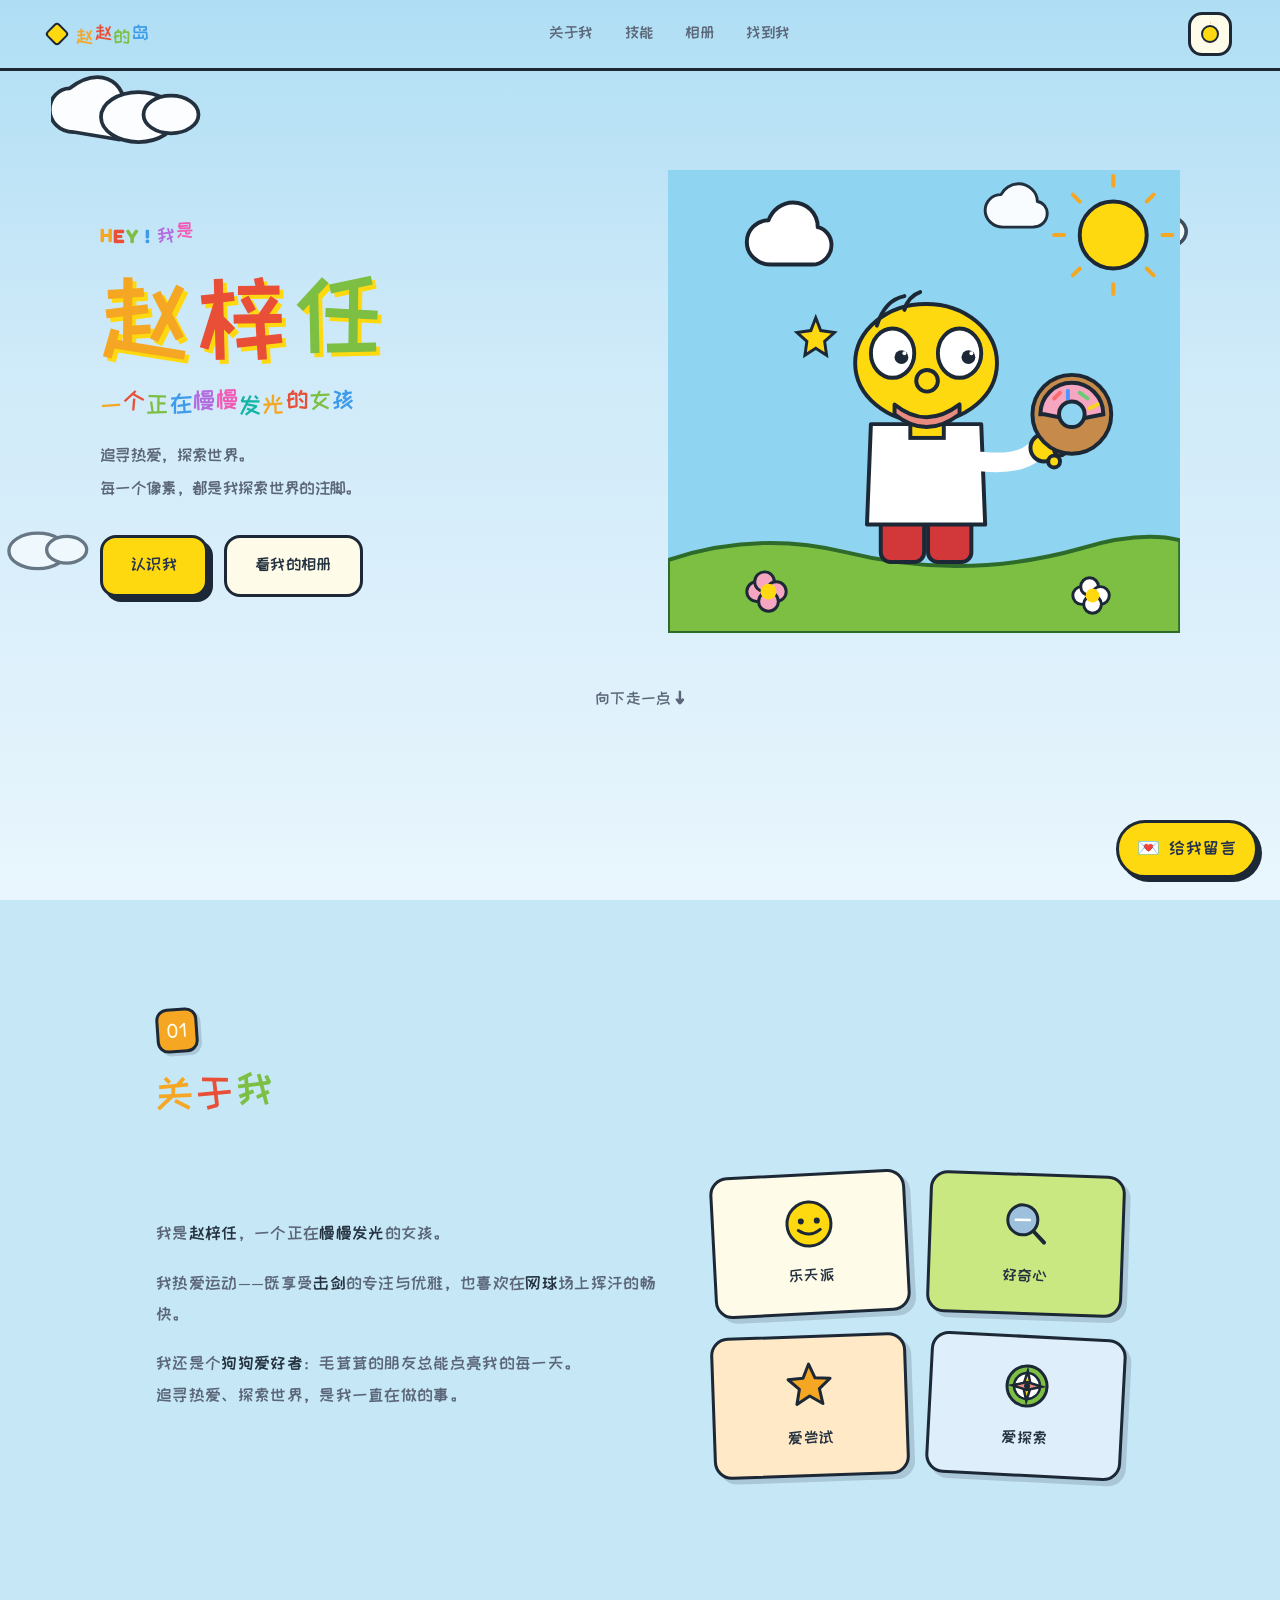
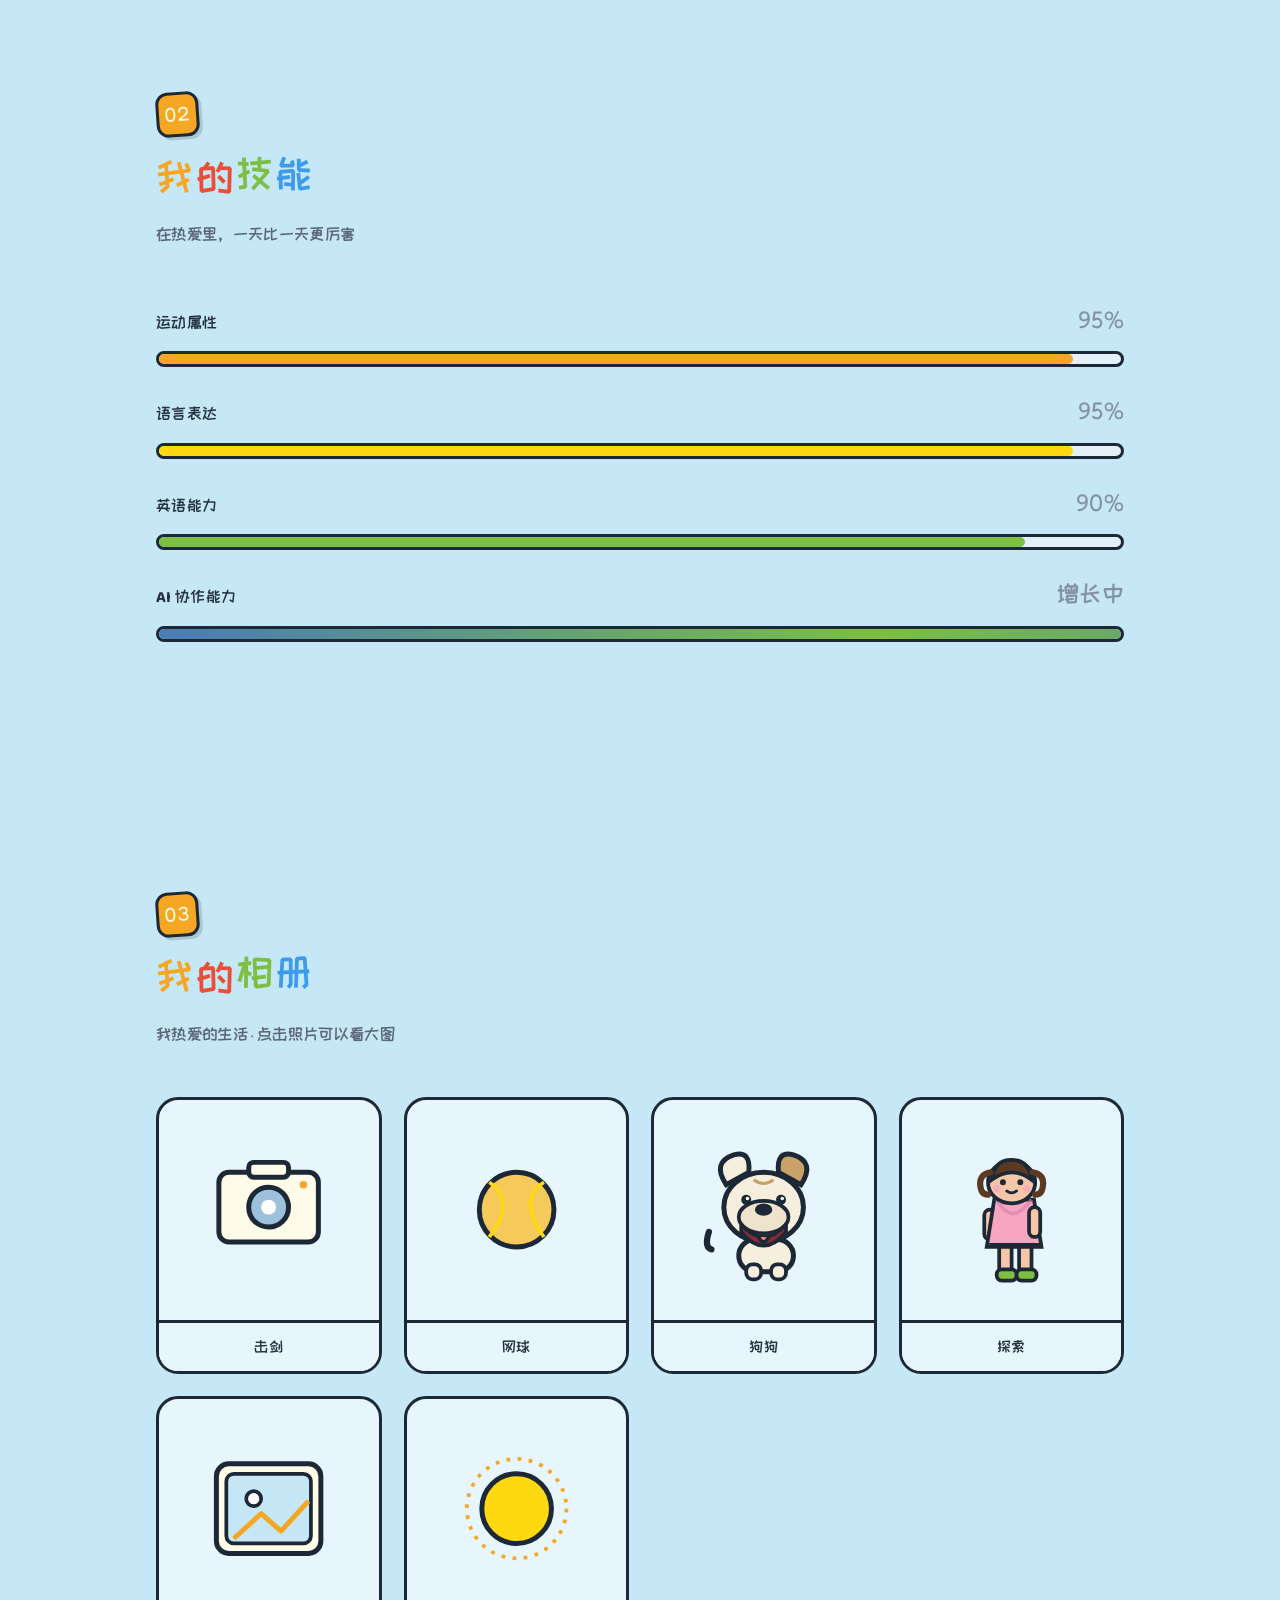
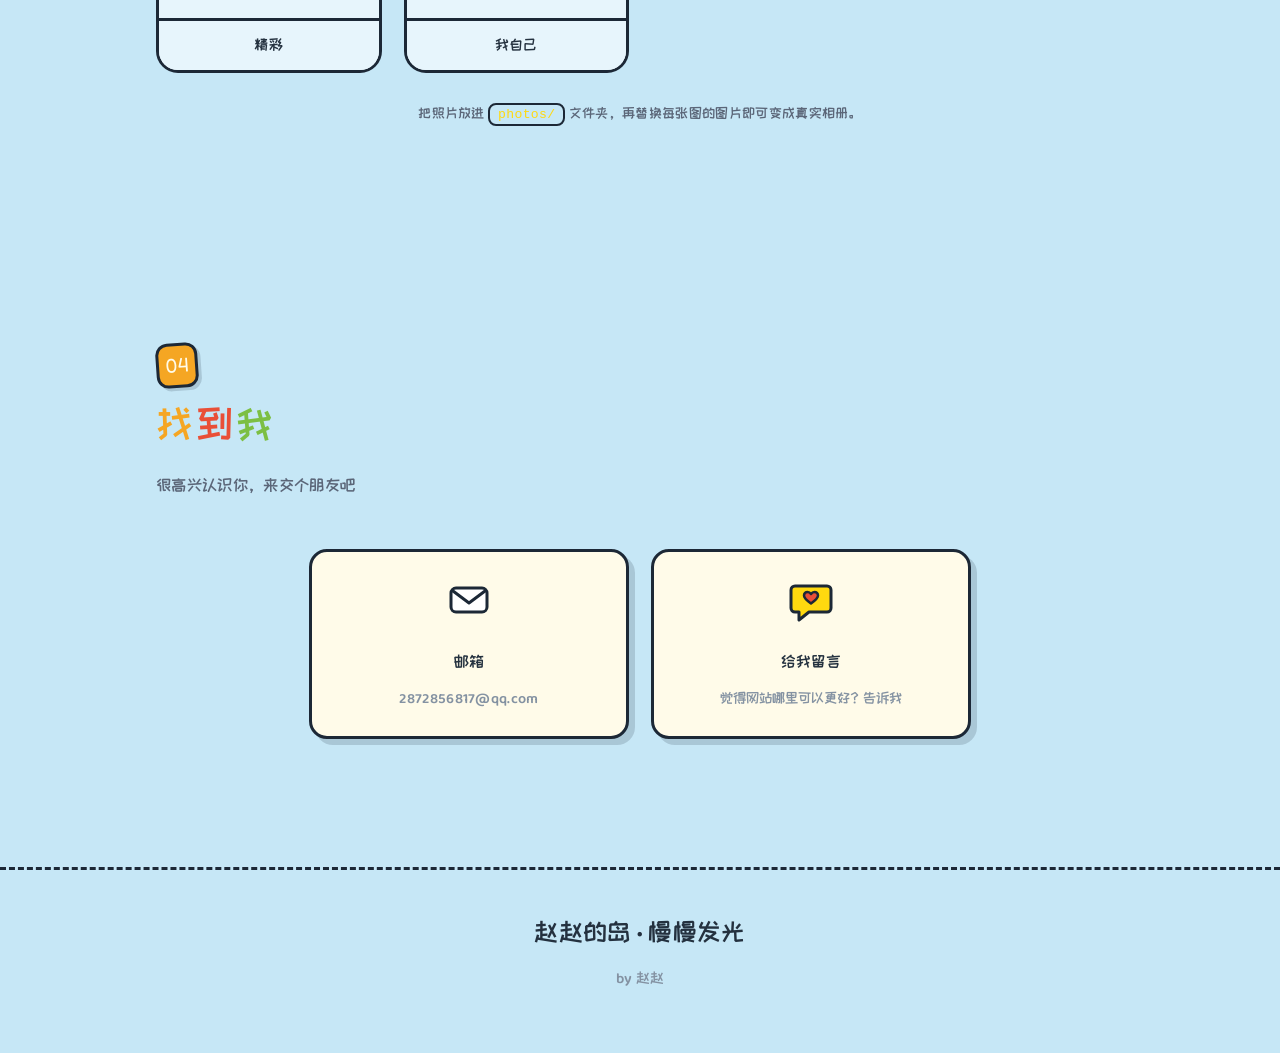
<file: index.html>
﻿<!DOCTYPE html>
<html lang="zh-CN" data-theme="light">
<head>
  <meta charset="UTF-8" />
  <meta name="viewport" content="width=device-width, initial-scale=1.0" />
  <title>赵梓任 · 一个正在慢慢发光的女孩</title>
  <meta name="description" content="赵梓任的个人网站 —— 击剑、网球、狗狗爱好者。一个正在慢慢发光的女孩。" />

  <!-- 卡通字体（已下载到本地 fonts/ 目录，不依赖 Google，
       访客网络访问不了 Google 时也不会回退成系统字体） -->
  <link rel="stylesheet" href="fonts.css?v=1" />

  <link rel="stylesheet" href="styles.css?v=6" />
</head>
<body>

  <!-- 天空背景：云朵 + 星星（纯装饰） -->
  <div class="sky" aria-hidden="true">
    <svg class="cloud c1" viewBox="0 0 120 60"><g fill="#fff" stroke="#1C2836" stroke-width="3" stroke-linejoin="round"><path d="M18 42c-11 0-19-8-19-18 0-9 7-17 16-17C20 3 28-2 37-2c12 0 21 9 21 20 7 2 12 8 12 15 0 9-7 15-16 15z" transform="translate(0 6)"/><ellipse cx="70" cy="36" rx="30" ry="20"/><ellipse cx="96" cy="34" rx="22" ry="15"/></g></svg>
    <svg class="cloud c2" viewBox="0 0 100 50"><g fill="#fff" stroke="#1C2836" stroke-width="3" stroke-linejoin="round"><ellipse cx="40" cy="30" rx="28" ry="18"/><ellipse cx="66" cy="28" rx="20" ry="14"/><path d="M10 30C2 30-4 24-4 16 2 8 12 6 18 10 20 2 30-2 38 0"/></g></svg>
    <svg class="cloud c3" viewBox="0 0 90 46"><g fill="#fff" stroke="#1C2836" stroke-width="3" stroke-linejoin="round"><ellipse cx="34" cy="26" rx="26" ry="16"/><ellipse cx="60" cy="25" rx="18" ry="12"/></g></svg>
    <span class="star s1">✦</span>
    <span class="star s2">✧</span>
    <span class="star s3">✦</span>
    <span class="star s4">✧</span>
  </div>

  <!-- 顶部导航 -->
  <header class="nav" id="nav">
    <a class="brand" href="#hero">
      <span class="brand-dot"></span>
      <span class="brand-name">赵赵的岛</span>
    </a>
    <nav class="nav-links" aria-label="主导航">
      <a href="#about">关于我</a>
      <a href="#skills">技能</a>
      <a href="#gallery">相册</a>
      <a href="#contact">找到我</a>
    </nav>
    <button class="theme-toggle" id="themeToggle" aria-label="切换深浅色主题" aria-pressed="false">
      <span class="tt-ico sun" aria-hidden="true"></span>
      <span class="tt-ico moon" aria-hidden="true"></span>
    </button>
  </header>

  <main>

    <!-- ============ ① HERO ============ -->
    <section class="hero" id="hero">
      <div class="hero-inner">
        <div class="hero-text">
          <p class="eyebrow reveal">Hey ! 我是</p>
          <h1 class="name reveal" style="--d:.08s">赵梓任</h1>
          <p class="tagline reveal" style="--d:.16s">一个正在慢慢发光的女孩</p>
          <p class="intro reveal" style="--d:.24s">
            追寻热爱，探索世界。<br />
            每一个像素，都是我探索世界的注脚。
          </p>
          <div class="hero-actions reveal" style="--d:.32s">
            <a class="btn btn-primary" href="#about">认识我</a>
            <a class="btn btn-ghost" href="#gallery">看我的相册</a>
          </div>
        </div>

        <!-- 辛普森风场景插画：黄色小人 + 甜甜圈 + 蓝天草地 -->
        <div class="hero-art reveal" style="--d:.2s" aria-hidden="true">
          <svg viewBox="0 0 520 470" role="img" aria-label="一个黄色皮肤的卡通小人拿着甜甜圈，站在蓝天下绿草地上">
            <!-- 天空 -->
            <rect x="0" y="0" width="520" height="470" fill="#8FD4F0"/>
            <!-- 太阳 -->
            <g>
              <circle cx="452" cy="66" r="34" fill="#FFD90F" stroke="#1C2836" stroke-width="4"/>
              <g stroke="#F5A623" stroke-width="4" stroke-linecap="round">
                <line x1="452" y1="16" x2="452" y2="6"/>
                <line x1="452" y1="116" x2="452" y2="126"/>
                <line x1="402" y1="66" x2="392" y2="66"/>
                <line x1="502" y1="66" x2="512" y2="66"/>
                <line x1="418" y1="32" x2="411" y2="25"/>
                <line x1="486" y1="100" x2="493" y2="107"/>
                <line x1="486" y1="32" x2="493" y2="25"/>
                <line x1="418" y1="100" x2="411" y2="107"/>
              </g>
            </g>
            <!-- 云朵 -->
            <g fill="#fff" stroke="#1C2836" stroke-width="4" stroke-linejoin="round">
              <path d="M104 96c-13 0-24-10-24-23 0-12 10-22 22-22 4-10 13-18 25-18 14 0 25 11 25 25 8 2 14 9 14 18 0 11-9 20-20 20z"/>
            </g>
            <g fill="#fff" stroke="#1C2836" stroke-width="3" opacity=".95" stroke-linejoin="round">
              <path d="M340 58c-10 0-18-8-18-17 0-9 7-16 16-16 3-6 10-11 18-11 10 0 19 8 19 18 6 1 10 6 10 12 0 8-6 14-15 14z"/>
            </g>
            <!-- 草地 -->
            <path d="M0 396 Q90 366 180 388 Q300 418 420 384 Q480 366 520 376 L520 470 L0 470 Z" fill="#7CBF43" stroke="#2E6B2A" stroke-width="4"/>
            <!-- 小花 -->
            <g fill="#F6A6C1" stroke="#1C2836" stroke-width="3">
              <circle cx="90" cy="428" r="10"/><circle cx="98" cy="418" r="10"/><circle cx="110" cy="428" r="10"/><circle cx="102" cy="438" r="10"/>
              <circle cx="102" cy="428" r="8" fill="#FFD90F" stroke="none"/>
            </g>
            <g fill="#fff" stroke="#1C2836" stroke-width="3">
              <circle cx="420" cy="432" r="9"/><circle cx="428" cy="423" r="9"/><circle cx="439" cy="432" r="9"/><circle cx="431" cy="441" r="9"/>
              <circle cx="431" cy="432" r="7" fill="#FFD90F" stroke="none"/>
            </g>
            <!-- 主角：辛普森风小人 -->
            <g>
              <!-- 裤子 -->
              <rect x="216" y="350" width="44" height="48" rx="10" fill="#D2373A" stroke="#1C2836" stroke-width="4"/>
              <rect x="264" y="350" width="44" height="48" rx="10" fill="#D2373A" stroke="#1C2836" stroke-width="4"/>
              <!-- 白T恤 -->
              <path d="M206 258 L318 258 L322 360 L202 360 Z" fill="#fff" stroke="#1C2836" stroke-width="4" stroke-linejoin="round"/>
              <!-- 右臂伸向甜甜圈 -->
              <path d="M318 296 Q356 300 372 286" fill="none" stroke="#1C2836" stroke-width="4"/>
              <path d="M318 296 Q356 300 372 286" fill="none" stroke="#fff" stroke-width="20" stroke-linecap="round"/>
              <!-- 手掌（4指卡通手） -->
              <g fill="#FFD90F" stroke="#1C2836" stroke-width="4" stroke-linejoin="round">
                <circle cx="382" cy="282" r="14"/>
                <circle cx="392" cy="270" r="6"/>
                <circle cx="398" cy="284" r="6"/>
                <circle cx="392" cy="296" r="6"/>
              </g>
              <!-- 脖子 -->
              <rect x="246" y="252" width="34" height="20" fill="#FFD90F" stroke="#1C2836" stroke-width="4"/>
              <!-- 头 -->
              <ellipse cx="262" cy="196" rx="72" ry="60" fill="#FFD90F" stroke="#1C2836" stroke-width="4"/>
              <!-- 头顶发丝 -->
              <path d="M212 158 q8 -26 28 -30" fill="none" stroke="#1C2836" stroke-width="4" stroke-linecap="round"/>
              <path d="M240 142 q4 -14 16 -18" fill="none" stroke="#1C2836" stroke-width="4" stroke-linecap="round"/>
              <!-- 大眼（凸出） -->
              <ellipse cx="228" cy="186" rx="22" ry="25" fill="#fff" stroke="#1C2836" stroke-width="4"/>
              <circle cx="237" cy="190" r="7" fill="#1C2836"/>
              <circle cx="240" cy="186" r="2" fill="#fff"/>
              <ellipse cx="296" cy="186" rx="22" ry="25" fill="#fff" stroke="#1C2836" stroke-width="4"/>
              <circle cx="305" cy="190" r="7" fill="#1C2836"/>
              <circle cx="308" cy="186" r="2" fill="#fff"/>
              <!-- 鼻子 -->
              <circle cx="263" cy="214" r="11" fill="#FFD90F" stroke="#1C2836" stroke-width="4"/>
              <!-- 大嘴（厚唇） -->
              <path d="M230 238 Q262 264 296 238 L296 248 Q262 274 230 248 Z" fill="#E98B7E" stroke="#1C2836" stroke-width="4" stroke-linejoin="round"/>
            </g>
            <!-- 甜甜圈 -->
            <g>
              <circle cx="410" cy="248" r="40" fill="#C68B4B" stroke="#1C2836" stroke-width="4"/>
              <path d="M378 248 a32 32 0 0 1 64 0 l-30 6 -30 -6 z" fill="#F6A6C1" stroke="#1C2836" stroke-width="4"/>
              <circle cx="410" cy="248" r="13" fill="#8FD4F0" stroke="#1C2836" stroke-width="4"/>
              <g stroke-width="4" stroke-linecap="round">
                <line x1="392" y1="232" x2="398" y2="226" stroke="#FF6B6B"/>
                <line x1="418" y1="226" x2="426" y2="232" stroke="#6BCB77"/>
                <line x1="406" y1="224" x2="406" y2="232" stroke="#4D96FF"/>
                <line x1="428" y1="242" x2="436" y2="238" stroke="#F9D423"/>
              </g>
            </g>
            <!-- 星星 -->
            <path d="M150 150 l5 13 14 2 -10 9 2 14 -11 -7 -11 7 2 -14 -10 -9 14 -2z" fill="#FFD90F" stroke="#1C2836" stroke-width="3"/>
          </svg>
        </div>
      </div>
      <a class="scroll-hint" href="#about" aria-label="向下滚动">向下走一点 <span class="arrow">↓</span></a>
    </section>

    <!-- ============ ② 关于我 ============ -->
    <section class="section" id="about">
      <div class="sec-head reveal">
        <span class="sec-num">01</span>
        <h2>关于我</h2>
      </div>
      <div class="about-grid">
        <div class="about-copy reveal">
          <p>
            我是<b>赵梓任</b>，一个正在<b>慢慢发光</b>的女孩。
          </p>
          <p>
            我热爱运动——既享受<b>击剑</b>的专注与优雅，也喜欢在<b>网球</b>场上挥汗的畅快。
          </p>
          <p>
            我还是个<b>狗狗爱好者</b>：毛茸茸的朋友总能点亮我的每一天。<br />
            追寻热爱、探索世界，是我一直在做的事。
          </p>
        </div>
        <div class="sticker-board reveal" style="--d:.12s" aria-hidden="true">
          <div class="sticker s1"><svg viewBox="0 0 56 56"><circle cx="28" cy="28" r="22" fill="#FFD90F" stroke="#1C2836" stroke-width="3"/><circle cx="20" cy="25" r="3" fill="#1C2836"/><circle cx="36" cy="25" r="3" fill="#1C2836"/><path d="M17 34 Q28 42 39 34" fill="none" stroke="#1C2836" stroke-width="3" stroke-linecap="round"/></svg>乐天派</div>
          <div class="sticker s2"><svg viewBox="0 0 56 56"><circle cx="24" cy="24" r="15" fill="#9DC0DD" stroke="#1C2836" stroke-width="3"/><line x1="35" y1="35" x2="46" y2="46" stroke="#1C2836" stroke-width="4" stroke-linecap="round"/><line x1="17" y1="24" x2="31" y2="24" stroke="#fff" stroke-width="2.5" stroke-linecap="round"/></svg>好奇心</div>
          <div class="sticker s3"><svg viewBox="0 0 56 56"><path d="M28 6 l6 14 15 1 -11 10 3 15 -13 -8 -13 8 3 -15 -11 -10 15 -1z" fill="#F5A623" stroke="#1C2836" stroke-width="3" stroke-linejoin="round"/></svg>爱尝试</div>
          <div class="sticker s4"><svg viewBox="0 0 56 56"><circle cx="28" cy="28" r="20" fill="#7CBF43" stroke="#1C2836" stroke-width="3"/><circle cx="28" cy="28" r="13" fill="#fff" stroke="#1C2836" stroke-width="2.5"/><path d="M28 13 L32 28 L28 43 L24 28 Z" fill="#FFD90F" stroke="#1C2836" stroke-width="2.5"/><path d="M13 28 L28 24 L43 28 L28 32 Z" fill="#E98B7E" stroke="#1C2836" stroke-width="2.5"/><circle cx="28" cy="28" r="3" fill="#1C2836"/></svg>爱探索</div>
        </div>
      </div>
    </section>

    <!-- ============ ③ 我的技能 ============ -->
    <section class="section" id="skills">
      <div class="sec-head reveal">
        <span class="sec-num">02</span>
        <h2>我的技能</h2>
        <p class="sec-sub">在热爱里，一天比一天更厉害</p>
      </div>

      <div class="skill-list">
        <div class="skill reveal">
          <div class="skill-top"><span class="skill-name">运动属性</span><span class="skill-val">95%</span></div>
          <div class="skill-bar"><span class="skill-fill" data-w="95" style="--c:#F5A623"></span></div>
        </div>
        <div class="skill reveal">
          <div class="skill-top"><span class="skill-name">语言表达</span><span class="skill-val">95%</span></div>
          <div class="skill-bar"><span class="skill-fill" data-w="95" style="--c:#FFD90F"></span></div>
        </div>
        <div class="skill reveal">
          <div class="skill-top"><span class="skill-name">英语能力</span><span class="skill-val">90%</span></div>
          <div class="skill-bar"><span class="skill-fill" data-w="90" style="--c:#7CBF43"></span></div>
        </div>
        <div class="skill reveal">
          <div class="skill-top"><span class="skill-name">AI 协作能力</span><span class="skill-val">增长中</span></div>
          <div class="skill-bar"><span class="skill-fill growing" style="--c:#4A7BB5"></span></div>
        </div>
      </div>
    </section>

    <!-- ============ ④ 相册 ============ -->
    <section class="section" id="gallery">
      <div class="sec-head reveal">
        <span class="sec-num">03</span>
        <h2>我的相册</h2>
        <p class="sec-sub">我热爱的生活 · 点击照片可以看大图</p>
      </div>

      <div class="gallery-grid" id="galleryGrid">
        <!-- 6 个相框（当前为占位，替换成你的真实照片即可） -->
        <figure class="ph reveal" data-title="我的击剑时刻"><div class="ph-slot"><svg viewBox="0 0 120 120"><rect x="20" y="30" width="80" height="56" rx="8" fill="#FFFBE9" stroke="#1C2836" stroke-width="4"/><rect x="44" y="22" width="32" height="12" rx="4" fill="#FFFBE9" stroke="#1C2836" stroke-width="4"/><circle cx="60" cy="58" r="16" fill="#9DC0DD" stroke="#1C2836" stroke-width="4"/><circle cx="60" cy="58" r="6" fill="#FFF"/><circle cx="88" cy="40" r="3" fill="#F5A623"/></svg></div><figcaption>击剑</figcaption></figure>
        <figure class="ph reveal" data-title="网球时光"><div class="ph-slot"><svg viewBox="0 0 120 120"><circle cx="60" cy="60" r="30" fill="#F6C95B" stroke="#1C2836" stroke-width="4"/><path d="M38 38 Q60 52 38 82 M82 38 Q60 52 82 82" fill="none" stroke="#FFD90F" stroke-width="3"/></svg></div><figcaption>网球</figcaption></figure>
        <figure class="ph reveal" data-title="汪汪小法斗"><div class="ph-slot"><svg viewBox="0 0 120 120"><style>
          @keyframes dogBark{0%,42%,100%{transform:scaleY(0)}14%,30%{transform:scaleY(1)}}
          .dog-mouth{transform-box:fill-box;transform-origin:top;animation:dogBark 1.25s ease-in-out infinite}
          @keyframes woofPop{0%,42%,100%{opacity:0}16%,30%{opacity:1;transform:translateY(-6px)}}
          .woof{transform-box:fill-box;transform-origin:center;animation:woofPop 1.25s ease-in-out infinite;opacity:0}
          @keyframes earWiggle{0%,100%{transform:rotate(0)}22%{transform:rotate(-7deg)}40%{transform:rotate(5deg)}}
          .dog-ear{transform-box:fill-box;transform-origin:center;animation:earWiggle 1.25s ease-in-out infinite}
          @keyframes tailWag{0%,100%{transform:rotate(10deg)}50%{transform:rotate(-10deg)}}
          .dog-tail{transform-box:fill-box;transform-origin:bottom left;animation:tailWag .5s ease-in-out infinite}
        </style>
          <!-- 尾巴 -->
          <path class="dog-tail" d="M18 92 q-6 -2 -2 -14" fill="none" stroke="#1C2836" stroke-width="5" stroke-linecap="round"/>
          <!-- 身体 -->
          <rect x="40" y="84" width="44" height="26" rx="13" fill="#F7EFDE" stroke="#1C2836" stroke-width="4"/>
          <!-- 前爪 -->
          <rect x="46" y="104" width="12" height="12" rx="5" fill="#F7EFDE" stroke="#1C2836" stroke-width="3"/>
          <rect x="66" y="104" width="12" height="12" rx="5" fill="#F7EFDE" stroke="#1C2836" stroke-width="3"/>
          <!-- 蝙蝠耳 -->
          <path class="dog-ear" d="M30 40 q-12 -18 6 -24 q14 -4 12 14 z" fill="#F7EFDE" stroke="#1C2836" stroke-width="4"/>
          <path class="dog-ear" d="M90 40 q12 -18 -6 -24 q-14 -4 -12 14 z" fill="#C9A268" stroke="#1C2836" stroke-width="4"/>
          <!-- 头部 -->
          <ellipse cx="60" cy="58" rx="32" ry="28" fill="#F7EFDE" stroke="#1C2836" stroke-width="4"/>
          <!-- 额纹 -->
          <path d="M52 36 q8 6 16 0" fill="none" stroke="#C9A268" stroke-width="2.5"/>
          <!-- 眼睛 -->
          <circle cx="46" cy="52" r="4" fill="#1C2836"/><circle cx="47" cy="51" r="1.4" fill="#fff"/>
          <circle cx="74" cy="52" r="4" fill="#1C2836"/><circle cx="75" cy="51" r="1.4" fill="#fff"/>
          <!-- 短吻 -->
          <ellipse cx="60" cy="66" rx="20" ry="13" fill="#EFE3CC" stroke="#1C2836" stroke-width="3"/>
          <!-- 鼻子 -->
          <ellipse cx="60" cy="60" rx="7" ry="5" fill="#1C2836"/>
          <!-- 汪汪嘴 -->
          <g class="dog-mouth">
            <path d="M42 72 Q60 92 78 72 L78 78 Q60 100 42 78 Z" fill="#8A2B34" stroke="#1C2836" stroke-width="3"/>
            <path d="M56 82 q4 8 8 0" fill="#E98B7E" stroke="#1C2836" stroke-width="3"/>
          </g>
          <!-- 叫声气泡 -->
          <text class="woof" x="34" y="34" font-family="'ZCOOL KuaiLe',sans-serif" font-size="15" fill="#F5A623" stroke="#1C2836" stroke-width="1">汪</text>
          <text class="woof" x="78" y="30" font-family="'ZCOOL KuaiLe',sans-serif" font-size="13" fill="#F5A623" stroke="#1C2836" stroke-width="1">汪</text>
        </svg></div><figcaption>狗狗</figcaption></figure>
        <figure class="ph reveal" data-title="奔跑的小女孩"><div class="ph-slot"><svg viewBox="0 0 120 120"><style>
          @keyframes legA{0%,100%{transform:rotate(-26deg)}50%{transform:rotate(26deg)}}
          @keyframes legB{0%,100%{transform:rotate(26deg)}50%{transform:rotate(-26deg)}}
          .run-legA{transform-box:fill-box;transform-origin:top center;animation:legA .55s ease-in-out infinite}
          .run-legB{transform-box:fill-box;transform-origin:top center;animation:legB .55s ease-in-out infinite}
          @keyframes armA{0%,100%{transform:rotate(28deg)}50%{transform:rotate(-28deg)}}
          @keyframes armB{0%,100%{transform:rotate(-28deg)}50%{transform:rotate(28deg)}}
          .run-armA{transform-box:fill-box;transform-origin:top center;animation:armA .55s ease-in-out infinite}
          .run-armB{transform-box:fill-box;transform-origin:top center;animation:armB .55s ease-in-out infinite}
          @keyframes pig{0%,100%{transform:rotate(-20deg)}50%{transform:rotate(20deg)}}
          .run-pig{transform-box:fill-box;transform-origin:top center;animation:pig .55s ease-in-out infinite}
          @keyframes bob{0%,100%{transform:translateY(0)}50%{transform:translateY(-5px)}}
          .run-body{transform-box:fill-box;transform-origin:center;animation:bob .55s ease-in-out infinite}
        </style>
          <g class="run-body">
            <!-- 后腿 -->
            <g class="run-legB">
              <rect x="50" y="86" width="10" height="26" rx="5" fill="#F6C6A9" stroke="#1C2836" stroke-width="3"/>
              <rect x="48" y="108" width="16" height="9" rx="4" fill="#7CBF43" stroke="#1C2836" stroke-width="3"/>
            </g>
            <!-- 前腿 -->
            <g class="run-legA">
              <rect x="66" y="86" width="10" height="26" rx="5" fill="#F6C6A9" stroke="#1C2836" stroke-width="3"/>
              <rect x="64" y="108" width="16" height="9" rx="4" fill="#7CBF43" stroke="#1C2836" stroke-width="3"/>
            </g>
            <!-- 后背手臂 -->
            <g class="run-armB">
              <rect x="38" y="60" width="9" height="24" rx="4.5" fill="#F6C6A9" stroke="#1C2836" stroke-width="3"/>
            </g>
            <!-- 裙子 -->
            <path d="M46 52 L78 52 L84 90 L40 90 Z" fill="#F6A6C1" stroke="#1C2836" stroke-width="3"/>
            <path d="M42 88 L84 88" stroke="#1C2836" stroke-width="2.5"/>
            <path d="M48 52 Q60 74 76 52" fill="none" stroke="#D980A5" stroke-width="3" opacity=".6"/>
            <!-- 胸前手臂 -->
            <g class="run-armA">
              <rect x="74" y="58" width="9" height="24" rx="4.5" fill="#F6C6A9" stroke="#1C2836" stroke-width="3"/>
            </g>
            <!-- 头 -->
            <ellipse cx="60" cy="38" rx="19" ry="17" fill="#F6C6A9" stroke="#1C2836" stroke-width="3"/>
            <!-- 刘海 -->
            <path d="M44 36 q2 -16 16 -16 q14 0 16 16 q-8 -6 -16 -6 q-8 0 -16 6z" fill="#5C3A21" stroke="#1C2836" stroke-width="3"/>
            <!-- 羊角辫 -->
            <g class="run-pig"><path d="M43 30 q-10 2 -8 12 q1 6 6 6" fill="none" stroke="#5C3A21" stroke-width="5" stroke-linecap="round"/></g>
            <g class="run-pig"><path d="M77 30 q10 2 8 12 q-1 6 -6 6" fill="none" stroke="#5C3A21" stroke-width="5" stroke-linecap="round"/></g>
            <!-- 眼睛+腮红 -->
            <circle cx="53" cy="38" r="2.4" fill="#1C2836"/>
            <circle cx="67" cy="38" r="2.4" fill="#1C2836"/>
            <circle cx="48" cy="43" r="3" fill="#F6A6C1" opacity=".7"/>
            <circle cx="72" cy="43" r="3" fill="#F6A6C1" opacity=".7"/>
            <!-- 微笑 -->
            <path d="M56 45 Q60 48 64 45" fill="none" stroke="#1C2836" stroke-width="2.2" stroke-linecap="round"/>
          </g>
        </svg></div><figcaption>探索</figcaption></figure>
        <figure class="ph reveal" data-title="运动瞬间"><div class="ph-slot"><svg viewBox="0 0 120 120"><rect x="18" y="24" width="84" height="72" rx="10" fill="#FFFBE9" stroke="#1C2836" stroke-width="4"/><rect x="26" y="32" width="68" height="56" rx="6" fill="#C6E7F6" stroke="#1C2836" stroke-width="3"/><path d="M32 84 l22 -20 16 14 22 -24" fill="none" stroke="#F5A623" stroke-width="4" stroke-linejoin="round"/><circle cx="48" cy="52" r="6" fill="#fff" stroke="#1C2836" stroke-width="3"/></svg></div><figcaption>精彩</figcaption></figure>
        <figure class="ph reveal" data-title="慢慢发光的我"><div class="ph-slot"><svg viewBox="0 0 120 120"><circle cx="60" cy="60" r="28" fill="#FFD90F" stroke="#1C2836" stroke-width="4"/><circle cx="60" cy="60" r="40" fill="none" stroke="#F5A623" stroke-width="3" stroke-dasharray="3 6"/></svg></div><figcaption>我自己</figcaption></figure>
      </div>

      <p class="gallery-note reveal">把照片放进 <code>photos/</code> 文件夹，再替换每张图的图片即可变成真实相册。</p>
    </section>

    <!-- ============ ⑤ 联系 ============ -->
    <section class="section" id="contact">
      <div class="sec-head reveal">
        <span class="sec-num">04</span>
        <h2>找到我</h2>
        <p class="sec-sub">很高兴认识你，来交个朋友吧</p>
      </div>

      <div class="contact-grid">
        <a class="contact-card reveal" href="mailto:2872856817@qq.com" target="_blank" rel="noopener">
          <span class="cc-ico"><svg viewBox="0 0 48 48"><rect x="6" y="12" width="36" height="24" rx="5" fill="#fff" stroke="#1C2836" stroke-width="3"/><path d="M8 15 l16 12 16-12" fill="none" stroke="#1C2836" stroke-width="3" stroke-linecap="round" stroke-linejoin="round"/></svg></span>
          <span class="cc-title">邮箱</span><span class="cc-sub">2872856817@qq.com</span>
        </a>

        <button class="contact-card contact-card--btn reveal" type="button" data-fbopen aria-label="打开留言反馈框">
          <span class="cc-ico"><svg viewBox="0 0 48 48"><path d="M8 10h32a4 4 0 0 1 4 4v18a4 4 0 0 1-4 4H22l-10 8v-8H8a4 4 0 0 1-4-4V14a4 4 0 0 1 4-4z" fill="#FFD90F" stroke="#1C2836" stroke-width="3" stroke-linejoin="round"/><path d="M24 27.5c-4.5-3.2-7-5.5-7-8 0-2 1.5-3.5 3.5-3.5 1.3 0 2.6.7 3.5 2 .9-1.3 2.2-2 3.5-2 2 0 3.5 1.5 3.5 3.5 0 2.5-2.5 4.8-7 8z" fill="#E94F37" stroke="#1C2836" stroke-width="2.5" stroke-linejoin="round"/></svg></span>
          <span class="cc-title">给我留言</span><span class="cc-sub">觉得网站哪里可以更好？告诉我</span>
        </button>
      </div>
    </section>

  </main>

  <!-- 页脚 -->
  <footer class="footer">
    <p class="footer-brand">赵赵的岛 · 慢慢发光</p>
    <p class="footer-note">by <b>赵赵</b></p>
  </footer>

  <!-- 相册灯箱 -->
  <div class="lightbox" id="lightbox" aria-hidden="true" role="dialog" aria-modal="true">
    <div class="lightbox-backdrop" data-lbclose></div>
    <button class="modal-close lb-close" data-lbclose aria-label="关闭大图">×</button>
    <figure class="lightbox-fig" id="lbFig"></figure>
    <p class="lightbox-title" id="lbTitle"></p>
  </div>

  <!-- 悬浮入口：给我留言 -->
  <button class="fb-fab" id="fbFab" type="button" data-fbopen aria-label="打开留言反馈框" title="给我留言">
    <span class="fb-fab-emo" aria-hidden="true">💌</span>
    <span class="fb-fab-txt">给我留言</span>
  </button>

  <!-- 留言反馈弹窗（提交后可在 Netlify 后台 Forms 里查看） -->
  <div class="fb-modal" id="fbModal" aria-hidden="true" role="dialog" aria-modal="true" aria-labelledby="fbTitle">
    <div class="fb-backdrop" data-fbclose></div>

    <div class="fb-card" role="document">
      <button class="modal-close fb-close" type="button" data-fbclose aria-label="关闭留言框">×</button>

      <!-- ① 写留言 -->
      <div class="fb-view" id="fbFormView">
        <div class="fb-head">
          <span class="fb-emo" aria-hidden="true">💌</span>
          <h3 class="fb-title" id="fbTitle">给我留言 <small>FEEDBACK</small></h3>
        </div>
        <p class="fb-desc">觉得网站哪里好看、哪里想吐槽，或者想让我加点什么，都可以写给我～</p>

        <form id="fbForm" name="feedback" method="POST" data-netlify="true" netlify-honeypot="bot-field" action="/?fb=thanks">
          <input type="hidden" name="form-name" value="feedback" />
          <p class="fb-trap" aria-hidden="true">
            <label>请勿填写<input name="bot-field" tabindex="-1" autocomplete="off" /></label>
          </p>

          <label class="fb-field">
            <span class="fb-label">你的昵称 <i>（可以不填）</i></span>
            <input type="text" name="nickname" maxlength="24" placeholder="比如：小明" autocomplete="nickname" />
          </label>

          <div class="fb-field">
            <span class="fb-label">给网站打个分 <i>（可以不点）</i></span>
            <div class="fb-stars" id="fbStars" role="radiogroup" aria-label="网站评分">
              <button type="button" class="fb-star" data-v="1" aria-label="1 分">★</button>
              <button type="button" class="fb-star" data-v="2" aria-label="2 分">★</button>
              <button type="button" class="fb-star" data-v="3" aria-label="3 分">★</button>
              <button type="button" class="fb-star" data-v="4" aria-label="4 分">★</button>
              <button type="button" class="fb-star" data-v="5" aria-label="5 分">★</button>
              <span class="fb-score" id="fbScore">还没打分</span>
            </div>
            <input type="hidden" name="rating" id="fbRating" value="" />
          </div>

          <label class="fb-field">
            <span class="fb-label">想对我说的话 <b>（必填）</b></span>
            <textarea name="message" id="fbMsg" rows="4" maxlength="800" required placeholder="随便写点什么都可以…"></textarea>
            <span class="fb-count" id="fbCount">0 / 800</span>
          </label>

          <label class="fb-field">
            <span class="fb-label">怎么联系你 <i>（可以不填，方便我回复你）</i></span>
            <input type="text" name="contact" maxlength="60" placeholder="邮箱 / 微信 / QQ 都行" autocomplete="off" />
          </label>

          <div class="fb-actions">
            <button class="btn btn-primary" type="submit" id="fbSubmit">发送留言</button>
            <button class="btn btn-ghost" type="button" data-fbclose>先不写了</button>
          </div>
          <p class="fb-status" id="fbStatus" role="status" aria-live="polite"></p>
        </form>
      </div>

      <!-- ② 发送成功 -->
      <div class="fb-view fb-done" id="fbDoneView" hidden>
        <span class="fb-done-emo" aria-hidden="true">🎉</span>
        <h3 class="fb-title fb-done-title">收到啦，谢谢你！</h3>
        <p class="fb-desc">每一条留言赵赵都会看的，祝你今天也开开心心～</p>
        <div class="fb-actions">
          <button class="btn btn-primary" type="button" data-fbclose>好耶</button>
        </div>
      </div>
    </div>
  </div>

  <script src="script.js?v=5"></script>
</body>
</html>
</file>
<file: fonts.css>
/* 自托管字体：由 scripts/vendor-fonts.py 自动生成，请勿手改。
   来源 Google Fonts（ZCOOL KuaiLe / Baloo 2 / Fredoka），
   下载到本地是为了不依赖 Google 的字体 CDN，避免访客网络
   访问不了 Google 时字体静默回退。
   保留了 unicode-range，浏览器只会下载页面真正用到的分片。 */
/* devanagari */
@font-face {
  font-family: 'Baloo 2';
  font-style: normal;
  font-weight: 400;
  font-display: swap;
  src: url(fonts/f000.woff2) format('woff2');
  unicode-range: U+0900-097F, U+1CD0-1CF9, U+200C-200D, U+20A8, U+20B9, U+20F0, U+25CC, U+A830-A839, U+A8E0-A8FF, U+11B00-11B09;
}
/* vietnamese */
@font-face {
  font-family: 'Baloo 2';
  font-style: normal;
  font-weight: 400;
  font-display: swap;
  src: url(fonts/f001.woff2) format('woff2');
  unicode-range: U+0102-0103, U+0110-0111, U+0128-0129, U+0168-0169, U+01A0-01A1, U+01AF-01B0, U+0300-0301, U+0303-0304, U+0308-0309, U+0323, U+0329, U+1EA0-1EF9, U+20AB;
}
/* latin-ext */
@font-face {
  font-family: 'Baloo 2';
  font-style: normal;
  font-weight: 400;
  font-display: swap;
  src: url(fonts/f002.woff2) format('woff2');
  unicode-range: U+0100-02BA, U+02BD-02C5, U+02C7-02CC, U+02CE-02D7, U+02DD-02FF, U+0304, U+0308, U+0329, U+1D00-1DBF, U+1E00-1E9F, U+1EF2-1EFF, U+2020, U+20A0-20AB, U+20AD-20C0, U+2113, U+2C60-2C7F, U+A720-A7FF;
}
/* latin */
@font-face {
  font-family: 'Baloo 2';
  font-style: normal;
  font-weight: 400;
  font-display: swap;
  src: url(fonts/f003.woff2) format('woff2');
  unicode-range: U+0000-00FF, U+0131, U+0152-0153, U+02BB-02BC, U+02C6, U+02DA, U+02DC, U+0304, U+0308, U+0329, U+2000-206F, U+20AC, U+2122, U+2191, U+2193, U+2212, U+2215, U+FEFF, U+FFFD;
}
/* devanagari */
@font-face {
  font-family: 'Baloo 2';
  font-style: normal;
  font-weight: 500;
  font-display: swap;
  src: url(fonts/f000.woff2) format('woff2');
  unicode-range: U+0900-097F, U+1CD0-1CF9, U+200C-200D, U+20A8, U+20B9, U+20F0, U+25CC, U+A830-A839, U+A8E0-A8FF, U+11B00-11B09;
}
/* vietnamese */
@font-face {
  font-family: 'Baloo 2';
  font-style: normal;
  font-weight: 500;
  font-display: swap;
  src: url(fonts/f001.woff2) format('woff2');
  unicode-range: U+0102-0103, U+0110-0111, U+0128-0129, U+0168-0169, U+01A0-01A1, U+01AF-01B0, U+0300-0301, U+0303-0304, U+0308-0309, U+0323, U+0329, U+1EA0-1EF9, U+20AB;
}
/* latin-ext */
@font-face {
  font-family: 'Baloo 2';
  font-style: normal;
  font-weight: 500;
  font-display: swap;
  src: url(fonts/f002.woff2) format('woff2');
  unicode-range: U+0100-02BA, U+02BD-02C5, U+02C7-02CC, U+02CE-02D7, U+02DD-02FF, U+0304, U+0308, U+0329, U+1D00-1DBF, U+1E00-1E9F, U+1EF2-1EFF, U+2020, U+20A0-20AB, U+20AD-20C0, U+2113, U+2C60-2C7F, U+A720-A7FF;
}
/* latin */
@font-face {
  font-family: 'Baloo 2';
  font-style: normal;
  font-weight: 500;
  font-display: swap;
  src: url(fonts/f003.woff2) format('woff2');
  unicode-range: U+0000-00FF, U+0131, U+0152-0153, U+02BB-02BC, U+02C6, U+02DA, U+02DC, U+0304, U+0308, U+0329, U+2000-206F, U+20AC, U+2122, U+2191, U+2193, U+2212, U+2215, U+FEFF, U+FFFD;
}
/* devanagari */
@font-face {
  font-family: 'Baloo 2';
  font-style: normal;
  font-weight: 600;
  font-display: swap;
  src: url(fonts/f000.woff2) format('woff2');
  unicode-range: U+0900-097F, U+1CD0-1CF9, U+200C-200D, U+20A8, U+20B9, U+20F0, U+25CC, U+A830-A839, U+A8E0-A8FF, U+11B00-11B09;
}
/* vietnamese */
@font-face {
  font-family: 'Baloo 2';
  font-style: normal;
  font-weight: 600;
  font-display: swap;
  src: url(fonts/f001.woff2) format('woff2');
  unicode-range: U+0102-0103, U+0110-0111, U+0128-0129, U+0168-0169, U+01A0-01A1, U+01AF-01B0, U+0300-0301, U+0303-0304, U+0308-0309, U+0323, U+0329, U+1EA0-1EF9, U+20AB;
}
/* latin-ext */
@font-face {
  font-family: 'Baloo 2';
  font-style: normal;
  font-weight: 600;
  font-display: swap;
  src: url(fonts/f002.woff2) format('woff2');
  unicode-range: U+0100-02BA, U+02BD-02C5, U+02C7-02CC, U+02CE-02D7, U+02DD-02FF, U+0304, U+0308, U+0329, U+1D00-1DBF, U+1E00-1E9F, U+1EF2-1EFF, U+2020, U+20A0-20AB, U+20AD-20C0, U+2113, U+2C60-2C7F, U+A720-A7FF;
}
/* latin */
@font-face {
  font-family: 'Baloo 2';
  font-style: normal;
  font-weight: 600;
  font-display: swap;
  src: url(fonts/f003.woff2) format('woff2');
  unicode-range: U+0000-00FF, U+0131, U+0152-0153, U+02BB-02BC, U+02C6, U+02DA, U+02DC, U+0304, U+0308, U+0329, U+2000-206F, U+20AC, U+2122, U+2191, U+2193, U+2212, U+2215, U+FEFF, U+FFFD;
}
/* devanagari */
@font-face {
  font-family: 'Baloo 2';
  font-style: normal;
  font-weight: 700;
  font-display: swap;
  src: url(fonts/f000.woff2) format('woff2');
  unicode-range: U+0900-097F, U+1CD0-1CF9, U+200C-200D, U+20A8, U+20B9, U+20F0, U+25CC, U+A830-A839, U+A8E0-A8FF, U+11B00-11B09;
}
/* vietnamese */
@font-face {
  font-family: 'Baloo 2';
  font-style: normal;
  font-weight: 700;
  font-display: swap;
  src: url(fonts/f001.woff2) format('woff2');
  unicode-range: U+0102-0103, U+0110-0111, U+0128-0129, U+0168-0169, U+01A0-01A1, U+01AF-01B0, U+0300-0301, U+0303-0304, U+0308-0309, U+0323, U+0329, U+1EA0-1EF9, U+20AB;
}
/* latin-ext */
@font-face {
  font-family: 'Baloo 2';
  font-style: normal;
  font-weight: 700;
  font-display: swap;
  src: url(fonts/f002.woff2) format('woff2');
  unicode-range: U+0100-02BA, U+02BD-02C5, U+02C7-02CC, U+02CE-02D7, U+02DD-02FF, U+0304, U+0308, U+0329, U+1D00-1DBF, U+1E00-1E9F, U+1EF2-1EFF, U+2020, U+20A0-20AB, U+20AD-20C0, U+2113, U+2C60-2C7F, U+A720-A7FF;
}
/* latin */
@font-face {
  font-family: 'Baloo 2';
  font-style: normal;
  font-weight: 700;
  font-display: swap;
  src: url(fonts/f003.woff2) format('woff2');
  unicode-range: U+0000-00FF, U+0131, U+0152-0153, U+02BB-02BC, U+02C6, U+02DA, U+02DC, U+0304, U+0308, U+0329, U+2000-206F, U+20AC, U+2122, U+2191, U+2193, U+2212, U+2215, U+FEFF, U+FFFD;
}
/* hebrew */
@font-face {
  font-family: 'Fredoka';
  font-style: normal;
  font-weight: 400;
  font-stretch: 100%;
  font-display: swap;
  src: url(fonts/f004.woff2) format('woff2');
  unicode-range: U+0307-0308, U+0590-05FF, U+200C-2010, U+20AA, U+25CC, U+FB1D-FB4F;
}
/* latin-ext */
@font-face {
  font-family: 'Fredoka';
  font-style: normal;
  font-weight: 400;
  font-stretch: 100%;
  font-display: swap;
  src: url(fonts/f005.woff2) format('woff2');
  unicode-range: U+0100-02BA, U+02BD-02C5, U+02C7-02CC, U+02CE-02D7, U+02DD-02FF, U+0304, U+0308, U+0329, U+1D00-1DBF, U+1E00-1E9F, U+1EF2-1EFF, U+2020, U+20A0-20AB, U+20AD-20C0, U+2113, U+2C60-2C7F, U+A720-A7FF;
}
/* latin */
@font-face {
  font-family: 'Fredoka';
  font-style: normal;
  font-weight: 400;
  font-stretch: 100%;
  font-display: swap;
  src: url(fonts/f006.woff2) format('woff2');
  unicode-range: U+0000-00FF, U+0131, U+0152-0153, U+02BB-02BC, U+02C6, U+02DA, U+02DC, U+0304, U+0308, U+0329, U+2000-206F, U+20AC, U+2122, U+2191, U+2193, U+2212, U+2215, U+FEFF, U+FFFD;
}
/* hebrew */
@font-face {
  font-family: 'Fredoka';
  font-style: normal;
  font-weight: 600;
  font-stretch: 100%;
  font-display: swap;
  src: url(fonts/f004.woff2) format('woff2');
  unicode-range: U+0307-0308, U+0590-05FF, U+200C-2010, U+20AA, U+25CC, U+FB1D-FB4F;
}
/* latin-ext */
@font-face {
  font-family: 'Fredoka';
  font-style: normal;
  font-weight: 600;
  font-stretch: 100%;
  font-display: swap;
  src: url(fonts/f005.woff2) format('woff2');
  unicode-range: U+0100-02BA, U+02BD-02C5, U+02C7-02CC, U+02CE-02D7, U+02DD-02FF, U+0304, U+0308, U+0329, U+1D00-1DBF, U+1E00-1E9F, U+1EF2-1EFF, U+2020, U+20A0-20AB, U+20AD-20C0, U+2113, U+2C60-2C7F, U+A720-A7FF;
}
/* latin */
@font-face {
  font-family: 'Fredoka';
  font-style: normal;
  font-weight: 600;
  font-stretch: 100%;
  font-display: swap;
  src: url(fonts/f006.woff2) format('woff2');
  unicode-range: U+0000-00FF, U+0131, U+0152-0153, U+02BB-02BC, U+02C6, U+02DA, U+02DC, U+0304, U+0308, U+0329, U+2000-206F, U+20AC, U+2122, U+2191, U+2193, U+2212, U+2215, U+FEFF, U+FFFD;
}
/* hebrew */
@font-face {
  font-family: 'Fredoka';
  font-style: normal;
  font-weight: 700;
  font-stretch: 100%;
  font-display: swap;
  src: url(fonts/f004.woff2) format('woff2');
  unicode-range: U+0307-0308, U+0590-05FF, U+200C-2010, U+20AA, U+25CC, U+FB1D-FB4F;
}
/* latin-ext */
@font-face {
  font-family: 'Fredoka';
  font-style: normal;
  font-weight: 700;
  font-stretch: 100%;
  font-display: swap;
  src: url(fonts/f005.woff2) format('woff2');
  unicode-range: U+0100-02BA, U+02BD-02C5, U+02C7-02CC, U+02CE-02D7, U+02DD-02FF, U+0304, U+0308, U+0329, U+1D00-1DBF, U+1E00-1E9F, U+1EF2-1EFF, U+2020, U+20A0-20AB, U+20AD-20C0, U+2113, U+2C60-2C7F, U+A720-A7FF;
}
/* latin */
@font-face {
  font-family: 'Fredoka';
  font-style: normal;
  font-weight: 700;
  font-stretch: 100%;
  font-display: swap;
  src: url(fonts/f006.woff2) format('woff2');
  unicode-range: U+0000-00FF, U+0131, U+0152-0153, U+02BB-02BC, U+02C6, U+02DA, U+02DC, U+0304, U+0308, U+0329, U+2000-206F, U+20AC, U+2122, U+2191, U+2193, U+2212, U+2215, U+FEFF, U+FFFD;
}
@font-face {
  font-family: 'ZCOOL KuaiLe';
  font-style: normal;
  font-weight: 400;
  font-display: swap;
  src: url(fonts/f007.woff2) format('woff2');
  unicode-range: U+fee3, U+fef3, U+ff03-ff04, U+ff07, U+ff0a, U+ff17-ff19, U+ff1c-ff1d, U+ff20-ff3a, U+ff3c, U+ff3e-ff5b, U+ff5d, U+ff61-ff65, U+ff67-ff6a, U+ff6c, U+ff6f-ff78, U+ff7a-ff7d, U+ff80-ff84, U+ff86, U+ff89-ff8e, U+ff92, U+ff97-ff9b, U+ff9d-ff9f, U+ffe0-ffe4, U+ffe6, U+ffe9, U+ffeb, U+ffed, U+fffc, U+1f004, U+1f170-1f171, U+1f192-1f195, U+1f198-1f19a, U+1f1e6-1f1e8;
}
@font-face {
  font-family: 'ZCOOL KuaiLe';
  font-style: normal;
  font-weight: 400;
  font-display: swap;
  src: url(fonts/f008.woff2) format('woff2');
  unicode-range: U+f0a7, U+f0b2, U+f0b7, U+f0c9, U+f0d8, U+f0da, U+f0dc-f0dd, U+f0e0, U+f0e6, U+f0eb, U+f0fc, U+f101, U+f104-f105, U+f107, U+f10b, U+f11b, U+f14b, U+f18a, U+f193, U+f1d6-f1d7, U+f244, U+f27a, U+f296, U+f2ae, U+f471, U+f4b3, U+f610-f611, U+f880-f881, U+f8ec, U+f8f5, U+f8ff, U+f901, U+f90a, U+f92c-f92d, U+f934, U+f937, U+f941, U+f965, U+f967, U+f969, U+f96b, U+f96f, U+f974, U+f978-f979, U+f97e, U+f981, U+f98a, U+f98e, U+f997, U+f99c, U+f9b2, U+f9b5, U+f9ba, U+f9be, U+f9ca, U+f9d0-f9d1, U+f9dd, U+f9e0-f9e1, U+f9e4, U+f9f7, U+fa00-fa01, U+fa08, U+fa0a, U+fa11, U+fb01-fb02, U+fdfc, U+fe0e, U+fe30-fe31, U+fe33-fe44, U+fe49-fe52, U+fe54-fe57, U+fe59-fe66, U+fe68-fe6b, U+fe8e, U+fe92-fe93, U+feae, U+feb8, U+fecb-fecc, U+fee0;
}
@font-face {
  font-family: 'ZCOOL KuaiLe';
  font-style: normal;
  font-weight: 400;
  font-display: swap;
  src: url(fonts/f009.woff2) format('woff2');
  unicode-range: U+9f83, U+9f85-9f8d, U+9f90-9f91, U+9f94-9f96, U+9f98, U+9f9b-9f9c, U+9f9e, U+9fa0, U+9fa2, U+9ff0-9fff, U+a001, U+a007, U+a025, U+a046-a047, U+a057, U+a072, U+a078-a079, U+a083, U+a085, U+a100, U+a118, U+a132, U+a134, U+a1f4, U+a242, U+a4a6, U+a4aa, U+a4b0-a4b1, U+a4b3, U+a9c1-a9c2, U+ac00-ac01, U+ac04, U+ac08, U+ac10-ac11, U+ac13-ac16, U+ac19, U+ac1c-ac1d, U+ac24, U+ac70-ac71, U+ac74, U+ac77-ac78, U+ac80-ac81, U+ac83, U+ac8c, U+ac90, U+ac9f-aca0, U+aca8-aca9, U+acac, U+acb0, U+acbd, U+acc1, U+acc4, U+ace0-ace1, U+ace4, U+ace8, U+acf3, U+acf5, U+acfc-acfd, U+ad00, U+ad0c, U+ad11, U+ad1c, U+ad34, U+ad50, U+ad64, U+ad6c, U+ad70, U+ad74, U+ad7f, U+ad81, U+ad8c, U+adc0, U+adc8, U+addc, U+ade0, U+adf8-adf9, U+adfc, U+ae00, U+ae08-ae09, U+ae0b, U+ae30, U+ae34, U+ae38, U+ae40, U+ae4a, U+ae4c, U+ae54, U+ae68, U+aebc, U+aed8, U+af2c-af2d;
}
@font-face {
  font-family: 'ZCOOL KuaiLe';
  font-style: normal;
  font-weight: 400;
  font-display: swap;
  src: url(fonts/f010.woff2) format('woff2');
  unicode-range: U+9e30-9e33, U+9e35-9e3b, U+9e3e, U+9e40-9e44, U+9e46-9e4e, U+9e51, U+9e53, U+9e55-9e58, U+9e5a-9e5c, U+9e5e-9e63, U+9e66-9e6e, U+9e71, U+9e73, U+9e75, U+9e78-9e79, U+9e7c-9e7e, U+9e82, U+9e86-9e88, U+9e8b-9e8c, U+9e90-9e91, U+9e93, U+9e95, U+9e97, U+9e9d, U+9ea4-9ea5, U+9ea9-9eaa, U+9eb4-9eb5, U+9eb8-9eba, U+9ebc-9ebf, U+9ec3, U+9ec9, U+9ecd, U+9ed0, U+9ed2-9ed3, U+9ed5-9ed6, U+9ed9, U+9edc-9edd, U+9edf-9ee0, U+9ee2, U+9ee5, U+9ee7-9eea, U+9eef, U+9ef1, U+9ef3-9ef4, U+9ef6, U+9ef9, U+9efb-9efc, U+9efe, U+9f0b, U+9f0d, U+9f10, U+9f14, U+9f17, U+9f19, U+9f22, U+9f29, U+9f2c, U+9f2f, U+9f31, U+9f37, U+9f39, U+9f3d-9f3e, U+9f41, U+9f4a-9f4b, U+9f51-9f52, U+9f61-9f63, U+9f66-9f67, U+9f80-9f81;
}
@font-face {
  font-family: 'ZCOOL KuaiLe';
  font-style: normal;
  font-weight: 400;
  font-display: swap;
  src: url(fonts/f011.woff2) format('woff2');
  unicode-range: U+9c82-9c83, U+9c85-9c8c, U+9c8e-9c92, U+9c94-9c9b, U+9c9e-9ca3, U+9ca5-9ca7, U+9ca9, U+9cab, U+9cad-9cae, U+9cb1-9cb7, U+9cb9-9cbd, U+9cbf-9cc0, U+9cc3, U+9cc5-9cc7, U+9cc9-9cd1, U+9cd3-9cda, U+9cdc-9cdd, U+9cdf, U+9ce1-9ce3, U+9ce5, U+9ce9, U+9cee-9cef, U+9cf3-9cf4, U+9cf6, U+9cfc-9cfd, U+9d02, U+9d08-9d09, U+9d12, U+9d1b, U+9d1e, U+9d26, U+9d28, U+9d37, U+9d3b, U+9d3f, U+9d51, U+9d59, U+9d5c-9d5d, U+9d5f-9d61, U+9d6c, U+9d70, U+9d72, U+9d7a, U+9d7e, U+9d84, U+9d89, U+9d8f, U+9d92, U+9daf, U+9db4, U+9db8, U+9dbc, U+9dc4, U+9dc7, U+9dc9, U+9dd7, U+9ddf, U+9df2, U+9df9-9dfa, U+9e0a, U+9e11, U+9e1a, U+9e1e, U+9e20, U+9e22, U+9e28-9e2c, U+9e2e-9e2f;
}
@font-face {
  font-family: 'ZCOOL KuaiLe';
  font-style: normal;
  font-weight: 400;
  font-display: swap;
  src: url(fonts/f012.woff2) format('woff2');
  unicode-range: U+9a80, U+9a83, U+9a85, U+9a88-9a8a, U+9a8d-9a8e, U+9a90, U+9a92-9a93, U+9a95-9a96, U+9a98-9a99, U+9a9b-9aa2, U+9aa5, U+9aa7, U+9aaf-9ab1, U+9ab5-9ab6, U+9ab9-9aba, U+9ac0-9ac4, U+9ac8, U+9acb-9acc, U+9ace-9acf, U+9ad1-9ad2, U+9ad9, U+9adf, U+9ae1, U+9ae3, U+9aea-9aeb, U+9aed-9aef, U+9af4, U+9af9, U+9afb, U+9b03-9b04, U+9b06, U+9b08, U+9b0d, U+9b0f-9b10, U+9b13, U+9b18, U+9b1a, U+9b1f, U+9b22-9b23, U+9b25, U+9b27-9b28, U+9b2a, U+9b2f, U+9b31-9b32, U+9b3b, U+9b43, U+9b46-9b49, U+9b4d-9b4e, U+9b51, U+9b56, U+9b58, U+9b5a, U+9b5c, U+9b5f, U+9b61-9b62, U+9b6f, U+9b77, U+9b80, U+9b88, U+9b8b, U+9b8e, U+9b91, U+9b9f-9ba0, U+9ba8, U+9baa-9bab, U+9bad-9bae, U+9bb0-9bb1, U+9bb8, U+9bc9-9bca, U+9bd3, U+9bd6, U+9bdb, U+9be8, U+9bf0-9bf1, U+9c02, U+9c10, U+9c15, U+9c24, U+9c2d, U+9c32, U+9c39, U+9c3b, U+9c40, U+9c47-9c49, U+9c53, U+9c57, U+9c64, U+9c72, U+9c77-9c78, U+9c7b, U+9c7f-9c80;
}
@font-face {
  font-family: 'ZCOOL KuaiLe';
  font-style: normal;
  font-weight: 400;
  font-display: swap;
  src: url(fonts/f013.woff2) format('woff2');
  unicode-range: U+98dd, U+98e1-98e2, U+98e7-98ea, U+98ec, U+98ee-98ef, U+98f2, U+98f4, U+98fc-98fe, U+9903, U+9905, U+9908, U+990a, U+990c-990d, U+9913-9914, U+9918, U+991a-991b, U+991e, U+9921, U+9928, U+992c, U+992e, U+9935, U+9938-9939, U+993d-993e, U+9945, U+994b-994c, U+9951-9952, U+9954-9955, U+9957, U+995e, U+9963, U+9966-9969, U+996b-996c, U+996f, U+9974-9975, U+9977-9979, U+997d-997e, U+9980-9981, U+9983-9984, U+9987, U+998a-998b, U+998d-9991, U+9993-9995, U+9997-9998, U+99a5, U+99ab, U+99ad-99ae, U+99b1, U+99b3-99b4, U+99bc, U+99bf, U+99c1, U+99c3-99c6, U+99cc, U+99d0, U+99d2, U+99d5, U+99db, U+99dd, U+99e1, U+99ed, U+99f1, U+99ff, U+9a01, U+9a03-9a04, U+9a0e-9a0f, U+9a11-9a13, U+9a19, U+9a1b, U+9a28, U+9a2b, U+9a30, U+9a32, U+9a37, U+9a40, U+9a45, U+9a4a, U+9a4d-9a4e, U+9a52, U+9a55, U+9a57, U+9a5a-9a5b, U+9a5f, U+9a62, U+9a65, U+9a69, U+9a6b, U+9a6e, U+9a75, U+9a77-9a7a, U+9a7d;
}
@font-face {
  font-family: 'ZCOOL KuaiLe';
  font-style: normal;
  font-weight: 400;
  font-display: swap;
  src: url(fonts/f014.woff2) format('woff2');
  unicode-range: U+975b-975c, U+9763, U+9765-9766, U+976c-976d, U+9773, U+9776, U+977a, U+977c, U+9784-9785, U+978e-978f, U+9791-9792, U+9794-9795, U+9798, U+979a, U+979e, U+97a3, U+97a5-97a6, U+97a8, U+97ab-97ac, U+97ae-97af, U+97b2, U+97b4, U+97c6, U+97cb-97cc, U+97d3, U+97d8, U+97dc, U+97e1, U+97ea-97eb, U+97ee, U+97fb, U+97fe-97ff, U+9801-9803, U+9805-9806, U+9808, U+980c, U+9810-9814, U+9817-9818, U+981e, U+9820-9821, U+9824, U+9828, U+982b-982d, U+9830, U+9834, U+9838-9839, U+983c, U+9846, U+984d-984f, U+9851-9852, U+9854-9855, U+9857-9858, U+985a-985b, U+9862-9863, U+9865, U+9867, U+986b, U+986f-9871, U+9877-9878, U+987c, U+9880, U+9883, U+9885, U+9889, U+988b-988f, U+9893-9895, U+9899-989b, U+989e-989f, U+98a1-98a2, U+98a5-98a7, U+98a9, U+98af, U+98b1, U+98b6, U+98ba, U+98be, U+98c3-98c4, U+98c6-98c8, U+98cf-98d6, U+98da-98db;
}
@font-face {
  font-family: 'ZCOOL KuaiLe';
  font-style: normal;
  font-weight: 400;
  font-display: swap;
  src: url(fonts/f015.woff2) format('woff2');
  unicode-range: U+95c4-95ca, U+95cc-95cd, U+95d4-95d6, U+95d8, U+95e1-95e2, U+95e9, U+95f0-95f1, U+95f3, U+95f6, U+95fc, U+95fe-95ff, U+9602-9604, U+9606-960d, U+960f, U+9611-9613, U+9615-9617, U+9619-961b, U+961d, U+9621, U+9628, U+962f, U+963c-963e, U+9641-9642, U+9649, U+9654, U+965b-965f, U+9661, U+9663, U+9665, U+9667-9668, U+966c, U+9670, U+9672-9674, U+9678, U+967a, U+967d, U+9682, U+9685, U+9688, U+968a, U+968d-968e, U+9695, U+9697-9698, U+969e, U+96a0, U+96a3-96a4, U+96a8, U+96aa, U+96b0-96b1, U+96b3-96b4, U+96b7-96b9, U+96bb-96bd, U+96c9, U+96cb, U+96ce, U+96d1-96d2, U+96d6, U+96d9, U+96db-96dc, U+96de, U+96e0, U+96e3, U+96e9, U+96eb, U+96f0-96f2, U+96f9, U+96ff, U+9701-9702, U+9705, U+9708, U+970a, U+970e-970f, U+9711, U+9719, U+9727, U+972a, U+972d, U+9730, U+973d, U+9742, U+9744, U+9748-9749, U+9750-9751, U+975a;
}
@font-face {
  font-family: 'ZCOOL KuaiLe';
  font-style: normal;
  font-weight: 400;
  font-display: swap;
  src: url(fonts/f016.woff2) format('woff2');
  unicode-range: U+94f5, U+94f7, U+94f9, U+94fb-94fd, U+94ff, U+9503-9504, U+9506-9507, U+9509-950a, U+950d-950f, U+9511-9518, U+951a-9520, U+9522, U+9528-952d, U+9530-953a, U+953c-953f, U+9543-9546, U+9548-9550, U+9552-9555, U+9557-955b, U+955d-9568, U+956a-956d, U+9570-9574, U+9583, U+9586, U+9589, U+958e-958f, U+9591-9592, U+9594, U+9598-9599, U+959e-95a0, U+95a2-95a6, U+95a8-95b2, U+95b4, U+95b8-95c3;
}
@font-face {
  font-family: 'ZCOOL KuaiLe';
  font-style: normal;
  font-weight: 400;
  font-display: swap;
  src: url(fonts/f017.woff2) format('woff2');
  unicode-range: U+941c-942b, U+942d-942e, U+9432-9433, U+9435, U+9438, U+943a, U+943e, U+9444, U+944a, U+9451-9452, U+945a, U+9462-9463, U+9465, U+9470-9487, U+948a-9492, U+9494-9498, U+949a, U+949c-949d, U+94a1, U+94a3-94a4, U+94a8, U+94aa-94ad, U+94af, U+94b2, U+94b4-94ba, U+94bc-94c0, U+94c4, U+94c6-94db, U+94de-94ec, U+94ee-94f1, U+94f3;
}
@font-face {
  font-family: 'ZCOOL KuaiLe';
  font-style: normal;
  font-weight: 400;
  font-display: swap;
  src: url(fonts/f018.woff2) format('woff2');
  unicode-range: U+92ec-92ed, U+92f0, U+92f3, U+92f8, U+92fc, U+9304, U+9306, U+9310, U+9312, U+9315, U+9318, U+931a, U+931e, U+9320-9322, U+9324, U+9326-9329, U+932b-932c, U+932f, U+9331-9332, U+9335-9336, U+933e, U+9340-9341, U+934a-9360, U+9362-9363, U+9365-936b, U+936e, U+9375, U+937e, U+9382, U+938a, U+938c, U+938f, U+9393-9394, U+9396-9397, U+939a, U+93a2, U+93a7, U+93ac-93cd, U+93d0-93d1, U+93d6-93d8, U+93de-93df, U+93e1-93e2, U+93e4, U+93f8, U+93fb, U+93fd, U+940e-941a;
}
@font-face {
  font-family: 'ZCOOL KuaiLe';
  font-style: normal;
  font-weight: 400;
  font-display: swap;
  src: url(fonts/f019.woff2) format('woff2');
  unicode-range: U+9163-9164, U+9169, U+9170, U+9172, U+9174, U+9179-917a, U+917d-917e, U+9182-9183, U+9185, U+918c-918d, U+9190-9191, U+919a, U+919c, U+91a1-91a4, U+91a8, U+91aa-91af, U+91b4-91b5, U+91b8, U+91ba, U+91be, U+91c0-91c1, U+91c6, U+91c8, U+91cb, U+91d0, U+91d2, U+91d7-91d8, U+91dd, U+91e3, U+91e6-91e7, U+91ed, U+91f0, U+91f5, U+91f9, U+9200, U+9205, U+9207-920a, U+920d-920e, U+9210, U+9214-9215, U+921c, U+921e, U+9221, U+9223-9227, U+9229-922a, U+922d, U+9234-9235, U+9237, U+9239-923a, U+923c-9240, U+9244-9246, U+9249, U+924e-924f, U+9251, U+9253, U+9257, U+925b, U+925e, U+9262, U+9264-9266, U+9268, U+926c, U+926f, U+9271, U+927b, U+927e, U+9280, U+9283, U+9285-928a, U+928e, U+9291, U+9293, U+9296, U+9298, U+929c-929d, U+92a8, U+92ab-92ae, U+92b3, U+92b6-92b7, U+92b9, U+92c1, U+92c5-92c6, U+92c8, U+92cc, U+92d0, U+92d2, U+92e4, U+92ea;
}
@font-face {
  font-family: 'ZCOOL KuaiLe';
  font-style: normal;
  font-weight: 400;
  font-display: swap;
  src: url(fonts/f020.woff2) format('woff2');
  unicode-range: U+9004, U+900b, U+9011, U+9015-9016, U+901e, U+9021, U+9026, U+902d, U+902f, U+9031, U+9035-9036, U+9039-903a, U+9041, U+9044-9046, U+904a, U+904f-9052, U+9054-9055, U+9058-9059, U+905b-905e, U+9060-9062, U+9068-9069, U+906f, U+9072, U+9074, U+9076-907a, U+907c-907d, U+9081, U+9083, U+9085, U+9087-908b, U+908f, U+9095, U+9097, U+9099-909b, U+909d, U+90a0-90a1, U+90a8-90a9, U+90ac, U+90b0, U+90b2-90b4, U+90b6, U+90b8, U+90ba, U+90bd-90be, U+90c3-90c5, U+90c7-90c8, U+90cf-90d0, U+90d3, U+90d5, U+90d7, U+90da-90dc, U+90de, U+90e2, U+90e4, U+90e6-90e7, U+90ea-90eb, U+90ef, U+90f4-90f5, U+90f7, U+90fe-9100, U+9104, U+9109, U+910c, U+9112, U+9114-9115, U+9118, U+911c, U+911e, U+9120, U+9122-9123, U+9127, U+912d, U+912f-9132, U+9139-913a, U+9143, U+9146, U+9149-914a, U+914c, U+914e-9150, U+9154, U+9157, U+915a, U+915d-915e, U+9161-9162;
}
@font-face {
  font-family: 'ZCOOL KuaiLe';
  font-style: normal;
  font-weight: 400;
  font-display: swap;
  src: url(fonts/f021.woff2) format('woff2');
  unicode-range: U+8e41-8e42, U+8e47, U+8e49-8e4b, U+8e50-8e53, U+8e59-8e5a, U+8e5f-8e60, U+8e64, U+8e69, U+8e6c, U+8e70, U+8e74, U+8e76, U+8e7a-8e7c, U+8e7f, U+8e84-8e85, U+8e87, U+8e89, U+8e8b, U+8e8d, U+8e8f-8e90, U+8e94, U+8e99, U+8e9c, U+8e9e, U+8eaa, U+8eac, U+8eb0, U+8eb6, U+8ec0, U+8ec6, U+8eca-8ece, U+8ed2, U+8eda, U+8edf, U+8ee2, U+8eeb, U+8ef8, U+8efb-8efe, U+8f03, U+8f09, U+8f0b, U+8f12-8f15, U+8f1b, U+8f1d, U+8f1f, U+8f29-8f2a, U+8f2f, U+8f36, U+8f38, U+8f3b, U+8f3e-8f3f, U+8f44-8f45, U+8f49, U+8f4d-8f4e, U+8f5f, U+8f6b, U+8f6d, U+8f71-8f73, U+8f75-8f76, U+8f78-8f7a, U+8f7c, U+8f7e, U+8f81-8f82, U+8f84, U+8f87, U+8f8a-8f8b, U+8f8d-8f8f, U+8f94-8f95, U+8f97-8f9a, U+8fa6, U+8fad-8faf, U+8fb2, U+8fb5-8fb7, U+8fba-8fbc, U+8fbf, U+8fc2, U+8fcb, U+8fcd, U+8fd3, U+8fd5, U+8fd7, U+8fda, U+8fe2-8fe5, U+8fe8-8fe9, U+8fee, U+8ff3-8ff4, U+8ff8, U+8ffa;
}
@font-face {
  font-family: 'ZCOOL KuaiLe';
  font-style: normal;
  font-weight: 400;
  font-display: swap;
  src: url(fonts/f022.woff2) format('woff2');
  unicode-range: U+8cbd, U+8cbf-8cc4, U+8cc7-8cc8, U+8cca, U+8ccd, U+8cd1, U+8cd3, U+8cdb-8cdc, U+8cde, U+8ce0, U+8ce2-8ce4, U+8ce6-8ce8, U+8cea, U+8ced, U+8cf4, U+8cf8, U+8cfa, U+8cfc-8cfd, U+8d04-8d05, U+8d07-8d08, U+8d0a, U+8d0d, U+8d0f, U+8d13-8d14, U+8d16, U+8d1b, U+8d20, U+8d30, U+8d32-8d33, U+8d36, U+8d3b, U+8d3d, U+8d40, U+8d42-8d43, U+8d45-8d46, U+8d48-8d4a, U+8d4d, U+8d51, U+8d53, U+8d55, U+8d59, U+8d5c-8d5d, U+8d5f, U+8d61, U+8d66-8d67, U+8d6a, U+8d6d, U+8d71, U+8d73, U+8d84, U+8d90-8d91, U+8d94-8d95, U+8d99, U+8da8, U+8daf, U+8db1, U+8db5, U+8db8, U+8dba, U+8dbc, U+8dbf, U+8dc2, U+8dc4, U+8dc6, U+8dcb, U+8dce-8dcf, U+8dd6-8dd7, U+8dda-8ddb, U+8dde, U+8de1, U+8de3-8de4, U+8de9, U+8deb-8dec, U+8df0-8df1, U+8df6-8dfd, U+8e05, U+8e07, U+8e09-8e0a, U+8e0c, U+8e0e, U+8e10, U+8e14, U+8e1d-8e1f, U+8e23, U+8e26, U+8e2b-8e31, U+8e34-8e35, U+8e39-8e3a, U+8e3d, U+8e40;
}
@font-face {
  font-family: 'ZCOOL KuaiLe';
  font-style: normal;
  font-weight: 400;
  font-display: swap;
  src: url(fonts/f023.woff2) format('woff2');
  unicode-range: U+8b80, U+8b83, U+8b8a, U+8b8c, U+8b90, U+8b93, U+8b99-8b9a, U+8ba0, U+8ba3, U+8ba5-8ba7, U+8baa-8bac, U+8bb4-8bb5, U+8bb7, U+8bb9, U+8bc2-8bc3, U+8bc5, U+8bcb-8bcc, U+8bce-8bd0, U+8bd2-8bd4, U+8bd6, U+8bd8-8bd9, U+8bdc, U+8bdf, U+8be3-8be4, U+8be7-8be9, U+8beb-8bec, U+8bee, U+8bf0, U+8bf2-8bf3, U+8bf6, U+8bf9, U+8bfc-8bfd, U+8bff-8c00, U+8c02, U+8c04, U+8c06-8c07, U+8c0c, U+8c0f, U+8c11-8c12, U+8c14-8c1b, U+8c1d-8c21, U+8c24-8c25, U+8c27, U+8c2a-8c2c, U+8c2e-8c30, U+8c32-8c36, U+8c3f, U+8c47-8c4c, U+8c4e-8c50, U+8c54-8c56, U+8c62, U+8c68, U+8c6c, U+8c73, U+8c78, U+8c7a, U+8c82, U+8c85, U+8c89-8c8a, U+8c8d-8c8e, U+8c90, U+8c93-8c94, U+8c98, U+8c9d-8c9e, U+8ca0-8ca2, U+8ca7-8cac, U+8caf-8cb0, U+8cb3-8cb4, U+8cb6-8cb9, U+8cbb-8cbc;
}
@font-face {
  font-family: 'ZCOOL KuaiLe';
  font-style: normal;
  font-weight: 400;
  font-display: swap;
  src: url(fonts/f024.woff2) format('woff2');
  unicode-range: U+8a15-8a18, U+8a1a-8a1b, U+8a1d, U+8a1f, U+8a22-8a23, U+8a25, U+8a2b, U+8a2d, U+8a31, U+8a33-8a34, U+8a36-8a38, U+8a3a, U+8a3c, U+8a3e, U+8a40-8a41, U+8a46, U+8a48, U+8a50, U+8a52, U+8a54-8a55, U+8a58, U+8a5b, U+8a5d-8a63, U+8a66, U+8a69-8a6b, U+8a6d-8a6e, U+8a70, U+8a72-8a73, U+8a7a, U+8a85, U+8a87, U+8a8a, U+8a8c-8a8d, U+8a90-8a92, U+8a95, U+8a98, U+8aa0-8aa1, U+8aa3-8aa6, U+8aa8-8aa9, U+8aac-8aae, U+8ab0, U+8ab2, U+8ab8-8ab9, U+8abc, U+8abe-8abf, U+8ac7, U+8acf, U+8ad2, U+8ad6-8ad7, U+8adb-8adc, U+8adf, U+8ae1, U+8ae6-8ae8, U+8aeb, U+8aed-8aee, U+8af1, U+8af3-8af4, U+8af7-8af8, U+8afa, U+8afe, U+8b00-8b02, U+8b07, U+8b0a, U+8b0c, U+8b0e, U+8b10, U+8b17, U+8b19, U+8b1b, U+8b1d, U+8b20-8b21, U+8b26, U+8b28, U+8b2c, U+8b33, U+8b39, U+8b3e-8b3f, U+8b41, U+8b45, U+8b49, U+8b4c, U+8b4f, U+8b57-8b58, U+8b5a, U+8b5c, U+8b5e, U+8b60, U+8b6c, U+8b6f-8b70, U+8b72, U+8b74, U+8b77, U+8b7d;
}
@font-face {
  font-family: 'ZCOOL KuaiLe';
  font-style: normal;
  font-weight: 400;
  font-display: swap;
  src: url(fonts/f025.woff2) format('woff2');
  unicode-range: U+8882, U+8884-8886, U+8888, U+888f, U+8892-8893, U+889b, U+88a2, U+88a4, U+88a6, U+88a8, U+88aa, U+88ae, U+88b1, U+88b4, U+88b7, U+88bc, U+88c0, U+88c6-88c9, U+88ce-88cf, U+88d1-88d3, U+88d8, U+88db-88dd, U+88df, U+88e1-88e3, U+88e5, U+88e8, U+88ec, U+88f0-88f1, U+88f3-88f4, U+88fc-88fe, U+8900, U+8902, U+8906-8907, U+8909-890c, U+8912-8915, U+8918-891b, U+8921, U+8925, U+892b, U+8930, U+8932, U+8934, U+8936, U+893b, U+893d, U+8941, U+894c, U+8955-8956, U+8959, U+895c, U+895e-8960, U+8966, U+896a, U+896c, U+896f-8970, U+8972, U+897b, U+897e, U+8980, U+8983, U+8985, U+8987-8988, U+898c, U+898f, U+8993, U+8997, U+899a, U+89a1, U+89a7, U+89a9-89aa, U+89b2-89b3, U+89b7, U+89c0, U+89c7, U+89ca-89cc, U+89ce-89d1, U+89d6, U+89da, U+89dc, U+89de, U+89e5, U+89e7, U+89eb, U+89ef, U+89f1, U+89f3-89f4, U+89f8, U+89ff, U+8a01-8a03, U+8a07-8a0a, U+8a0e-8a0f, U+8a13;
}
@font-face {
  font-family: 'ZCOOL KuaiLe';
  font-style: normal;
  font-weight: 400;
  font-display: swap;
  src: url(fonts/f026.woff2) format('woff2');
  unicode-range: U+86f4, U+86f8-86f9, U+86fb, U+86fe, U+8703, U+8706-870a, U+870d, U+8711-8713, U+871a, U+871e, U+8722-8723, U+8725, U+8729, U+872e, U+8731, U+8734, U+8737, U+873a-873b, U+873e-8740, U+8742, U+8747-8748, U+8753, U+8755, U+8757-8758, U+875d, U+875f, U+8762-8766, U+8768, U+876e, U+8770, U+8772, U+8775, U+8778, U+877b-877e, U+8782, U+8785, U+8788, U+878b, U+8793, U+8797, U+879a, U+879e-87a0, U+87a2-87a3, U+87a8, U+87ab-87ad, U+87af, U+87b3, U+87b5, U+87bd, U+87c0, U+87c4, U+87c6, U+87ca-87cb, U+87d1-87d2, U+87db-87dc, U+87de, U+87e0, U+87e5, U+87ea, U+87ec, U+87ee, U+87f2-87f3, U+87fb, U+87fd-87fe, U+8802-8803, U+8805, U+880a-880b, U+880d, U+8813-8816, U+8819, U+881b, U+881f, U+8821, U+8823, U+8831-8832, U+8835-8836, U+8839, U+883b-883c, U+8844, U+8846, U+884a, U+884e, U+8852-8853, U+8855, U+8859, U+885b, U+885d-885e, U+8862, U+8864, U+8869-886a, U+886e-886f, U+8872, U+8879, U+887d-887f;
}
@font-face {
  font-family: 'ZCOOL KuaiLe';
  font-style: normal;
  font-weight: 400;
  font-display: swap;
  src: url(fonts/f027.woff2) format('woff2');
  unicode-range: U+8548, U+854e, U+8553, U+8556-8557, U+8559, U+855e, U+8561, U+8564-8565, U+8568-856a, U+856d, U+856f-8570, U+8572, U+8576, U+8579-857b, U+8580, U+8585-8586, U+8588, U+858a, U+858f, U+8591, U+8594, U+8599, U+859c, U+85a2, U+85a4, U+85a6, U+85a8-85a9, U+85ab-85ac, U+85ae, U+85b7-85b9, U+85be, U+85c1, U+85c7, U+85cd, U+85d0, U+85d3, U+85d5, U+85dc-85dd, U+85df-85e0, U+85e5-85e6, U+85e8-85ea, U+85f4, U+85f9, U+85fe-85ff, U+8602, U+8605-8607, U+860a-860b, U+8616, U+8618, U+861a, U+8627, U+8629, U+862d, U+8638, U+863c, U+863f, U+864d, U+864f, U+8652-8655, U+865b-865c, U+865f, U+8662, U+8667, U+866c, U+866e, U+8671, U+8675, U+867a-867c, U+867f, U+868b, U+868d, U+8693, U+869c-869d, U+86a1, U+86a3-86a4, U+86a7-86a9, U+86ac, U+86af-86b1, U+86b4-86b6, U+86ba, U+86c0, U+86c4, U+86c6, U+86c9-86ca, U+86cd-86d1, U+86d4, U+86d8, U+86de-86df, U+86e4, U+86e6, U+86e9, U+86ed, U+86ef-86f3;
}
@font-face {
  font-family: 'ZCOOL KuaiLe';
  font-style: normal;
  font-weight: 400;
  font-display: swap;
  src: url(fonts/f028.woff2) format('woff2');
  unicode-range: U+83c5, U+83c8-83c9, U+83cb, U+83d1, U+83d3-83d6, U+83d8, U+83db, U+83dd, U+83df, U+83e1, U+83e5, U+83ea-83eb, U+83f0, U+83f4, U+83f8-83f9, U+83fb, U+83fd, U+83ff, U+8401, U+8406, U+840a-840b, U+840f, U+8411, U+8418, U+841c, U+8420, U+8422-8424, U+8426, U+8429, U+842c, U+8438-8439, U+843b-843c, U+843f, U+8446-8447, U+8449, U+844e, U+8451-8452, U+8456, U+8459-845a, U+845c, U+8462, U+8466, U+846d, U+846f-8470, U+8473, U+8476-8478, U+847a, U+847d, U+8484-8485, U+8487, U+8489, U+848c, U+848e, U+8490, U+8493-8494, U+8497, U+849b, U+849e-849f, U+84a1, U+84a5, U+84a8, U+84af, U+84b4, U+84b9-84bf, U+84c1-84c2, U+84c5-84c7, U+84ca-84cb, U+84cd, U+84d0-84d1, U+84d3, U+84d6, U+84df-84e0, U+84e2-84e3, U+84e5-84e7, U+84ee, U+84f3, U+84f6, U+84fa, U+84fc, U+84ff-8500, U+850c, U+8511, U+8514-8515, U+8517-8518, U+851f, U+8523, U+8525-8526, U+8529, U+852b, U+852d, U+8532, U+8534-8535, U+8538-853a, U+853c, U+8543, U+8545;
}
@font-face {
  font-family: 'ZCOOL KuaiLe';
  font-style: normal;
  font-weight: 400;
  font-display: swap;
  src: url(fonts/f029.woff2) format('woff2');
  unicode-range: U+82bc, U+82be, U+82c0-82c2, U+82c4-82c8, U+82ca-82cc, U+82ce, U+82d0, U+82d2-82d3, U+82d5-82d6, U+82d8-82d9, U+82dc-82de, U+82e0-82e4, U+82e7, U+82e9-82eb, U+82ed-82ee, U+82f3-82f4, U+82f7-82f8, U+82fa-8301, U+8306-8308, U+830c-830d, U+830f, U+8311, U+8313-8315, U+8318, U+831a-831b, U+831d, U+8324, U+8327, U+832a, U+832c-832d, U+832f, U+8331-8334, U+833a-833c, U+8340, U+8343-8345, U+8347-8348, U+834a, U+834c, U+834f, U+8351, U+8356, U+8358-835c, U+835e, U+8360, U+8364-8366, U+8368-836a, U+836c-836e, U+8373, U+8378, U+837b-837d, U+837f-8380, U+8382, U+8388, U+838a-838b, U+8392, U+8394, U+8396, U+8398-8399, U+839b-839c, U+83a0, U+83a2-83a3, U+83a8-83aa, U+83ae-83b0, U+83b3-83b4, U+83b6, U+83b8, U+83ba, U+83bc-83bd, U+83bf-83c0, U+83c2;
}
@font-face {
  font-family: 'ZCOOL KuaiLe';
  font-style: normal;
  font-weight: 400;
  font-display: swap;
  src: url(fonts/f030.woff2) format('woff2');
  unicode-range: U+8166-8169, U+816b, U+816d, U+8171, U+8173-8174, U+8178, U+817c-817d, U+8182, U+8188, U+8191, U+8198-819b, U+81a0, U+81a3, U+81a5-81a6, U+81a9, U+81b6, U+81ba-81bb, U+81bd, U+81bf, U+81c1, U+81c3, U+81c6, U+81c9-81ca, U+81cc-81cd, U+81d1, U+81d3-81d4, U+81d8, U+81db-81dc, U+81de-81df, U+81e5, U+81e7-81e9, U+81eb-81ec, U+81ee-81ef, U+81f5, U+81f8, U+81fa, U+81fc, U+81fe, U+8200-8202, U+8204, U+8208-820a, U+820e-8210, U+8216-8218, U+821b-821c, U+8221-8224, U+8226-8228, U+822b, U+822d, U+822f, U+8232-8234, U+8237-8238, U+823a-823b, U+823e, U+8244, U+8249, U+824b, U+824f, U+8259-825a, U+825f, U+8266, U+8268, U+826e, U+8271, U+8276-8279, U+827d, U+827f, U+8283-8284, U+8288-828a, U+828d-8291, U+8293-8294, U+8296-8298, U+829f-82a1, U+82a3-82a4, U+82a7-82ab, U+82ae, U+82b0, U+82b2, U+82b4-82b6;
}
@font-face {
  font-family: 'ZCOOL KuaiLe';
  font-style: normal;
  font-weight: 400;
  font-display: swap;
  src: url(fonts/f031.woff2) format('woff2');
  unicode-range: U+8016, U+8018-8019, U+801c, U+801e, U+8026-802a, U+8031, U+8034-8035, U+8037, U+8043, U+804b, U+804d, U+8052, U+8056, U+8059, U+805e, U+8061, U+8068-8069, U+806e-8074, U+8076-8078, U+807c-8080, U+8082, U+8084-8085, U+8088, U+808f, U+8093, U+809c, U+809f, U+80ab, U+80ad-80ae, U+80b1, U+80b6-80b8, U+80bc-80bd, U+80c2, U+80c4, U+80ca, U+80cd, U+80d1, U+80d4, U+80d7, U+80d9-80db, U+80dd, U+80e0, U+80e4-80e5, U+80e7-80ed, U+80ef-80f1, U+80f3-80f4, U+80fc, U+8101, U+8104-8105, U+8107-8108, U+810c-810e, U+8112-8115, U+8117-8119, U+811b-811f, U+8121-8130, U+8132-8134, U+8137, U+8139, U+813f-8140, U+8142, U+8146, U+8148, U+814d-814e, U+8151, U+8153, U+8158-815a, U+815e, U+8160;
}
@font-face {
  font-family: 'ZCOOL KuaiLe';
  font-style: normal;
  font-weight: 400;
  font-display: swap;
  src: url(fonts/f032.woff2) format('woff2');
  unicode-range: U+7ef0-7ef2, U+7ef6, U+7efa-7efb, U+7efe, U+7f01-7f04, U+7f08, U+7f0a-7f12, U+7f17, U+7f19, U+7f1b-7f1c, U+7f1f, U+7f21-7f23, U+7f25-7f28, U+7f2a-7f33, U+7f35-7f37, U+7f3d, U+7f42, U+7f44-7f45, U+7f4c-7f4d, U+7f52, U+7f54, U+7f58-7f59, U+7f5d, U+7f5f-7f61, U+7f63, U+7f65, U+7f68, U+7f70-7f71, U+7f73-7f75, U+7f77, U+7f79, U+7f7d-7f7e, U+7f85-7f86, U+7f88-7f89, U+7f8b-7f8c, U+7f90-7f91, U+7f94-7f96, U+7f98-7f9b, U+7f9d, U+7f9f, U+7fa3, U+7fa7-7fa9, U+7fac-7fb2, U+7fb4, U+7fb6, U+7fb8, U+7fbc, U+7fbf-7fc0, U+7fc3, U+7fca, U+7fcc, U+7fce, U+7fd2, U+7fd5, U+7fd9-7fdb, U+7fdf, U+7fe3, U+7fe5-7fe7, U+7fe9, U+7feb-7fec, U+7fee-7fef, U+7ff1, U+7ff3-7ff4, U+7ff9-7ffa, U+7ffe, U+8004, U+8006, U+800b, U+800e, U+8011-8012, U+8014;
}
@font-face {
  font-family: 'ZCOOL KuaiLe';
  font-style: normal;
  font-weight: 400;
  font-display: swap;
  src: url(fonts/f033.woff2) format('woff2');
  unicode-range: U+7dd2, U+7dd4, U+7dd6-7dd8, U+7dda-7de0, U+7de2-7de6, U+7de8-7ded, U+7def, U+7df1-7df5, U+7df7, U+7df9, U+7dfb-7dfc, U+7dfe-7e02, U+7e04, U+7e08-7e0b, U+7e12, U+7e1b, U+7e1e, U+7e20, U+7e22-7e23, U+7e26, U+7e29, U+7e2b, U+7e2e-7e2f, U+7e31, U+7e37, U+7e39-7e3e, U+7e40, U+7e43-7e44, U+7e46-7e47, U+7e4a-7e4b, U+7e4d-7e4e, U+7e51, U+7e54-7e56, U+7e58-7e5b, U+7e5d-7e5e, U+7e61, U+7e66-7e67, U+7e69-7e6b, U+7e6d, U+7e70, U+7e73, U+7e77, U+7e79, U+7e7b-7e7d, U+7e81-7e82, U+7e8c-7e8d, U+7e8f, U+7e92-7e94, U+7e96, U+7e98, U+7e9a-7e9c, U+7e9e-7e9f, U+7ea1, U+7ea3, U+7ea5, U+7ea8-7ea9, U+7eab, U+7ead-7eae, U+7eb0, U+7ebb, U+7ebe, U+7ec0-7ec2, U+7ec9, U+7ecb-7ecc, U+7ed0, U+7ed4, U+7ed7, U+7edb, U+7ee0-7ee2, U+7ee5-7ee6, U+7ee8, U+7eeb;
}
@font-face {
  font-family: 'ZCOOL KuaiLe';
  font-style: normal;
  font-weight: 400;
  font-display: swap;
  src: url(fonts/f034.woff2) format('woff2');
  unicode-range: U+7ce8, U+7cec, U+7cf0, U+7cf5-7cf9, U+7cfc, U+7cfe, U+7d00, U+7d04-7d0b, U+7d0d, U+7d10-7d14, U+7d17-7d19, U+7d1b-7d1f, U+7d21, U+7d24-7d26, U+7d28-7d2a, U+7d2c-7d2e, U+7d30-7d31, U+7d33, U+7d35-7d36, U+7d38-7d3a, U+7d40, U+7d42-7d44, U+7d46, U+7d4b-7d4c, U+7d4f, U+7d51, U+7d54-7d56, U+7d58, U+7d5b-7d5c, U+7d5e, U+7d61-7d63, U+7d66, U+7d68, U+7d6a-7d6c, U+7d6f, U+7d71-7d73, U+7d75-7d77, U+7d79-7d7a, U+7d7e, U+7d81, U+7d84-7d8b, U+7d8d, U+7d8f, U+7d91, U+7d94, U+7d96, U+7d98-7d9a, U+7d9c-7da0, U+7da2, U+7da6, U+7daa-7db1, U+7db4-7db8, U+7dba-7dbf, U+7dc1, U+7dc4, U+7dc7-7dc8, U+7dca-7dcd, U+7dcf, U+7dd1;
}
@font-face {
  font-family: 'ZCOOL KuaiLe';
  font-style: normal;
  font-weight: 400;
  font-display: swap;
  src: url(fonts/f035.woff2) format('woff2');
  unicode-range: U+7bd3-7bd4, U+7bd9-7bda, U+7bdd, U+7be0-7be1, U+7be4-7be6, U+7be9-7bea, U+7bef, U+7bf4, U+7bf6, U+7bfc, U+7bfe, U+7c01, U+7c03, U+7c07-7c08, U+7c0a-7c0d, U+7c0f, U+7c11, U+7c15-7c16, U+7c19, U+7c1e-7c21, U+7c23-7c24, U+7c26, U+7c28-7c33, U+7c35, U+7c37-7c3b, U+7c3d-7c3e, U+7c40-7c41, U+7c43, U+7c47-7c48, U+7c4c, U+7c50, U+7c53-7c54, U+7c59, U+7c5f-7c60, U+7c63-7c65, U+7c6c, U+7c6e, U+7c72, U+7c74, U+7c79-7c7a, U+7c7c, U+7c81-7c82, U+7c84-7c85, U+7c88, U+7c8a-7c91, U+7c93-7c96, U+7c99, U+7c9b-7c9e, U+7ca0-7ca2, U+7ca6-7ca9, U+7cac, U+7caf-7cb3, U+7cb5-7cb7, U+7cba-7cbd, U+7cbf-7cc2, U+7cc5, U+7cc7-7cc9, U+7ccc-7ccd, U+7cd7, U+7cdc, U+7cde, U+7ce0, U+7ce4-7ce5, U+7ce7;
}
@font-face {
  font-family: 'ZCOOL KuaiLe';
  font-style: normal;
  font-weight: 400;
  font-display: swap;
  src: url(fonts/f036.woff2) format('woff2');
  unicode-range: U+7ae6, U+7af4-7af7, U+7afa-7afb, U+7afd-7b0a, U+7b0c, U+7b0e-7b0f, U+7b13, U+7b15-7b16, U+7b18-7b19, U+7b1e-7b20, U+7b22-7b25, U+7b29-7b2b, U+7b2d-7b2e, U+7b30-7b3b, U+7b3e-7b3f, U+7b41-7b42, U+7b44-7b47, U+7b4a, U+7b4c-7b50, U+7b58, U+7b5a, U+7b5c, U+7b60, U+7b66-7b67, U+7b69, U+7b6c-7b6f, U+7b72-7b76, U+7b7b-7b7d, U+7b7f, U+7b82, U+7b85, U+7b87, U+7b8b-7b96, U+7b98-7b99, U+7b9b-7b9f, U+7ba2-7ba4, U+7ba6-7bac, U+7bae-7bb0, U+7bb4, U+7bb7-7bb9, U+7bbb, U+7bc0-7bc1, U+7bc3-7bc4, U+7bc6, U+7bc8-7bcc, U+7bd1;
}
@font-face {
  font-family: 'ZCOOL KuaiLe';
  font-style: normal;
  font-weight: 400;
  font-display: swap;
  src: url(fonts/f037.woff2) format('woff2');
  unicode-range: U+798b-798e, U+7992, U+7994-7995, U+7997-7998, U+799a-799c, U+799f, U+79a3-79a6, U+79a8-79ac, U+79ae-79b1, U+79b3-79b5, U+79b8, U+79ba, U+79bf, U+79c2, U+79c6, U+79c8, U+79cf, U+79d5-79d6, U+79dd-79de, U+79e3, U+79e7-79e8, U+79eb, U+79ed, U+79f4, U+79f7-79f8, U+79fa, U+79fe, U+7a02-7a03, U+7a05, U+7a0a, U+7a14, U+7a17, U+7a19, U+7a1c, U+7a1e-7a1f, U+7a23, U+7a25-7a26, U+7a2c, U+7a2e, U+7a30-7a32, U+7a36-7a37, U+7a39, U+7a3c, U+7a40, U+7a42, U+7a47, U+7a49, U+7a4c-7a4f, U+7a51, U+7a55, U+7a5b, U+7a5d-7a5e, U+7a62-7a63, U+7a66, U+7a68-7a69, U+7a6b, U+7a70, U+7a78, U+7a80, U+7a85-7a88, U+7a8a, U+7a90, U+7a93-7a96, U+7a98, U+7a9b-7a9c, U+7a9e, U+7aa0-7aa1, U+7aa3, U+7aa8-7aaa, U+7aac-7ab0, U+7ab3, U+7ab8, U+7aba, U+7abd-7abf, U+7ac4-7ac5, U+7ac7-7ac8, U+7aca, U+7ad1-7ad2, U+7ada-7add, U+7ae1, U+7ae4;
}
@font-face {
  font-family: 'ZCOOL KuaiLe';
  font-style: normal;
  font-weight: 400;
  font-display: swap;
  src: url(fonts/f038.woff2) format('woff2');
  unicode-range: U+784c, U+784e-7854, U+7856-7857, U+7859-785a, U+7865, U+7869-786a, U+786d, U+786f, U+7876-7877, U+787c, U+787e-787f, U+7881, U+7887-7889, U+7893-7894, U+7898-789e, U+78a1, U+78a3, U+78a5, U+78a9, U+78ad, U+78b2, U+78b4, U+78b6, U+78b9-78ba, U+78bc, U+78bf, U+78c3, U+78c9, U+78cb, U+78d0-78d2, U+78d4, U+78d9-78da, U+78dc, U+78de, U+78e1, U+78e5-78e6, U+78ea, U+78ec, U+78ef, U+78f1-78f2, U+78f4, U+78fa-78fb, U+78fe, U+7901-7902, U+7905, U+7907, U+7909, U+790b-790c, U+790e, U+7910, U+7913, U+7919-791b, U+791e-791f, U+7921, U+7924, U+7926, U+792a-792b, U+7934, U+7936, U+7939, U+793b, U+793d, U+7940, U+7942-7943, U+7945-7947, U+7949-794a, U+794c, U+794e-7951, U+7953-7955, U+7957-795a, U+795c, U+795f-7960, U+7962, U+7964, U+7966-7967, U+7969, U+796b, U+796f, U+7972, U+7974, U+7979, U+797b-797c, U+797e-7980, U+7982, U+7986-7987, U+7989-798a;
}
@font-face {
  font-family: 'ZCOOL KuaiLe';
  font-style: normal;
  font-weight: 400;
  font-display: swap;
  src: url(fonts/f039.woff2) format('woff2');
  unicode-range: U+7722, U+7726, U+7728, U+772b-7730, U+7732-7736, U+7739-773a, U+773d-773f, U+7743, U+7746-7747, U+774c-774f, U+7751-7752, U+7758-775a, U+775c-775e, U+7762, U+7765-7766, U+7768-776a, U+776c-776d, U+7771-7772, U+777a, U+777c-777e, U+7780, U+7785, U+7787, U+778b-778d, U+778f-7791, U+7793, U+779e-77a0, U+77a2, U+77a5, U+77ad, U+77af, U+77b4-77b7, U+77bd-77c0, U+77c2, U+77c5, U+77c7, U+77cd, U+77d6-77d7, U+77d9-77da, U+77dd-77de, U+77e7, U+77ea, U+77ec, U+77ef, U+77f8, U+77fb, U+77fd-77fe, U+7800, U+7803, U+7806, U+7809, U+780f-7812, U+7815, U+7817-7818, U+781a-781f, U+7821-7823, U+7825-7827, U+7829, U+782b-7830, U+7832-7833, U+7835, U+7837, U+7839-783c, U+783e, U+7841-7844, U+7847-7849, U+784b;
}
@font-face {
  font-family: 'ZCOOL KuaiLe';
  font-style: normal;
  font-weight: 400;
  font-display: swap;
  src: url(fonts/f040.woff2) format('woff2');
  unicode-range: U+7613-7619, U+761b-761d, U+761f-7622, U+7625, U+7627-762a, U+762e-7630, U+7632-7635, U+7638-763a, U+763c-763d, U+763f-7640, U+7642-7643, U+7647-7648, U+764d-764e, U+7652, U+7654, U+7658, U+765a, U+765c, U+765e-765f, U+7661-7663, U+7665, U+7669, U+766c, U+766e-766f, U+7671-7673, U+7675-7676, U+7678-767a, U+767f, U+7681, U+7683, U+7688, U+768a-768c, U+768e, U+7690-7692, U+7695, U+7698, U+769a-769b, U+769d-76a0, U+76a2, U+76a4-76a7, U+76ab-76ac, U+76af-76b0, U+76b2, U+76b4-76b5, U+76ba-76bb, U+76bf, U+76c2-76c3, U+76c5, U+76c9, U+76cc-76ce, U+76dc-76de, U+76e1-76ea, U+76f1, U+76f9-76fb, U+76fd, U+76ff-7700, U+7703-7704, U+7707-7708, U+770c-770f, U+7712, U+7714, U+7716, U+7719-771b, U+771e, U+7721;
}
@font-face {
  font-family: 'ZCOOL KuaiLe';
  font-style: normal;
  font-weight: 400;
  font-display: swap;
  src: url(fonts/f041.woff2) format('woff2');
  unicode-range: U+750d, U+750f, U+7511, U+7513, U+7515, U+7517, U+7519, U+7521-7527, U+752a, U+752c-752d, U+752f, U+7534, U+7536, U+753a, U+753e, U+7540, U+7544, U+7547-754b, U+754d-754e, U+7550-7553, U+7556-7557, U+755a-755b, U+755d-755e, U+7560, U+7562, U+7564, U+7566-7568, U+756b-756c, U+756f-7573, U+7575, U+7579-757c, U+757e-757f, U+7581-7584, U+7587, U+7589-758e, U+7590, U+7592, U+7594, U+7596, U+7599-759a, U+759d, U+759f-75a0, U+75a3, U+75a5, U+75a8, U+75ac-75ad, U+75b0-75b1, U+75b3-75b5, U+75b8, U+75bd, U+75c1-75c4, U+75c8-75ca, U+75cc-75cd, U+75d4, U+75d6, U+75d9, U+75de, U+75e0, U+75e2-75e4, U+75e6-75ea, U+75f1-75f3, U+75f7, U+75f9-75fa, U+75fc, U+75fe-7601, U+7603, U+7605-7606, U+7608-760e, U+7610-7612;
}
@font-face {
  font-family: 'ZCOOL KuaiLe';
  font-style: normal;
  font-weight: 400;
  font-display: swap;
  src: url(fonts/f042.woff2) format('woff2');
  unicode-range: U+73f0, U+73f2, U+73f4-73f5, U+73f7, U+73f9-73fa, U+73fc-73fd, U+73ff-7402, U+7404, U+7407-7408, U+740a-740f, U+7418, U+741a-741c, U+741e, U+7424-7425, U+7428-7429, U+742c-7430, U+7432, U+7435-7436, U+7438-743b, U+743e-7441, U+7443-7446, U+7448, U+744a-744b, U+7452, U+7457, U+745b, U+745d, U+7460, U+7462-7465, U+7467-746a, U+746d, U+746f, U+7471, U+7473-7474, U+7477, U+747a, U+747e, U+7481-7482, U+7484, U+7486, U+7488-748b, U+748e-748f, U+7493, U+7498, U+749a, U+749c-74a0, U+74a3, U+74a6, U+74a9-74aa, U+74ae, U+74b0-74b2, U+74b6, U+74b8-74ba, U+74bd, U+74bf, U+74c1, U+74c3, U+74c5, U+74c8, U+74ca, U+74cc, U+74cf, U+74d1-74d2, U+74d4-74d5, U+74d8-74db, U+74de-74e0, U+74e2, U+74e4-74e5, U+74e7-74e9, U+74ee-74ef, U+74f4, U+74ff, U+7501, U+7503, U+7505, U+7508;
}
@font-face {
  font-family: 'ZCOOL KuaiLe';
  font-style: normal;
  font-weight: 400;
  font-display: swap;
  src: url(fonts/f043.woff2) format('woff2');
  unicode-range: U+72e6, U+72e8, U+72ef-72f0, U+72f2-72f4, U+72f6-72f7, U+72f9-72fb, U+72fd, U+7300-7304, U+7307, U+730a-730c, U+7313-7317, U+731d-7322, U+7327, U+7329, U+732c-732d, U+7330-7331, U+7333, U+7335-7337, U+7339, U+733d-733e, U+7340, U+7342, U+7344-7345, U+734a, U+734d-7350, U+7352, U+7355, U+7357, U+7359, U+735f-7360, U+7362-7363, U+7365, U+7368, U+736c-736d, U+736f-7370, U+7372, U+7374-7376, U+7378, U+737a-737b, U+737d-737e, U+7382-7383, U+7386, U+7388, U+738a, U+738c-7393, U+7395, U+7397-739a, U+739c, U+739e, U+73a0-73a3, U+73a5-73a8, U+73aa, U+73ad, U+73b1, U+73b3, U+73b6-73b7, U+73b9, U+73c2, U+73c5-73c9, U+73cc, U+73ce-73d0, U+73d2, U+73d6, U+73d9, U+73db-73de, U+73e3, U+73e5-73ea, U+73ee-73ef;
}
@font-face {
  font-family: 'ZCOOL KuaiLe';
  font-style: normal;
  font-weight: 400;
  font-display: swap;
  src: url(fonts/f044.woff2) format('woff2');
  unicode-range: U+71a8, U+71af, U+71b1-71bc, U+71be, U+71c1-71c2, U+71c4, U+71c8-71cb, U+71ce-71d0, U+71d2, U+71d4, U+71d9-71da, U+71dc, U+71df-71e0, U+71e6-71e8, U+71ea, U+71ed-71ee, U+71f4, U+71f6, U+71f9, U+71fb-71fc, U+71ff-7200, U+7207, U+720c-720d, U+7210, U+7216, U+721a-721e, U+7223, U+7228, U+722b, U+722d-722e, U+7230, U+7232, U+723a-723c, U+723e-7242, U+7246, U+724b, U+724d-724e, U+7252, U+7256, U+7258, U+725a, U+725c-725d, U+7260, U+7264-7266, U+726a, U+726c, U+726e-726f, U+7271, U+7273-7274, U+7278, U+727b, U+727d-727e, U+7281-7282, U+7284, U+7287, U+728a, U+728d, U+728f, U+7292, U+729b, U+729f-72a0, U+72a7, U+72ad-72ae, U+72b0-72b5, U+72b7-72b8, U+72ba-72be, U+72c0-72c1, U+72c3, U+72c5-72c6, U+72c8, U+72cc-72ce, U+72d2, U+72d6, U+72db, U+72dd-72df, U+72e1, U+72e5;
}
@font-face {
  font-family: 'ZCOOL KuaiLe';
  font-style: normal;
  font-weight: 400;
  font-display: swap;
  src: url(fonts/f045.woff2) format('woff2');
  unicode-range: U+700b, U+700d, U+7015, U+7018, U+701b, U+701d-701f, U+7023, U+7026-7028, U+702c, U+702e-7030, U+7035, U+7037, U+7039-703a, U+703c-703e, U+7044, U+7049-704b, U+704f, U+7051, U+7058, U+705a, U+705c-705e, U+7061, U+7064, U+7066, U+706c, U+707d, U+7080-7081, U+7085-7086, U+708a, U+708f, U+7091, U+7094-7095, U+7098-7099, U+709c-709d, U+709f, U+70a4, U+70a9-70aa, U+70af-70b2, U+70b4-70b7, U+70bb, U+70c0, U+70c3, U+70c7, U+70cb, U+70ce-70cf, U+70d4, U+70d9-70da, U+70dc-70dd, U+70e0, U+70e9, U+70ec, U+70f7, U+70fa, U+70fd, U+70ff, U+7104, U+7108-7109, U+710c, U+7110, U+7113-7114, U+7116-7118, U+711c, U+711e, U+7120, U+712e-712f, U+7131, U+713c, U+7142, U+7144-7147, U+7149-714b, U+7150, U+7152, U+7155-7156, U+7159-715a, U+715c, U+7161, U+7165-7166, U+7168-7169, U+716d, U+7173-7174, U+7176, U+7178, U+717a, U+717d, U+717f-7180, U+7184, U+7186-7188, U+7192, U+7198, U+719c, U+71a0, U+71a4-71a5;
}
@font-face {
  font-family: 'ZCOOL KuaiLe';
  font-style: normal;
  font-weight: 400;
  font-display: swap;
  src: url(fonts/f046.woff2) format('woff2');
  unicode-range: U+6ed9, U+6edb, U+6edd, U+6edf-6ee0, U+6ee2, U+6ee6, U+6eea, U+6eec, U+6eee-6eef, U+6ef2-6ef3, U+6ef7-6efa, U+6efe, U+6f01, U+6f03, U+6f08-6f09, U+6f15-6f16, U+6f19, U+6f22-6f25, U+6f28-6f2a, U+6f2c-6f2d, U+6f2f, U+6f32, U+6f36-6f38, U+6f3f, U+6f43-6f46, U+6f48, U+6f4b, U+6f4e-6f4f, U+6f51, U+6f54-6f57, U+6f59-6f5b, U+6f5e-6f5f, U+6f61, U+6f64-6f67, U+6f69-6f6c, U+6f6f-6f72, U+6f74-6f76, U+6f78-6f7e, U+6f80-6f83, U+6f86, U+6f89, U+6f8b-6f8d, U+6f90, U+6f92, U+6f94, U+6f97-6f98, U+6f9b, U+6fa3-6fa5, U+6fa7, U+6faa, U+6faf, U+6fb1, U+6fb4, U+6fb6, U+6fb9, U+6fc1-6fcb, U+6fd1-6fd3, U+6fd5, U+6fdb, U+6fde-6fe1, U+6fe4, U+6fe9, U+6feb-6fec, U+6fee-6ff1, U+6ffa, U+6ffe, U+7005-7006, U+7009;
}
@font-face {
  font-family: 'ZCOOL KuaiLe';
  font-style: normal;
  font-weight: 400;
  font-display: swap;
  src: url(fonts/f047.woff2) format('woff2');
  unicode-range: U+6dc3, U+6dc5-6dc6, U+6dc9, U+6dcc, U+6dcf, U+6dd2-6dd3, U+6dd6, U+6dd9-6dde, U+6de0, U+6de4, U+6de6, U+6de8-6dea, U+6dec, U+6def-6df0, U+6df5-6df6, U+6df8, U+6dfa, U+6dfc, U+6e03-6e04, U+6e07-6e09, U+6e0b-6e0c, U+6e0e, U+6e11, U+6e13, U+6e15-6e16, U+6e19-6e1b, U+6e1e-6e1f, U+6e22, U+6e25-6e27, U+6e2b-6e2c, U+6e36-6e37, U+6e39-6e3a, U+6e3c-6e41, U+6e44-6e45, U+6e47, U+6e49-6e4b, U+6e4d-6e4e, U+6e51, U+6e53-6e55, U+6e5c-6e5f, U+6e61-6e63, U+6e65-6e67, U+6e6a-6e6b, U+6e6d-6e70, U+6e72-6e74, U+6e76-6e78, U+6e7c, U+6e80-6e82, U+6e86-6e87, U+6e89, U+6e8d, U+6e8f, U+6e96, U+6e98, U+6e9d-6e9f, U+6ea1, U+6ea5-6ea7, U+6eab, U+6eb1-6eb2, U+6eb4, U+6eb7, U+6ebb-6ebd, U+6ebf-6ec6, U+6ec8-6ec9, U+6ecc, U+6ecf-6ed0, U+6ed3-6ed4, U+6ed7-6ed8;
}
@font-face {
  font-family: 'ZCOOL KuaiLe';
  font-style: normal;
  font-weight: 400;
  font-display: swap;
  src: url(fonts/f048.woff2) format('woff2');
  unicode-range: U+6cb1-6cb2, U+6cb4-6cb5, U+6cb7, U+6cba, U+6cbc-6cbd, U+6cc1-6cc3, U+6cc5-6cc7, U+6cd0-6cd4, U+6cd6-6cd7, U+6cd9-6cda, U+6cde-6ce0, U+6ce4, U+6ce6, U+6ce9, U+6ceb-6cef, U+6cf1-6cf2, U+6cf6-6cf7, U+6cfa, U+6cfe, U+6d03-6d05, U+6d07-6d08, U+6d0a, U+6d0c, U+6d0e-6d11, U+6d13-6d14, U+6d16, U+6d18-6d1a, U+6d1c, U+6d1f, U+6d22-6d23, U+6d26-6d29, U+6d2b, U+6d2e-6d30, U+6d33, U+6d35-6d36, U+6d38-6d3a, U+6d3c, U+6d3f, U+6d42-6d44, U+6d48-6d49, U+6d4d, U+6d50, U+6d52, U+6d54, U+6d56-6d58, U+6d5a-6d5c, U+6d5e, U+6d60-6d61, U+6d63-6d65, U+6d67, U+6d6c-6d6d, U+6d6f, U+6d75, U+6d7b-6d7d, U+6d87, U+6d8a, U+6d8e, U+6d90-6d9a, U+6d9c-6da0, U+6da2-6da3, U+6da7, U+6daa-6dac, U+6dae, U+6db3-6db4, U+6db6, U+6db8, U+6dbc, U+6dbf, U+6dc2;
}
@font-face {
  font-family: 'ZCOOL KuaiLe';
  font-style: normal;
  font-weight: 400;
  font-display: swap;
  src: url(fonts/f049.woff2) format('woff2');
  unicode-range: U+6b83-6b86, U+6b89, U+6b8d, U+6b91-6b93, U+6b95, U+6b97-6b98, U+6b9a-6b9b, U+6b9e, U+6ba1-6ba4, U+6ba9-6baa, U+6bad, U+6baf-6bb0, U+6bb2-6bb3, U+6bba-6bbd, U+6bc0, U+6bc2, U+6bc6, U+6bca-6bcc, U+6bce, U+6bd0-6bd1, U+6bd3, U+6bd6-6bd8, U+6bda, U+6be1, U+6be6, U+6bec, U+6bf1, U+6bf3-6bf5, U+6bf9, U+6bfd, U+6c05-6c08, U+6c0d, U+6c10, U+6c15-6c1a, U+6c21, U+6c23-6c26, U+6c29-6c2d, U+6c30-6c33, U+6c35-6c37, U+6c39-6c3a, U+6c3c-6c3f, U+6c46, U+6c4a-6c4c, U+6c4e-6c50, U+6c54, U+6c56, U+6c59-6c5c, U+6c5e, U+6c63, U+6c67-6c69, U+6c6b, U+6c6d, U+6c6f, U+6c72-6c74, U+6c78-6c7a, U+6c7c, U+6c84-6c87, U+6c8b-6c8c, U+6c8f, U+6c91, U+6c93-6c96, U+6c98, U+6c9a, U+6c9d, U+6ca2-6ca4, U+6ca8-6ca9, U+6cac-6cae;
}
@font-face {
  font-family: 'ZCOOL KuaiLe';
  font-style: normal;
  font-weight: 400;
  font-display: swap;
  src: url(fonts/f050.woff2) format('woff2');
  unicode-range: U+69fe-6a01, U+6a06, U+6a09, U+6a0b, U+6a11, U+6a13, U+6a17-6a19, U+6a1b, U+6a1e, U+6a23, U+6a28-6a29, U+6a2b, U+6a2f-6a30, U+6a35, U+6a38-6a40, U+6a46-6a48, U+6a4a-6a4b, U+6a4e, U+6a50, U+6a52, U+6a5b, U+6a5e, U+6a62, U+6a65-6a67, U+6a6b, U+6a79, U+6a7c, U+6a7e-6a7f, U+6a84, U+6a86, U+6a8e, U+6a90-6a91, U+6a94, U+6a97, U+6a9c, U+6a9e, U+6aa0, U+6aa2, U+6aa4, U+6aa9, U+6aab, U+6aae-6ab0, U+6ab2-6ab3, U+6ab5, U+6ab7-6ab8, U+6aba-6abb, U+6abd, U+6abf, U+6ac2-6ac4, U+6ac6, U+6ac8, U+6acc, U+6ace, U+6ad2-6ad3, U+6ad8-6adc, U+6adf-6ae0, U+6ae4-6ae5, U+6ae7-6ae8, U+6afb, U+6b04-6b05, U+6b0d-6b13, U+6b16-6b17, U+6b19, U+6b24-6b25, U+6b2c, U+6b37-6b39, U+6b3b, U+6b3d, U+6b43, U+6b46, U+6b4e, U+6b50, U+6b53-6b54, U+6b58-6b59, U+6b5b, U+6b60, U+6b69, U+6b6d, U+6b6f-6b70, U+6b73-6b74, U+6b77-6b7a, U+6b80-6b82;
}
@font-face {
  font-family: 'ZCOOL KuaiLe';
  font-style: normal;
  font-weight: 400;
  font-display: swap;
  src: url(fonts/f051.woff2) format('woff2');
  unicode-range: U+68d3, U+68d7, U+68dd, U+68df, U+68e1, U+68e3-68e4, U+68e6-68ed, U+68ef-68f0, U+68f2, U+68f4, U+68f6-68f7, U+68f9, U+68fb-68fd, U+68ff-6902, U+6906-6908, U+690b, U+6910, U+691a-691c, U+691f-6920, U+6924-6925, U+692a, U+692d, U+6934, U+6939, U+693c-6945, U+694a-694b, U+6952-6954, U+6957, U+6959, U+695b, U+695d, U+695f, U+6962-6964, U+6966, U+6968-696c, U+696e-696f, U+6971, U+6973-6974, U+6978-6979, U+697d, U+697f-6980, U+6985, U+6987-698a, U+698d-698e, U+6994-6999, U+699b, U+69a3-69a4, U+69a6-69a7, U+69ab, U+69ad-69ae, U+69b1, U+69b7, U+69bb-69bc, U+69c1, U+69c3-69c5, U+69c7, U+69ca-69ce, U+69d0-69d1, U+69d3-69d4, U+69d7-69da, U+69e0, U+69e4, U+69e6, U+69ec-69ed, U+69f1-69f3, U+69f8, U+69fa-69fc;
}
@font-face {
  font-family: 'ZCOOL KuaiLe';
  font-style: normal;
  font-weight: 400;
  font-display: swap;
  src: url(fonts/f052.woff2) format('woff2');
  unicode-range: U+678b-678d, U+678f, U+6792-6793, U+6796, U+6798, U+679e-67a1, U+67a5, U+67a7-67a9, U+67ac-67ad, U+67b0-67b1, U+67b3, U+67b5, U+67b7, U+67b9, U+67bb-67bc, U+67c0-67c1, U+67c3, U+67c5-67ca, U+67d1-67d2, U+67d7-67d9, U+67dd-67df, U+67e2-67e4, U+67e6-67e9, U+67f0, U+67f5, U+67f7-67f8, U+67fa-67fb, U+67fd-67fe, U+6800-6801, U+6803-6804, U+6806, U+6809-680a, U+680c, U+680e, U+6812, U+681d-681f, U+6822, U+6824-6829, U+682b-682d, U+6831-6835, U+683b, U+683e, U+6840-6841, U+6844-6845, U+6849, U+684e, U+6853, U+6855-6856, U+685c-685d, U+685f-6862, U+6864, U+6866-6868, U+686b, U+686f, U+6872, U+6874, U+6877, U+687f, U+6883, U+6886, U+688f, U+689b, U+689f-68a0, U+68a2-68a3, U+68b1, U+68b6, U+68b9-68ba, U+68bc-68bf, U+68c1-68c4, U+68c6, U+68c8, U+68ca, U+68cc, U+68d0-68d1;
}
@font-face {
  font-family: 'ZCOOL KuaiLe';
  font-style: normal;
  font-weight: 400;
  font-display: swap;
  src: url(fonts/f053.woff2) format('woff2');
  unicode-range: U+6631, U+6633-6634, U+6636, U+663a-663b, U+663d, U+6641, U+6644-6645, U+6649, U+664c, U+664f, U+6654, U+6659, U+665b, U+665d-665e, U+6660-6667, U+6669, U+666b-666c, U+6671, U+6673, U+6677-6679, U+667c, U+6680-6681, U+6684-6685, U+6688-6689, U+668b-668e, U+6690, U+6692, U+6695, U+6698, U+669a, U+669d, U+669f-66a0, U+66a2-66a3, U+66a6, U+66aa-66ab, U+66b1-66b2, U+66b5, U+66b8-66b9, U+66bb, U+66be, U+66c1, U+66c6-66c9, U+66cc, U+66d5-66d8, U+66da-66dc, U+66de-66e2, U+66e8-66ea, U+66ec, U+66f1, U+66f3, U+66f7, U+66fa, U+66fd, U+6702, U+6705, U+670a, U+670f-6710, U+6713, U+6715, U+6719, U+6722-6723, U+6725-6727, U+6729, U+672d-672e, U+6732-6733, U+6736, U+6739, U+673b, U+673f, U+6744, U+6748, U+674c-674d, U+6753, U+6755, U+6762, U+6767, U+6769-676c, U+676e, U+6772-6773, U+6775, U+6777, U+677a-677d, U+6782-6783, U+6787, U+678a;
}
@font-face {
  font-family: 'ZCOOL KuaiLe';
  font-style: normal;
  font-weight: 400;
  font-display: swap;
  src: url(fonts/f054.woff2) format('woff2');
  unicode-range: U+64f1-64f2, U+64f4, U+64f7-64f8, U+64fa, U+64fc, U+64fe-64ff, U+6503, U+6509, U+650f, U+6514, U+6518, U+651c-651e, U+6522-6525, U+652a-652c, U+652e, U+6530-6532, U+6534-6535, U+6537-6538, U+653a, U+653c-653d, U+6542, U+6549-654b, U+654d-654e, U+6553-6555, U+6557-6558, U+655d, U+6564, U+6569, U+656b, U+656d-656f, U+6571, U+6573, U+6575-6576, U+6578-657e, U+6581-6583, U+6585-6586, U+6589, U+658e-658f, U+6592-6593, U+6595-6596, U+659b, U+659d, U+659f-65a1, U+65a3, U+65ab-65ac, U+65b2, U+65b6-65b7, U+65ba-65bb, U+65be-65c0, U+65c2-65c4, U+65c6-65c8, U+65cc, U+65ce, U+65d0, U+65d2-65d3, U+65d6, U+65db, U+65dd, U+65e1, U+65e3, U+65ee-65f0, U+65f3-65f5, U+65f8, U+65fb-65fc, U+65fe-6600, U+6603, U+6607, U+6609, U+660b, U+6610-6611, U+6619-661a, U+661c-661e, U+6621, U+6624, U+6626, U+662a-662c, U+662e, U+6630;
}
@font-face {
  font-family: 'ZCOOL KuaiLe';
  font-style: normal;
  font-weight: 400;
  font-display: swap;
  src: url(fonts/f055.woff2) format('woff2');
  unicode-range: U+63b8-63bc, U+63be, U+63c0, U+63c3-63c4, U+63c6, U+63c8, U+63cd-63ce, U+63d1, U+63d6, U+63da-63db, U+63de, U+63e0, U+63e3, U+63e9-63ea, U+63ee, U+63f2, U+63f5-63fa, U+63fc, U+63fe-6400, U+6406, U+640b-640d, U+6410, U+6414, U+6416-6417, U+641b, U+6420-6423, U+6425-6428, U+642a, U+6431-6432, U+6434-6437, U+643d-6442, U+6445, U+6448, U+6450-6452, U+645b-645f, U+6462, U+6465, U+6468, U+646d, U+646f-6471, U+6473, U+6477, U+6479-647d, U+6482-6485, U+6487-6488, U+648c, U+6490, U+6493, U+6496-649a, U+649d, U+64a0, U+64a5, U+64ab-64ac, U+64b1-64b7, U+64b9-64bb, U+64be-64c1, U+64c4, U+64c7, U+64c9-64cb, U+64d0, U+64d4, U+64d7-64d8, U+64da, U+64de, U+64e0-64e2, U+64e4, U+64e9, U+64ec, U+64f0;
}
@font-face {
  font-family: 'ZCOOL KuaiLe';
  font-style: normal;
  font-weight: 400;
  font-display: swap;
  src: url(fonts/f056.woff2) format('woff2');
  unicode-range: U+622c, U+622e-6230, U+6232, U+6238, U+623b, U+623d-623e, U+6243, U+6246, U+6248-6249, U+624c, U+6255, U+6259, U+625e, U+6260-6261, U+6265-6266, U+626a, U+6271, U+627a, U+627c-627d, U+6283, U+6286, U+6289, U+628e, U+6294, U+629c, U+629e-629f, U+62a1, U+62a8, U+62ba-62bb, U+62bf, U+62c2, U+62c4, U+62c8, U+62ca-62cb, U+62cf, U+62d1, U+62d7, U+62d9-62da, U+62dd, U+62e0-62e1, U+62e3-62e4, U+62e7, U+62eb, U+62ee, U+62f0, U+62f4-62f6, U+6308, U+630a-630e, U+6310, U+6312-6313, U+6317, U+6319, U+631b, U+631d-631f, U+6322, U+6326, U+6329, U+6331-6332, U+6334-6337, U+6339, U+633b-633c, U+633e-6340, U+6343, U+6347, U+634b-634e, U+6354, U+635c-635d, U+6368-6369, U+636d, U+636f-6372, U+6376, U+637a-637b, U+637d, U+6382-6383, U+6387, U+638a-638b, U+638d-638e, U+6391, U+6393-6397, U+6399, U+639b, U+639e-639f, U+63a1, U+63a3-63a4, U+63ac-63ae, U+63b1-63b5;
}
@font-face {
  font-family: 'ZCOOL KuaiLe';
  font-style: normal;
  font-weight: 400;
  font-display: swap;
  src: url(fonts/f057.woff2) format('woff2');
  unicode-range: U+60ed-60ee, U+60f0-60f1, U+60f4, U+60f6, U+60fa, U+6100, U+6106, U+610d-610e, U+6112, U+6114-6115, U+6119, U+611c, U+6120, U+6122-6123, U+6126, U+6128-6130, U+6136-6137, U+613a, U+613d-613e, U+6144, U+6146-6147, U+614a-614b, U+6151, U+6153, U+6158, U+615a, U+615c-615d, U+615f, U+6161, U+6163-6165, U+616b-616c, U+616e, U+6171, U+6173-6177, U+617e, U+6182, U+6187, U+618a, U+618d-618e, U+6190-6191, U+6194, U+6199-619a, U+619c, U+619f, U+61a1, U+61a3-61a4, U+61a7-61a9, U+61ab-61ad, U+61b2-61b3, U+61b5-61b7, U+61ba-61bb, U+61bf, U+61c3-61c4, U+61c6-61c7, U+61c9-61cb, U+61d0-61d1, U+61d3-61d4, U+61d7, U+61da, U+61df-61e1, U+61e6, U+61ee, U+61f0, U+61f2, U+61f6-61f8, U+61fa, U+61fc-61fe, U+6200, U+6206-6207, U+6209, U+620b, U+620d-620e, U+6213-6215, U+6217, U+6219, U+621b-6223, U+6225-6226;
}
@font-face {
  font-family: 'ZCOOL KuaiLe';
  font-style: normal;
  font-weight: 400;
  font-display: swap;
  src: url(fonts/f058.woff2) format('woff2');
  unicode-range: U+5fc4, U+5fc9, U+5fcb, U+5fce-5fd6, U+5fda-5fde, U+5fe1-5fe2, U+5fe4-5fe5, U+5fea, U+5fed-5fee, U+5ff1-5ff3, U+5ff6, U+5ff8, U+5ffb, U+5ffe-5fff, U+6002-6006, U+600a, U+600d, U+600f, U+6014, U+6019, U+601b, U+6020, U+6023, U+6026, U+6029, U+602b, U+602e-602f, U+6031, U+6033, U+6035, U+6039, U+603f, U+6041-6043, U+6046, U+604f, U+6053-6054, U+6058-605b, U+605d-605e, U+6060, U+6063, U+6065, U+6067, U+606a-606c, U+6075, U+6078-6079, U+607b, U+607d, U+607f, U+6083, U+6085-6087, U+608a, U+608c, U+608e-608f, U+6092-6093, U+6095-6097, U+609b-609d, U+60a2, U+60a7, U+60a9-60ab, U+60ad, U+60af-60b1, U+60b3-60b6, U+60b8, U+60bb, U+60bd-60be, U+60c0-60c3, U+60c6-60c9, U+60cb, U+60ce, U+60d3-60d4, U+60d7-60db, U+60dd, U+60e1-60e4, U+60e6, U+60ea, U+60ec;
}
@font-face {
  font-family: 'ZCOOL KuaiLe';
  font-style: normal;
  font-weight: 400;
  font-display: swap;
  src: url(fonts/f059.woff2) format('woff2');
  unicode-range: U+5e98, U+5e9b, U+5e9d, U+5ea0-5ea5, U+5ea8, U+5eab, U+5eaf, U+5eb3, U+5eb5-5eb6, U+5eb9, U+5ebe, U+5ec1-5ec3, U+5ec6, U+5ec8, U+5ecb-5ecc, U+5ed1-5ed2, U+5ed4, U+5ed9-5edb, U+5edd, U+5edf-5ee0, U+5ee2-5ee3, U+5ee8, U+5eea, U+5eec, U+5eef-5ef0, U+5ef3-5ef4, U+5ef8, U+5efb-5efc, U+5efe-5eff, U+5f01, U+5f07, U+5f0b-5f0e, U+5f10-5f12, U+5f14, U+5f1a, U+5f22, U+5f28-5f29, U+5f2c-5f2d, U+5f35-5f36, U+5f38, U+5f3b-5f43, U+5f45-5f4a, U+5f4c-5f4e, U+5f50, U+5f54, U+5f56-5f59, U+5f5b-5f5f, U+5f61, U+5f63, U+5f65, U+5f67-5f68, U+5f6b, U+5f6e-5f6f, U+5f72-5f78, U+5f7a, U+5f7e-5f7f, U+5f82-5f83, U+5f87, U+5f89-5f8a, U+5f8d, U+5f91, U+5f93, U+5f95, U+5f98-5f99, U+5f9c, U+5f9e, U+5fa0, U+5fa6-5fa9, U+5fac-5fad, U+5faf, U+5fb3-5fb5, U+5fb9, U+5fbc;
}
@font-face {
  font-family: 'ZCOOL KuaiLe';
  font-style: normal;
  font-weight: 400;
  font-display: swap;
  src: url(fonts/f060.woff2) format('woff2');
  unicode-range: U+5d26-5d27, U+5d2e-5d34, U+5d3c-5d3e, U+5d41-5d44, U+5d46-5d48, U+5d4a-5d4b, U+5d4e, U+5d50, U+5d52, U+5d55-5d58, U+5d5a-5d5d, U+5d68-5d69, U+5d6b-5d6c, U+5d6f, U+5d74, U+5d7f, U+5d82-5d89, U+5d8b-5d8c, U+5d8f, U+5d92-5d93, U+5d99, U+5d9d, U+5db2, U+5db6-5db7, U+5dba, U+5dbc-5dbd, U+5dc2-5dc3, U+5dc6-5dc7, U+5dc9, U+5dcc, U+5dd2, U+5dd4, U+5dd6-5dd8, U+5ddb-5ddc, U+5de3, U+5ded, U+5def, U+5df3, U+5df6, U+5dfa-5dfd, U+5dff-5e00, U+5e07, U+5e0f, U+5e11, U+5e13-5e14, U+5e19-5e1b, U+5e22, U+5e25, U+5e28, U+5e2a, U+5e2f-5e31, U+5e33-5e34, U+5e36, U+5e39-5e3c, U+5e3e, U+5e40, U+5e44, U+5e46-5e48, U+5e4c, U+5e4f, U+5e53-5e54, U+5e57, U+5e59, U+5e5b, U+5e5e-5e5f, U+5e61, U+5e63, U+5e6a-5e6b, U+5e75, U+5e77, U+5e79-5e7a, U+5e7e, U+5e80-5e81, U+5e83, U+5e85, U+5e87, U+5e8b, U+5e91-5e92, U+5e96;
}
@font-face {
  font-family: 'ZCOOL KuaiLe';
  font-style: normal;
  font-weight: 400;
  font-display: swap;
  src: url(fonts/f061.woff2) format('woff2');
  unicode-range: U+5bec, U+5bee-5bf0, U+5bf2-5bf3, U+5bf5-5bf6, U+5bfe, U+5c02-5c03, U+5c05, U+5c07-5c09, U+5c0b-5c0c, U+5c0e, U+5c10, U+5c12-5c13, U+5c15, U+5c17, U+5c19, U+5c1b-5c1c, U+5c1e-5c1f, U+5c22, U+5c25, U+5c28, U+5c2a-5c2b, U+5c2f-5c30, U+5c37, U+5c3b, U+5c43-5c44, U+5c46-5c47, U+5c4d, U+5c50, U+5c59, U+5c5b-5c5c, U+5c62-5c64, U+5c66, U+5c6c, U+5c6e, U+5c74, U+5c78-5c7e, U+5c80, U+5c83-5c84, U+5c88, U+5c8b-5c8d, U+5c91, U+5c94-5c96, U+5c98-5c99, U+5c9c, U+5c9e, U+5ca1-5ca3, U+5cab-5cac, U+5cb1, U+5cb5, U+5cb7, U+5cba, U+5cbd-5cbf, U+5cc1, U+5cc3-5cc4, U+5cc7, U+5ccb, U+5cd2, U+5cd8-5cd9, U+5cdf-5ce0, U+5ce3-5ce6, U+5ce8-5cea, U+5ced, U+5cef, U+5cf3-5cf4, U+5cf6, U+5cf8, U+5cfd, U+5d00-5d04, U+5d06, U+5d08, U+5d0b-5d0d, U+5d0f-5d13, U+5d15, U+5d17-5d1a, U+5d1d-5d22, U+5d24-5d25;
}
@font-face {
  font-family: 'ZCOOL KuaiLe';
  font-style: normal;
  font-weight: 400;
  font-display: swap;
  src: url(fonts/f062.woff2) format('woff2');
  unicode-range: U+5aa0, U+5aa3-5aa4, U+5aaa, U+5aae-5aaf, U+5ab1-5ab2, U+5ab4-5ab5, U+5ab7-5aba, U+5abd-5abf, U+5ac3-5ac4, U+5ac6-5ac8, U+5aca-5acb, U+5acd, U+5acf-5ad2, U+5ad4, U+5ad8-5ada, U+5adc, U+5adf-5ae2, U+5ae4, U+5ae6, U+5ae8, U+5aea-5aed, U+5af0-5af3, U+5af5, U+5af9-5afb, U+5afd, U+5b01, U+5b05, U+5b08, U+5b0b-5b0c, U+5b11, U+5b16-5b17, U+5b1b, U+5b21-5b22, U+5b24, U+5b27-5b2e, U+5b30, U+5b32, U+5b34, U+5b36-5b38, U+5b3e-5b40, U+5b43, U+5b45, U+5b4a-5b4b, U+5b51-5b53, U+5b56, U+5b5a-5b5b, U+5b62, U+5b65, U+5b67, U+5b6a-5b6e, U+5b70-5b71, U+5b73, U+5b7a-5b7b, U+5b7f-5b80, U+5b84, U+5b8d, U+5b91, U+5b93-5b95, U+5b9f, U+5ba5-5ba6, U+5bac, U+5bae, U+5bb8, U+5bc0, U+5bc3, U+5bcb, U+5bd0-5bd1, U+5bd4-5bd8, U+5bda-5bdc, U+5be2, U+5be4-5be5, U+5be7, U+5be9, U+5beb;
}
@font-face {
  font-family: 'ZCOOL KuaiLe';
  font-style: normal;
  font-weight: 400;
  font-display: swap;
  src: url(fonts/f063.woff2) format('woff2');
  unicode-range: U+596a, U+596c-596e, U+5977, U+597b-597c, U+5981, U+598f, U+5997-5998, U+599a, U+599c-599d, U+59a0-59a1, U+59a3-59a4, U+59a7, U+59aa-59ad, U+59af, U+59b2-59b3, U+59b5-59b6, U+59b8, U+59ba, U+59bd-59be, U+59c0-59c1, U+59c3-59c4, U+59c7-59ca, U+59cc-59cd, U+59cf, U+59d2, U+59d5-59d6, U+59d8-59d9, U+59db, U+59dd-59e0, U+59e2-59e7, U+59e9-59eb, U+59ee, U+59f1, U+59f3, U+59f5, U+59f7-59f9, U+59fd, U+5a06, U+5a08-5a0a, U+5a0c-5a0d, U+5a11-5a13, U+5a15-5a16, U+5a1a-5a1b, U+5a21-5a23, U+5a2d-5a2f, U+5a32, U+5a38, U+5a3c, U+5a3e-5a45, U+5a47, U+5a4a, U+5a4c-5a4d, U+5a4f-5a51, U+5a53, U+5a55-5a57, U+5a5e, U+5a60, U+5a62, U+5a65-5a67, U+5a6a, U+5a6c-5a6d, U+5a72-5a73, U+5a75-5a76, U+5a79-5a7c, U+5a81-5a84, U+5a8c, U+5a8e, U+5a93, U+5a96-5a97, U+5a9c, U+5a9e;
}
@font-face {
  font-family: 'ZCOOL KuaiLe';
  font-style: normal;
  font-weight: 400;
  font-display: swap;
  src: url(fonts/f064.woff2) format('woff2');
  unicode-range: U+5820, U+5822-5823, U+5825-5826, U+582c, U+582f, U+5831, U+583a, U+583d, U+583f-5842, U+5844-5846, U+5848, U+584a, U+584d, U+5852, U+5857, U+5859-585a, U+585c-585d, U+5862, U+5868-5869, U+586c-586d, U+586f-5873, U+5875, U+5879, U+587d-587e, U+5880-5881, U+5888-588a, U+588d, U+5892, U+5896-5898, U+589a, U+589c-589d, U+58a0-58a1, U+58a3, U+58a6, U+58a9, U+58ab-58ae, U+58b0, U+58b3, U+58bb-58bf, U+58c2-58c3, U+58c5-58c8, U+58ca, U+58cc, U+58ce, U+58d1-58d3, U+58d5, U+58d8-58d9, U+58de-58df, U+58e2, U+58e9, U+58ec, U+58ef, U+58f1-58f2, U+58f5, U+58f7-58f8, U+58fa, U+58fd, U+5900, U+5902, U+5906, U+5908-590c, U+590e, U+5910, U+5914, U+5919, U+591b, U+591d-591e, U+5920, U+5922-5925, U+5928, U+592c-592d, U+592f, U+5932, U+5936, U+593c, U+593e, U+5940-5942, U+5944, U+594c-594d, U+5950, U+5953, U+5958, U+595a, U+5961, U+5966-5968;
}
@font-face {
  font-family: 'ZCOOL KuaiLe';
  font-style: normal;
  font-weight: 400;
  font-display: swap;
  src: url(fonts/f065.woff2) format('woff2');
  unicode-range: U+56f9, U+56fc, U+56ff-5700, U+5703-5704, U+5709-570a, U+570c-570d, U+570f, U+5712-5713, U+5718-5719, U+571c, U+571e, U+5725, U+5727, U+5729-572a, U+572c, U+572e-572f, U+5734-5735, U+5739, U+573b, U+5741, U+5743, U+5745, U+5749, U+574c-574d, U+575c, U+5763, U+5768-5769, U+576b, U+576d-576e, U+5770, U+5773, U+5775, U+5777, U+577b-577c, U+5785-5786, U+5788, U+578c, U+578e-578f, U+5793-5795, U+5799-57a1, U+57a3-57a4, U+57a6-57aa, U+57ac-57ad, U+57af-57b2, U+57b4-57b6, U+57b8-57b9, U+57bd-57bf, U+57c2, U+57c4-57c8, U+57cc-57cd, U+57cf, U+57d2, U+57d5-57de, U+57e1-57e2, U+57e4-57e5, U+57e7, U+57eb, U+57ed, U+57ef, U+57f4-57f8, U+57fc-57fd, U+5800-5801, U+5803, U+5805, U+5807, U+5809, U+580b-580e, U+5811, U+5814, U+5819, U+581b-581f;
}
@font-face {
  font-family: 'ZCOOL KuaiLe';
  font-style: normal;
  font-weight: 400;
  font-display: swap;
  src: url(fonts/f066.woff2) format('woff2');
  unicode-range: U+55f5-55f7, U+55fb, U+55fe, U+5600-5601, U+5605-5606, U+5608, U+560c-560d, U+560f, U+5614, U+5616-5617, U+561a, U+561c, U+561e, U+5621-5625, U+5627, U+5629, U+562b-5630, U+5636, U+5638-563a, U+563c, U+5640-5642, U+5649, U+564c-5650, U+5653-5655, U+5657-565b, U+5660, U+5663-5664, U+5666, U+566b, U+566f-5671, U+5673-567c, U+567e, U+5684-5687, U+568c, U+568e-5693, U+5695, U+5697, U+569b-569c, U+569e-569f, U+56a1-56a2, U+56a4-56a9, U+56ac-56af, U+56b1, U+56b4, U+56b6-56b8, U+56bf, U+56c1-56c3, U+56c9, U+56cd, U+56d1, U+56d4, U+56d6-56d9, U+56dd, U+56df, U+56e1, U+56e3-56e6, U+56e8-56ec, U+56ee-56ef, U+56f1-56f3, U+56f5, U+56f7-56f8;
}
@font-face {
  font-family: 'ZCOOL KuaiLe';
  font-style: normal;
  font-weight: 400;
  font-display: swap;
  src: url(fonts/f067.woff2) format('woff2');
  unicode-range: U+550f, U+5511-5514, U+5516-5517, U+5519, U+551b, U+551d-551e, U+5520, U+5522-5523, U+5526-5527, U+552a-552c, U+5530, U+5532-5535, U+5537-5538, U+553b-5541, U+5543-5544, U+5547-5549, U+554b, U+554d, U+5550, U+5553, U+5555-5558, U+555b-555f, U+5567-5569, U+556b-5572, U+5574-5577, U+557b-557c, U+557e-557f, U+5581, U+5583, U+5585-5586, U+5588, U+558b-558c, U+558e-5591, U+5593, U+5599-559a, U+559f, U+55a5-55a6, U+55a8-55ac, U+55ae, U+55b0-55b3, U+55b6, U+55b9-55ba, U+55bc-55be, U+55c4, U+55c6-55c7, U+55c9, U+55cc-55d2, U+55d4-55db, U+55dd-55df, U+55e1, U+55e3-55e6, U+55ea-55ee, U+55f0-55f3;
}
@font-face {
  font-family: 'ZCOOL KuaiLe';
  font-style: normal;
  font-weight: 400;
  font-display: swap;
  src: url(fonts/f068.woff2) format('woff2');
  unicode-range: U+53e7-53e9, U+53f1, U+53f4-53f5, U+53fa-5400, U+5402, U+5405-5407, U+540b, U+540f, U+5412, U+5414, U+5416, U+5418-541a, U+541d, U+5420-5423, U+5425, U+5429-542a, U+542d-542e, U+5431-5433, U+5436, U+543d, U+543f, U+5442-5443, U+5449, U+544b-544c, U+544e, U+5451-5454, U+5456, U+5459, U+545b-545c, U+5461, U+5463-5464, U+546a-5472, U+5474, U+5476-5478, U+547a, U+547e-5484, U+5486, U+548a, U+548d-548e, U+5490-5491, U+5494, U+5497-5499, U+549b, U+549d, U+54a1-54a7, U+54a9, U+54ab, U+54ad, U+54b4-54b5, U+54b9, U+54bb, U+54be-54bf, U+54c2-54c3, U+54c9-54cc, U+54cf-54d0, U+54d3, U+54d5-54d6, U+54d9-54da, U+54dc-54de, U+54e2, U+54e7, U+54f3-54f4, U+54f8-54f9, U+54fd-54ff, U+5501, U+5504-5506, U+550c-550e;
}
@font-face {
  font-family: 'ZCOOL KuaiLe';
  font-style: normal;
  font-weight: 400;
  font-display: swap;
  src: url(fonts/f069.woff2) format('woff2');
  unicode-range: U+5289, U+528b, U+528d, U+528f, U+5291-5293, U+529a, U+52a2, U+52a6-52a7, U+52ac-52ad, U+52af, U+52b4-52b5, U+52b9, U+52bb-52bc, U+52be, U+52c1, U+52c5, U+52ca, U+52cd, U+52d0, U+52d6-52d7, U+52d9, U+52db, U+52dd-52de, U+52e0, U+52e2-52e3, U+52e5, U+52e7-52f0, U+52f2-52f3, U+52f5-52f9, U+52fb-52fc, U+5302, U+5304, U+530b, U+530d, U+530f-5310, U+5315, U+531a, U+531c-531d, U+5321, U+5323, U+5326, U+532e-5331, U+5338, U+533c-533e, U+5344-5345, U+534b-534d, U+5350, U+5354, U+5358, U+535d-535f, U+5363, U+5368-5369, U+536c, U+536e-536f, U+5372, U+5379-537b, U+537d, U+538d-538e, U+5390, U+5393-5394, U+5396, U+539b-539d, U+53a0-53a1, U+53a3-53a5, U+53a9, U+53ad-53ae, U+53b0, U+53b2-53b3, U+53b5-53b8, U+53bc, U+53be, U+53c1, U+53c3-53c7, U+53ce-53cf, U+53d2-53d3, U+53d5, U+53da, U+53de-53df, U+53e1-53e2;
}
@font-face {
  font-family: 'ZCOOL KuaiLe';
  font-style: normal;
  font-weight: 400;
  font-display: swap;
  src: url(fonts/f070.woff2) format('woff2');
  unicode-range: U+5104, U+5106-5107, U+5109-510b, U+510d, U+510f-5110, U+5113, U+5115, U+5117-5118, U+511a-511c, U+511e-511f, U+5121, U+5128, U+512b-512d, U+5131-5135, U+5137-5139, U+513c, U+5140, U+5142, U+5147, U+514c, U+514e-5150, U+5155-5158, U+5162, U+5169, U+5172, U+517f, U+5181-5184, U+5186-5187, U+518b, U+518f, U+5191, U+5195-5197, U+519a, U+51a2-51a3, U+51a6-51ab, U+51ad-51ae, U+51b1, U+51b4, U+51bc-51bd, U+51bf, U+51c3, U+51c7-51c8, U+51ca-51cb, U+51cd-51ce, U+51d4, U+51d6, U+51db-51dc, U+51e6, U+51e8-51eb, U+51f1, U+51f5, U+51fc, U+51ff, U+5202, U+5205, U+5208, U+520b, U+520d-520e, U+5215-5216, U+5228, U+522a, U+522c-522d, U+5233, U+523c-523d, U+523f-5240, U+5245, U+5247, U+5249, U+524b-524c, U+524e, U+5250, U+525b-525f, U+5261, U+5263-5264, U+5270, U+5273, U+5275, U+5277, U+527d, U+527f, U+5281-5285, U+5287;
}
@font-face {
  font-family: 'ZCOOL KuaiLe';
  font-style: normal;
  font-weight: 400;
  font-display: swap;
  src: url(fonts/f071.woff2) format('woff2');
  unicode-range: U+4fd1, U+4fd3, U+4fda-4fdc, U+4fdf-4fe0, U+4fe2-4fe4, U+4fe6, U+4fe8, U+4feb-4fed, U+4ff3, U+4ff5-4ff6, U+4ff8, U+4ffe, U+5001, U+5005-5006, U+5009, U+500c, U+500f, U+5013-5018, U+501b-501e, U+5022-5025, U+5027-5028, U+502b-502e, U+5030, U+5033-5034, U+5036-5039, U+503b, U+5041-5043, U+5045-5046, U+5048-504a, U+504c-504e, U+5051, U+5053, U+5055-5057, U+505b, U+505e, U+5060, U+5062-5063, U+5067, U+506a, U+506c, U+5070-5072, U+5074-5075, U+5078, U+507b, U+507d-507e, U+5080, U+5088-5089, U+5091-5092, U+5095, U+5097-509e, U+50a2-50a3, U+50a5-50a7, U+50a9, U+50ad, U+50b3, U+50b5, U+50b7, U+50ba, U+50be, U+50c4-50c5, U+50c7, U+50ca, U+50cd, U+50d1, U+50d5-50d6, U+50da, U+50de, U+50e5-50e6, U+50ec-50ee, U+50f0-50f1, U+50f3, U+50f9-50fb, U+50fe-5102;
}
@font-face {
  font-family: 'ZCOOL KuaiLe';
  font-style: normal;
  font-weight: 400;
  font-display: swap;
  src: url(fonts/f072.woff2) format('woff2');
  unicode-range: U+4ea3, U+4ea5, U+4eb0-4eb1, U+4eb3-4eb6, U+4eb8-4eb9, U+4ebb-4ebe, U+4ec2-4ec4, U+4ec8-4ec9, U+4ecc, U+4ecf-4ed0, U+4ed2, U+4eda-4edb, U+4edd-4ee1, U+4ee6-4ee9, U+4eeb, U+4eee-4eef, U+4ef3-4ef5, U+4ef8-4efa, U+4efc, U+4f00, U+4f03-4f05, U+4f08-4f09, U+4f0b, U+4f0e, U+4f12-4f13, U+4f15, U+4f1b, U+4f1d, U+4f21-4f22, U+4f25, U+4f27-4f29, U+4f2b-4f2e, U+4f31-4f33, U+4f36-4f37, U+4f39, U+4f3e, U+4f40-4f41, U+4f43, U+4f47-4f49, U+4f54, U+4f57-4f58, U+4f5d-4f5e, U+4f61-4f62, U+4f64-4f65, U+4f67, U+4f6a, U+4f6e-4f6f, U+4f72, U+4f74-4f7e, U+4f80-4f82, U+4f84, U+4f89-4f8a, U+4f8e-4f98, U+4f9e, U+4fa1, U+4fa5, U+4fa9-4faa, U+4fac, U+4fb3, U+4fb6-4fb8, U+4fbd, U+4fc2, U+4fc5-4fc6, U+4fcd-4fce, U+4fd0;
}
@font-face {
  font-family: 'ZCOOL KuaiLe';
  font-style: normal;
  font-weight: 400;
  font-display: swap;
  src: url(fonts/f073.woff2) format('woff2');
  unicode-range: U+3129, U+3131, U+3134, U+3137, U+3139, U+3141-3142, U+3145, U+3147-3148, U+314b, U+314d-314e, U+315c, U+3160-3161, U+3163-3164, U+3186, U+318d, U+3192, U+3196-3198, U+319e-319f, U+3220-3229, U+3231, U+3268, U+3297, U+3299, U+32a3, U+338e-338f, U+3395, U+339c-339e, U+33c4, U+33d1-33d2, U+33d5, U+3434, U+34dc, U+34ee, U+353e, U+355d, U+3566, U+3575, U+3592, U+35a0-35a1, U+35ad, U+35ce, U+36a2, U+36ab, U+38a8, U+3dab, U+3de7, U+3deb, U+3e1a, U+3f1b, U+3f6d, U+4495, U+4723, U+48fa, U+4ca3, U+4db6-4dbf, U+4e02, U+4e04-4e06, U+4e0c, U+4e0f, U+4e15, U+4e17, U+4e1f-4e21, U+4e26, U+4e29, U+4e2c, U+4e2f, U+4e31, U+4e35, U+4e37, U+4e3c, U+4e3f-4e42, U+4e44, U+4e46-4e47, U+4e57, U+4e5a-4e5c, U+4e64-4e65, U+4e67, U+4e69, U+4e6d, U+4e78, U+4e7f-4e82, U+4e85, U+4e87, U+4e8a, U+4e8d, U+4e93, U+4e96, U+4e98-4e99, U+4e9c, U+4e9e-4ea0, U+4ea2;
}
@font-face {
  font-family: 'ZCOOL KuaiLe';
  font-style: normal;
  font-weight: 400;
  font-display: swap;
  src: url(fonts/f074.woff2) format('woff2');
  unicode-range: U+279f-27a2, U+27a4-27a5, U+27a8, U+27b0, U+27b2-27b3, U+27b9, U+27e8-27e9, U+27f6, U+2800, U+28ec, U+2913, U+2921-2922, U+2934-2935, U+2a2f, U+2b05-2b07, U+2b50, U+2b55, U+2bc5-2bc6, U+2e1c-2e1d, U+2ebb, U+2f00, U+2f08, U+2f24, U+2f2d, U+2f2f-2f30, U+2f3c, U+2f45, U+2f63-2f64, U+2f74, U+2f83, U+2f8f, U+2fbc, U+3003, U+3005-3007, U+3012-3013, U+301c-301e, U+3021, U+3023-3024, U+3030, U+3034-3035, U+3041, U+3043, U+3045, U+3047, U+3049, U+3056, U+3058, U+305c, U+305e, U+3062, U+306c, U+3074, U+3077, U+307a, U+307c-307d, U+3080, U+308e, U+3090-3091, U+3099-309b, U+309d-309e, U+30a5, U+30bc, U+30be, U+30c2, U+30c5, U+30cc, U+30d8, U+30e2, U+30e8, U+30ee, U+30f0-30f2, U+30f4-30f6, U+30fd-30fe, U+3105-3126, U+3128;
}
@font-face {
  font-family: 'ZCOOL KuaiLe';
  font-style: normal;
  font-weight: 400;
  font-display: swap;
  src: url(fonts/f075.woff2) format('woff2');
  unicode-range: U+207c-2083, U+208c-208e, U+2092, U+20a6, U+20a8-20ad, U+20af, U+20b1, U+20b4-20b5, U+20b8-20ba, U+20bd, U+20db, U+20dd, U+20e0, U+20e3, U+2105, U+2109, U+2113, U+2116-2117, U+2120-2121, U+2126, U+212b, U+2133, U+2139, U+2194, U+2196-2199, U+21a0, U+21a9-21aa, U+21af, U+21b3, U+21b5, U+21ba-21bb, U+21c4, U+21ca, U+21cc, U+21d0-21d4, U+21e1, U+21e6-21e9, U+2200, U+2202, U+2205-2208, U+220f, U+2211-2212, U+2215, U+2217-2219, U+221d-2220, U+2223, U+2225, U+2227-222b, U+222e, U+2234-2237, U+223c-223d, U+2248, U+224c, U+2252, U+2256, U+2260-2261, U+2266-2267, U+226a-226b, U+226e-226f, U+2282-2283, U+2295, U+2297, U+2299, U+22a5, U+22b0-22b1, U+22b9, U+22bf, U+22c5-22c6, U+22ef, U+2304, U+2307, U+230b, U+2312-2314, U+2318, U+231a-231b, U+2323, U+239b, U+239d-239e, U+23a0, U+23e9;
}
@font-face {
  font-family: 'ZCOOL KuaiLe';
  font-style: normal;
  font-weight: 400;
  font-display: swap;
  src: url(fonts/f076.woff2) format('woff2');
  unicode-range: U+1d34-1d35, U+1d38-1d3a, U+1d3c, U+1d3f-1d40, U+1d49, U+1d4e-1d4f, U+1d52, U+1d55, U+1d5b, U+1d5e, U+1d9c, U+1da0, U+1dc4-1dc5, U+1e69, U+1e73, U+1ea0-1ea9, U+1eab-1ead, U+1eaf, U+1eb1, U+1eb3, U+1eb5, U+1eb7, U+1eb9, U+1ebb, U+1ebd-1ebe, U+1ec0-1ec3, U+1ec5-1ec6, U+1ec9-1ecd, U+1ecf-1ed3, U+1ed5, U+1ed7-1edf, U+1ee1, U+1ee3, U+1ee5-1eeb, U+1eed, U+1eef-1ef1, U+1ef3, U+1ef7, U+1ef9, U+1f62, U+1f7b, U+2001-2002, U+2004-2006, U+2009-200a, U+200c-2012, U+2015-2016, U+201a, U+201e-2021, U+2023, U+2025, U+2028, U+202a-202d, U+202f-2030, U+2032-2033, U+2035, U+2038, U+203c, U+203e-203f, U+2043-2044, U+2049, U+204d-204e, U+2060-2061, U+2070, U+2074-2078, U+207a-207b;
}
@font-face {
  font-family: 'ZCOOL KuaiLe';
  font-style: normal;
  font-weight: 400;
  font-display: swap;
  src: url(fonts/f077.woff2) format('woff2');
  unicode-range: U+2ae-2b3, U+2b5-2bf, U+2c2-2c3, U+2c6-2d1, U+2d8-2da, U+2dc, U+2e1-2e3, U+2e5, U+2eb, U+2ee-2f0, U+2f2-2f7, U+2f9-2ff, U+302-30d, U+311, U+31b, U+321-325, U+327-329, U+32b-32c, U+32e-32f, U+331-339, U+33c-33d, U+33f, U+348, U+352, U+35c, U+35e-35f, U+361, U+363, U+368, U+36c, U+36f, U+530-540, U+55d-55e, U+561, U+563, U+565, U+56b, U+56e-579;
}
@font-face {
  font-family: 'ZCOOL KuaiLe';
  font-style: normal;
  font-weight: 400;
  font-display: swap;
  src: url(fonts/f078.woff2) format('woff2');
  unicode-range: U+a1-a4, U+a6-a8, U+aa, U+ac, U+af, U+b1, U+b3-b6, U+b8-ba, U+bc-d6, U+d8-de, U+e6, U+eb, U+ee-f0, U+f5, U+f7-f8, U+fb, U+fd-100, U+102, U+104-107, U+10d, U+10f-112, U+115, U+117, U+119, U+11b, U+11e-11f, U+121, U+123, U+125-127, U+129-12a, U+12d, U+12f-13f, U+141-142, U+144, U+146, U+14b-14c, U+14f-153, U+158-15b, U+15e-160, U+163-165, U+168-16a, U+16d-175;
}
@font-face {
  font-family: 'ZCOOL KuaiLe';
  font-style: normal;
  font-weight: 400;
  font-display: swap;
  src: url(fonts/f079.woff2) format('woff2');
  unicode-range: U+221a, U+2264, U+2464, U+25a0, U+3008, U+4e10, U+512a, U+5152, U+5201, U+5241, U+5340, U+5352, U+549a, U+54b2, U+54c6, U+54d7, U+54e1, U+5509, U+55c5, U+5618, U+5716, U+576f, U+5784, U+57a2, U+589f, U+5a20, U+5a25, U+5a29, U+5a34, U+5a7f, U+5ad6, U+5b09, U+5b5c, U+5bc7, U+5be6, U+5c27, U+5d2d, U+5dcd, U+5f1b, U+5f37, U+604d, U+6055, U+6073, U+60eb, U+61ff, U+62ce, U+62ed, U+6345, U+6390, U+63b0, U+63b7, U+64ae, U+64c2, U+64d2, U+6556, U+663c, U+667e, U+66d9, U+66f8, U+6756, U+6789, U+689d, U+68f1, U+695e, U+6975, U+6a1f, U+6b0a, U+6b61, U+6b87, U+6c5d, U+6c7e, U+6c92, U+6d31, U+6df9, U+6e0d, U+6e2d, U+6f31, U+6f3e, U+70b3, U+70bd, U+70ca, U+70e8, U+725f, U+733f, U+7396, U+739f, U+7459, U+74a7, U+75a1, U+75f0, U+76cf, U+76d4, U+7729, U+77aa, U+77b0, U+77e3, U+780c, U+78d5, U+7941, U+7977, U+797a, U+79c3, U+7a20, U+7a92, U+7b71, U+7bf1, U+7c9f, U+7eb6, U+7eca, U+7ef7, U+7f07, U+7f09, U+7f15, U+7f81, U+7fb9, U+8038, U+8098, U+80b4, U+8110, U+814b-814c, U+816e, U+818a, U+8205, U+8235, U+828b, U+82a5, U+82b7, U+82d4, U+82db, U+82df, U+8317, U+8338, U+8385-8386, U+83c1, U+83cf, U+8537, U+853b, U+854a, U+8715, U+8783, U+892a, U+8a71, U+8bb3, U+8d2e, U+8d58, U+8dbe, U+8f67, U+8fab, U+8fc4, U+8fe6, U+9023, U+9084, U+9091, U+916a, U+91c9, U+91dc, U+94b3, U+9502, U+9523, U+9551, U+956f, U+960e, U+962a, U+962e, U+9647, U+96f3, U+9739, U+97a0, U+97ed, U+983b, U+985e, U+988a, U+99ac, U+9a6f, U+9a87, U+9a8b, U+9ab7, U+9abc, U+9ac5, U+9e25, U+e608, U+e621, U+ff06, U+ff14-ff16;
}
@font-face {
  font-family: 'ZCOOL KuaiLe';
  font-style: normal;
  font-weight: 400;
  font-display: swap;
  src: url(fonts/f080.woff2) format('woff2');
  unicode-range: U+161, U+926, U+928, U+939, U+93f-940, U+94d, U+e17, U+e22, U+e44, U+25c7, U+25ce, U+2764, U+3009, U+3016-3017, U+4e4d, U+4e53, U+4f5a, U+4f70, U+4fae, U+4fd8, U+4ffa, U+5011, U+501a, U+51c4, U+5225, U+547b, U+5495, U+54e8, U+54ee, U+5594, U+55d3, U+55dc, U+55fd, U+560e, U+565c, U+5662, U+5669, U+566c, U+56bc, U+5742, U+5824, U+5834, U+598a, U+5992, U+59a9, U+5a04, U+5ac9, U+5b75, U+5b7d, U+5bc5, U+5c49, U+5c90, U+5e1c, U+5e27, U+5e2b, U+5e37, U+5e90, U+618b, U+61f5, U+620a, U+620c, U+6273, U+62c7, U+62f7, U+6320, U+6342, U+6401-6402, U+6413, U+6512, U+655b, U+65a7, U+65f1, U+65f7, U+665f, U+6687, U+66a7, U+673d, U+67b8, U+6854, U+68d8, U+68fa, U+696d, U+6a02, U+6a0a, U+6a80, U+6b7c, U+6bd9, U+6c2e, U+6c76, U+6cf8, U+6d4a, U+6d85, U+6e24, U+6e32, U+6ec7, U+6f88, U+700f, U+701a, U+7078, U+707c, U+70ac, U+70c1, U+72e9, U+7409, U+7422, U+745a, U+7480, U+74a8, U+752b, U+7574, U+7656, U+7699, U+7737, U+785d, U+78be, U+79b9, U+7a3d, U+7a91, U+7a9f, U+7ae3, U+7b77, U+7c3f, U+7d1a, U+7d50, U+7d93, U+8042, U+808b, U+8236, U+82b8-82b9, U+82ef, U+8309, U+836b, U+83ef, U+8431, U+85c9, U+865e, U+868c, U+8759, U+8760, U+8845, U+89ba, U+8a2a, U+8aaa, U+8c41, U+8d2c, U+8d4e, U+8e66, U+8e6d, U+8eaf, U+902e, U+914b, U+916e, U+919b, U+949b, U+94a0, U+94b0, U+9541-9542, U+9556, U+95eb, U+95f5, U+964b, U+968b, U+96cc-96cd, U+96cf, U+9713, U+9890, U+98a8, U+9985, U+9992, U+9a6d, U+9a81, U+9a86, U+9ab8, U+9ca4, U+e606-e607, U+e60a, U+e60c, U+e60e, U+fe0f, U+ff02, U+ff1e;
}
@font-face {
  font-family: 'ZCOOL KuaiLe';
  font-style: normal;
  font-weight: 400;
  font-display: swap;
  src: url(fonts/f081.woff2) format('woff2');
  unicode-range: U+10c, U+627-629, U+639, U+644, U+64a, U+203b, U+2265, U+2463, U+2573, U+25b2, U+3448-3449, U+4e1e, U+4e5e, U+4f3a, U+4f5f, U+4fea, U+5026, U+508d, U+516e, U+5189, U+5254, U+5288, U+52d8, U+52fa, U+5306, U+5308, U+5364, U+5384, U+53ed, U+543c, U+5450, U+5455, U+5466, U+54c4, U+5578, U+55a7, U+561f, U+5631, U+572d, U+575f, U+57ae, U+57e0, U+5830, U+594e, U+5984, U+5993, U+5bdd, U+5c0d, U+5c7f, U+5c82, U+5e62, U+5ed3, U+5f08, U+607a, U+60bc, U+625b, U+6292, U+62e2, U+6363, U+6467, U+6714, U+675e, U+6771, U+67a2, U+67ff, U+6805, U+68a7, U+68e0, U+6930, U+6986, U+69a8, U+69df, U+6a44, U+6a5f, U+6c13, U+6c1f, U+6c22, U+6c2f, U+6c40, U+6c81, U+6c9b, U+6ca5, U+6da4, U+6df3, U+6e85, U+6eba, U+6ed5, U+6f13, U+6f33, U+6f62, U+715e, U+72c4, U+73d1, U+7405, U+7487, U+7578, U+75a4, U+75eb, U+7693, U+7738, U+7741, U+776b, U+7792, U+77a7, U+77a9, U+77b3, U+788c, U+7984, U+79a7, U+79e4, U+7a1a, U+7a57, U+7aa6, U+7b0b, U+7b5d, U+7c27, U+7c7d, U+7caa, U+7cd9, U+7cef, U+7eda, U+7ede, U+7f24, U+803f, U+8046, U+80fa, U+81fb, U+8207, U+8258, U+8335, U+8339, U+8354, U+840e, U+85b0, U+85fb, U+8695, U+86aa, U+8717, U+8749, U+874c, U+8996, U+89bd, U+89c5, U+8bdb, U+8bf5, U+8c5a, U+8cec, U+8d3f, U+8d9f, U+8e44, U+8fed, U+9005, U+9019, U+9082, U+90af, U+90dd, U+90e1, U+90f8, U+916f, U+9176, U+949e, U+94a7, U+94c2, U+9525, U+9580, U+95dc, U+96e2, U+96fb, U+9704, U+9a7c, U+9a7f, U+9b41, U+9ca8, U+9cc4, U+9cde, U+9e92, U+9ede, U+9f9a, U+e60b, U+e610, U+ff10, U+ff13, U+ff3b, U+ff3d, U+f012b;
}
@font-face {
  font-family: 'ZCOOL KuaiLe';
  font-style: normal;
  font-weight: 400;
  font-display: swap;
  src: url(fonts/f082.woff2) format('woff2');
  unicode-range: U+60, U+631, U+2606, U+3014-3015, U+309c, U+33a1, U+4e52, U+4ec6, U+4f86, U+4f8d, U+4fde, U+4fef, U+500b, U+502a, U+515c, U+518a, U+51a5, U+51f3, U+5243, U+52c9, U+52d5, U+53a2, U+53ee, U+54ce, U+54fa, U+54fc, U+5580, U+5587, U+563f, U+56da, U+5792, U+5815, U+5960, U+59d7, U+5b78, U+5b9b, U+5be1, U+5c4e, U+5c51, U+5c6f, U+5c9a, U+5cfb, U+5d16, U+5ed6, U+5f27, U+5f6a, U+609a, U+60df, U+6168, U+61c8, U+6236, U+62f1, U+62fd, U+631a, U+6328, U+632b, U+6346, U+638f, U+63a0, U+63c9, U+655e, U+6590, U+6615, U+6627, U+66ae, U+66e6, U+66f0, U+67da, U+67ec, U+6813, U+6816, U+6869, U+6893, U+68ad, U+68f5, U+6977, U+6984, U+69db, U+6b72, U+6bb7, U+6ce3, U+6cfb, U+6d47, U+6da1, U+6dc4, U+6e43, U+6eaf, U+6eff, U+6f8e, U+7011, U+7063, U+7076, U+7096, U+70ba, U+70db, U+70ef, U+7119-711a, U+7172, U+718f, U+7194, U+727a, U+72d9, U+72ed, U+7325, U+73ae, U+73ba, U+73c0, U+73fe, U+7410, U+7426, U+7455, U+7554, U+7576, U+75ae, U+75b9, U+762b, U+766b, U+7682, U+7750, U+7779, U+7784, U+77eb, U+77ee, U+78f7, U+79e9, U+7a79, U+7b1b, U+7b28, U+7bf7, U+7db2, U+7ec5, U+7eee, U+7f14, U+7f1a, U+7fe1, U+8087, U+809b, U+81b3, U+8231, U+830e, U+835f, U+83e9, U+849c, U+851a, U+868a, U+8718, U+874e, U+8822, U+8910, U+8944, U+8a3b, U+8bb6, U+8bbc, U+8e72, U+8f9c, U+900d, U+904b, U+904e, U+9063, U+90a2, U+90b9, U+9119, U+94f2, U+952f, U+9576-9577, U+9593, U+95f8, U+961c, U+969b, U+96a7, U+96c1, U+9716, U+9761, U+97ad, U+97e7, U+98a4, U+997a, U+9a73, U+9b44, U+9e3d, U+9ecf, U+9ed4, U+ff11-ff12, U+fffd;
}
@font-face {
  font-family: 'ZCOOL KuaiLe';
  font-style: normal;
  font-weight: 400;
  font-display: swap;
  src: url(fonts/f083.woff2) format('woff2');
  unicode-range: U+2003, U+2193, U+2462, U+4e19, U+4e2b, U+4e36, U+4ea8, U+4ed1, U+4ed7, U+4f51, U+4f63, U+4f83, U+50e7, U+5112, U+5167, U+51a4, U+51b6, U+5239, U+5265, U+532a, U+5351, U+537f, U+5401, U+548f, U+5492, U+54af, U+54b3, U+54bd, U+54d1, U+54df, U+554f, U+5564, U+5598, U+5632, U+56a3, U+56e7, U+574e, U+575d-575e, U+57d4, U+584c, U+58e4, U+5937, U+5955, U+5a05, U+5a1f, U+5a49, U+5ac2, U+5c39, U+5c61, U+5d0e, U+5de9, U+5e9a, U+5eb8, U+5f0a, U+5f13, U+5f6c, U+5f8c, U+603c, U+608d, U+611b, U+6127, U+62a0, U+62d0, U+634f, U+635e, U+63fd, U+6577, U+658b, U+65bc, U+660a, U+6643, U+6656, U+6703, U+6760, U+67af, U+67c4, U+67e0, U+6817, U+68cd, U+690e, U+6960, U+69b4, U+6a71, U+6aac, U+6b67, U+6bb4, U+6c55, U+6c70, U+6c82, U+6ca6, U+6cb8, U+6cbe, U+6ede, U+6ee5, U+6f4d, U+6f84, U+6f9c, U+7115, U+7121, U+722a, U+7261, U+7272, U+7280, U+72f8, U+7504, U+754f, U+75d8, U+767c, U+76ef, U+778e, U+77bb, U+77f6, U+786b, U+78b1, U+7948, U+7985, U+79be, U+7a83, U+7a8d, U+7eac, U+7eef, U+7ef8, U+7efd, U+7f00, U+803d, U+8086, U+810a, U+8165, U+819d, U+81a8, U+8214, U+829c, U+831c, U+832b, U+8367, U+83e0, U+83f1, U+8403, U+846b, U+8475, U+84b2, U+8513, U+8574, U+85af, U+86d9, U+86db, U+8acb, U+8bbd, U+8be0-8be1, U+8c0e, U+8d29, U+8d50, U+8d63, U+8f7f, U+9032, U+9042, U+90b1, U+90b5, U+9165, U+9175, U+94a6, U+94c5, U+950c, U+9610, U+9631, U+9699, U+973e, U+978d, U+97ec, U+97f6, U+984c, U+987d, U+9882, U+9965, U+996a, U+9972, U+9a8f, U+9ad3, U+9ae6, U+9cb8, U+9edb, U+e600, U+e60f, U+e611, U+ff05, U+ff0b;
}
@font-face {
  font-family: 'ZCOOL KuaiLe';
  font-style: normal;
  font-weight: 400;
  font-display: swap;
  src: url(fonts/f084.woff2) format('woff2');
  unicode-range: U+5e, U+2190, U+250a, U+25bc, U+25cf, U+4e56, U+4ea9, U+4f3d, U+4f6c, U+4f88, U+4fa8, U+4fcf, U+5029, U+5188, U+51f9, U+5203, U+524a, U+5256, U+529d, U+5375, U+53db, U+541f, U+5435, U+5457, U+548b, U+54c7, U+54d4, U+54e9, U+556a, U+5589, U+55bb, U+55e8, U+55ef, U+563b, U+566a, U+576a, U+58f9, U+598d, U+599e, U+59a8, U+5a9b, U+5ae3, U+5bb0, U+5bde, U+5c4c, U+5c60, U+5d1b, U+5deb, U+5df7, U+5e18, U+5f26, U+5f64, U+601c, U+6084, U+60e9, U+614c, U+6208, U+621a, U+6233, U+6254, U+62d8, U+62e6, U+62ef, U+6323, U+632a, U+633d, U+6361, U+6405, U+640f, U+6614, U+6642, U+6657, U+67a3, U+6808, U+683d, U+6850, U+6897, U+68b3, U+68b5, U+68d5, U+6a58, U+6b47, U+6b6a, U+6c28, U+6c90, U+6ca7, U+6cf5, U+6d51, U+6da9, U+6dc7, U+6dd1, U+6e0a, U+6e5b, U+6e9c, U+6f47, U+6f6d, U+70ad, U+70f9, U+710a, U+7130, U+71ac, U+745f, U+7476, U+7490, U+7529, U+7538, U+75d2, U+7696, U+76b1, U+76fc, U+777f, U+77dc, U+789f, U+795b, U+79bd, U+79c9, U+7a3b, U+7a46, U+7aa5, U+7ad6, U+7ca5, U+7cb9, U+7cdf, U+7d6e, U+7f06, U+7f38, U+7fa1, U+7fc1, U+8015, U+803b, U+80a2, U+80aa, U+8116, U+813e, U+82bd, U+8305, U+8328, U+8346, U+846c, U+8549, U+859b, U+8611, U+8680, U+87f9, U+884d, U+8877, U+888d, U+88d4, U+898b, U+8a79, U+8a93, U+8c05, U+8c0d, U+8c26, U+8d1e, U+8d31, U+8d81, U+8e22, U+8e81, U+8f90, U+8f96, U+90ca, U+916c, U+917f, U+9187, U+918b, U+9499, U+94a9, U+9524, U+9540, U+958b, U+9600, U+9640, U+96b6, U+96c7, U+96ef, U+98d9, U+9976, U+997f, U+9a74, U+9a84, U+9c8d, U+9e26, U+9e9f, U+ad6d, U+c5b4, U+d55c, U+ff0f;
}
@font-face {
  font-family: 'ZCOOL KuaiLe';
  font-style: normal;
  font-weight: 400;
  font-display: swap;
  src: url(fonts/f085.woff2) format('woff2');
  unicode-range: U+b0, U+2191, U+2460-2461, U+25c6, U+300e-300f, U+4e1b, U+4e7e, U+4ed5, U+4ef2, U+4f10, U+4f1e, U+4f50, U+4fa6, U+4faf, U+5021, U+50f5, U+5179, U+5180, U+51d1, U+522e, U+52a3, U+52c3, U+52cb, U+5300, U+5319, U+5320, U+5349, U+5395, U+53d9, U+541e, U+5428, U+543e, U+54b1, U+54c0, U+54d2, U+570b, U+5858, U+58f6, U+5974, U+59a5, U+59e8, U+59ec, U+5a36, U+5a9a, U+5ab3, U+5b99, U+5baa, U+5ce1, U+5d14, U+5d4c, U+5dc5, U+5de2, U+5e99, U+5e9e, U+5f18, U+5f66, U+5f70, U+6070, U+60d5, U+60e7, U+6101, U+611a, U+61be, U+6241, U+6252, U+626f, U+6296, U+62bc, U+62cc, U+6380, U+63a9, U+644a, U+6454, U+64a9, U+64b8, U+6500, U+6572, U+65a5, U+65a9, U+65ec, U+660f, U+6749, U+6795, U+67ab, U+68da, U+6912, U+6bbf, U+6bef, U+6cab, U+6cca, U+6ccc, U+6cfc, U+6d3d, U+6d78, U+6dee, U+6e17, U+6e34, U+6e83, U+6ea2, U+6eb6, U+6f20, U+6fa1, U+707f, U+70d8, U+70eb, U+714c, U+714e, U+7235, U+7239, U+73ca, U+743c, U+745c, U+7624, U+763e, U+76f2, U+77db, U+77e9, U+780d, U+7838, U+7845, U+78ca, U+796d, U+7a84, U+7aed, U+7b3c, U+7eb2, U+7f05, U+7f20, U+7f34, U+7f62, U+7fc5, U+7fd8, U+7ff0, U+800d, U+8036, U+80ba, U+80be, U+80c0-80c1, U+8155, U+817a, U+8180, U+81e3, U+8206, U+8247, U+8270, U+8299, U+82ad, U+8304, U+8393, U+83b9, U+840d, U+8427, U+8469, U+8471, U+84c4, U+84ec, U+853d, U+8681-8682, U+8721, U+8854, U+88d5, U+88f9, U+8bc0, U+8c0a, U+8c29, U+8c2d, U+8d41, U+8dea, U+8eb2, U+8f9f, U+903b, U+903e, U+9102, U+9493, U+94a5, U+94f8, U+95f7, U+9706, U+9709, U+9774, U+98a0, U+9e64, U+9f9f, U+e603;
}
@font-face {
  font-family: 'ZCOOL KuaiLe';
  font-style: normal;
  font-weight: 400;
  font-display: swap;
  src: url(fonts/f086.woff2) format('woff2');
  unicode-range: U+200b, U+2103, U+4e18, U+4e27-4e28, U+4e38, U+4e59, U+4e8f, U+4ead, U+4ec7, U+4fe9, U+503a, U+5085, U+5146, U+51af, U+51f8, U+52ab, U+5339, U+535c, U+5378, U+538c, U+5398, U+53f9, U+5415, U+5475, U+54aa, U+54ac, U+54b8, U+5582, U+5760, U+5764, U+57cb, U+5835, U+5885, U+5951, U+5983, U+59da, U+5a77, U+5b5d, U+5b5f, U+5bb5, U+5bc2, U+5be8, U+5bfa, U+5c2c, U+5c34, U+5c41, U+5c48, U+5c65, U+5cad, U+5e06, U+5e42, U+5ef7, U+5f17, U+5f25, U+5f6d, U+5f79, U+6028, U+6064, U+6068, U+606d, U+607c, U+6094, U+6109, U+6124, U+6247, U+626d, U+6291, U+629a, U+62ac, U+62b9, U+62fe, U+6324, U+6349, U+6367, U+6398, U+6495, U+64a4, U+64b0, U+64bc, U+64ce, U+658c, U+65ed, U+6602, U+6674, U+6691, U+66a8, U+674f, U+679a, U+67ef, U+67f4, U+680b, U+6876, U+68a8, U+6a59, U+6a61, U+6b20, U+6bc5, U+6d12, U+6d46, U+6d8c, U+6dc0, U+6e14, U+6e23, U+6f06, U+7164, U+716e, U+7199, U+71e5, U+72ac, U+742a, U+755c, U+75ab, U+75b2, U+75f4, U+7897, U+78b3, U+78c5, U+7978, U+79fd, U+7a74, U+7b4b, U+7b5b, U+7ece, U+7ed2, U+7ee3, U+7ef3, U+7f50, U+7f55, U+7f9e, U+7fe0, U+809d, U+8106, U+814a, U+8154, U+817b, U+818f, U+81c2, U+81ed, U+821f, U+82a6, U+82d1, U+8302, U+83c7, U+83ca, U+845b, U+848b, U+84c9, U+85e4, U+86ee, U+8700, U+8774, U+8881, U+8c1c, U+8c79, U+8d2a, U+8d3c, U+8eba, U+8f70, U+8fa9, U+8fb1, U+900a, U+9017, U+901d, U+9022, U+906e, U+946b, U+94dd, U+94ed, U+953b, U+95ef, U+95fa, U+95fd, U+96c0, U+971e, U+9753, U+9756, U+97e6, U+9881, U+9887, U+9b4f, U+9e2d, U+9f0e, U+e601-e602, U+e604-e605, U+ff5c;
}
@font-face {
  font-family: 'ZCOOL KuaiLe';
  font-style: normal;
  font-weight: 400;
  font-display: swap;
  src: url(fonts/f087.woff2) format('woff2');
  unicode-range: U+24, U+4e08, U+4e43, U+4e4f, U+4ef0, U+4f2a, U+507f, U+50ac, U+50bb, U+5151, U+51bb, U+51f6, U+51fd, U+5272, U+52fe, U+5362, U+53c9, U+53d4, U+53e0, U+543b, U+54f2, U+5507, U+5524, U+558a, U+55b5, U+561b, U+56ca, U+5782, U+57c3, U+5893, U+5915, U+5949, U+5962, U+59ae, U+59dc, U+59fb, U+5bd3, U+5c38, U+5cb3, U+5d07, U+5d29, U+5de1, U+5dfe, U+5e15, U+5eca, U+5f2f, U+5f7c, U+5fcc, U+6021, U+609f, U+60f9, U+6108, U+6148, U+6155, U+6170, U+61d2, U+6251, U+629b, U+62ab, U+62e8, U+62f3, U+6321, U+6350, U+6566, U+659c, U+65e8, U+6635, U+6655, U+6670, U+66f9, U+6734, U+679d, U+6851, U+6905, U+6b49, U+6b96, U+6c1b, U+6c41, U+6c6a, U+6c83, U+6cf3, U+6d9b, U+6dcb, U+6e1d, U+6e20-6e21, U+6eaa, U+6ee4, U+6ee9, U+6f58, U+70e4, U+722c, U+7262, U+7267, U+72b9, U+72e0, U+72ee, U+72f1, U+7334, U+73ab, U+7433, U+7470, U+758f, U+75d5, U+764c, U+7686, U+76c6, U+76fe, U+7720, U+77e2, U+7802, U+7816, U+788d, U+7891, U+7a00, U+7a9d, U+7b52, U+7bad, U+7c98, U+7cca, U+7eba, U+7eea, U+7ef5, U+7f1d, U+7f69, U+806a, U+809a, U+80bf, U+80c3, U+81c0, U+820c, U+82ac, U+82af, U+82cd, U+82d7, U+838e, U+839e, U+8404, U+84b8, U+852c, U+8587, U+8650, U+8679, U+86c7, U+8702, U+87ba, U+886b-886c, U+8870, U+8c10, U+8c23, U+8c6b, U+8d3e, U+8d4b-8d4c, U+8d64, U+8d6b, U+8d74, U+8e29, U+8f69, U+8f74, U+8fb0, U+8fdf, U+901b, U+9038, U+9093, U+9171, U+9489, U+94ae, U+94c3, U+9508, U+9510, U+9601, U+9614, U+964c, U+9675, U+971c, U+97f5, U+9888, U+98d8, U+9971, U+9aa4, U+9e3f, U+9e45, U+9e4f, U+9e70, U+9f7f, U+e715;
}
@font-face {
  font-family: 'ZCOOL KuaiLe';
  font-style: normal;
  font-weight: 400;
  font-display: swap;
  src: url(fonts/f088.woff2) format('woff2');
  unicode-range: U+a5, U+2192, U+2605, U+4e11, U+4e22, U+4e32, U+4f0d, U+4f0f, U+4f69, U+4ff1, U+50b2, U+5154, U+51dd, U+51f0, U+5211, U+5269, U+533f, U+5366-5367, U+5389, U+5413, U+5440, U+5446, U+5561, U+574a, U+5751, U+57ab, U+5806, U+5821, U+582a, U+58f3, U+5938, U+5948, U+5978, U+59d1, U+5a03, U+5a07, U+5ac1, U+5acc, U+5ae9, U+5bb4, U+5bc4, U+5c3f, U+5e3d, U+5e7d, U+5f92, U+5faa, U+5fe0, U+5ffd, U+6016, U+60a0, U+60dc, U+60e8, U+614e, U+6212, U+6284, U+62c6, U+62d3-62d4, U+63f4, U+642c, U+6478, U+6491-6492, U+64e6, U+6591, U+65a4, U+664b, U+6735, U+6746, U+67f1, U+67f3, U+6842, U+68af, U+68c9, U+68cb, U+6a31, U+6b3a, U+6bc1, U+6c0f, U+6c27, U+6c57, U+6cc4, U+6ce5, U+6d2a, U+6d66, U+6d69, U+6daf, U+6e58, U+6ecb, U+6ef4, U+707e, U+7092, U+70ab, U+71d5, U+7275, U+7384, U+73b2, U+7434, U+74e6, U+74f7, U+75bc, U+76c8, U+76d0, U+7709, U+77ac, U+7855, U+78a7, U+78c1, U+7a77, U+7b79, U+7c92, U+7cae, U+7cd5, U+7ea4, U+7eb5, U+7ebd, U+7f5a, U+7fd4, U+7ffc, U+8083, U+8096, U+80a0, U+80d6, U+80de, U+8102, U+8109, U+810f, U+8179, U+8292, U+82b3, U+8352, U+8361, U+83cc, U+841d, U+8461, U+8482, U+8521, U+857e, U+85aa, U+866b, U+8776, U+8896, U+889c, U+88f8, U+8a9e, U+8bc8, U+8bf8, U+8c0b, U+8c28, U+8d2b, U+8d2f, U+8d37, U+8d3a, U+8d54, U+8dc3, U+8dcc, U+8df5, U+8e0f, U+8e48, U+8f86, U+8f88, U+8f9e, U+8fc1, U+8fc8, U+8feb, U+9065, U+90a6, U+90aa, U+90bb, U+90c1, U+94dc, U+9521, U+9676, U+96d5, U+970d, U+9897, U+997c, U+9a70, U+9a76, U+9a9a, U+9ad4, U+9e23, U+9e7f, U+9f3b, U+e675, U+e6b9, U+ffe5;
}
@font-face {
  font-family: 'ZCOOL KuaiLe';
  font-style: normal;
  font-weight: 400;
  font-display: swap;
  src: url(fonts/f089.woff2) format('woff2');
  unicode-range: U+300c-300d, U+4e54, U+4e58, U+4e95, U+4ec1, U+4f2f, U+4f38, U+4fa3, U+4fca, U+503e, U+5141, U+5144, U+517c, U+51cc, U+51ed, U+5242, U+52b2, U+52d2, U+52e4, U+540a, U+5439, U+5448, U+5496, U+54ed, U+5565, U+5761, U+5766, U+58ee, U+593a, U+594b, U+594f, U+5954, U+5996, U+59c6, U+59ff, U+5b64, U+5bff, U+5c18, U+5c1d, U+5c97, U+5ca9, U+5cb8, U+5e9f, U+5ec9, U+5f04, U+5f7b, U+5fa1, U+5fcd, U+6012, U+60a6, U+60ac, U+60b2, U+60ef, U+626e, U+6270, U+6276, U+62d6, U+62dc, U+6316, U+632f, U+633a, U+6355, U+63aa, U+6447, U+649e, U+64c5, U+654c, U+65c1, U+65cb, U+65e6, U+6606, U+6731, U+675c, U+67cf, U+67dc, U+6846, U+6b8b, U+6beb, U+6c61, U+6c88, U+6cbf, U+6cdb, U+6cea, U+6d45, U+6d53, U+6d74, U+6d82, U+6da8, U+6db5, U+6deb, U+6eda, U+6ee8, U+6f0f, U+706d, U+708e, U+70ae, U+70bc, U+70c2, U+70e6, U+7237-7238, U+72fc, U+730e, U+731b, U+739b, U+73bb, U+7483, U+74dc, U+74f6, U+7586, U+7626, U+775b, U+77ff, U+788e, U+78b0, U+7956, U+7965, U+79e6, U+7af9, U+7bee, U+7c97, U+7eb1, U+7eb7, U+7ed1, U+7ed5, U+7f6a, U+7f72, U+7fbd, U+8017, U+808c, U+80a9, U+80c6, U+80ce, U+8150, U+8170, U+819c, U+820d, U+8230, U+8239, U+827e, U+8377, U+8389, U+83b2, U+8428, U+8463, U+867e, U+88c2, U+88d9, U+8986, U+8bca, U+8bde, U+8c13, U+8c8c, U+8d21, U+8d24, U+8d56, U+8d60, U+8d8b, U+8db4, U+8e2a, U+8f68, U+8f89, U+8f9b, U+8fa8, U+8fbd, U+9003, U+90ce, U+90ed, U+9189, U+94bb, U+9505, U+95f9, U+963b, U+9655, U+966a, U+9677, U+96fe, U+9896, U+99a8, U+9a71, U+9a82, U+9a91, U+9b45, U+9ece, U+9f20, U+feff, U+ff0d;
}
@font-face {
  font-family: 'ZCOOL KuaiLe';
  font-style: normal;
  font-weight: 400;
  font-display: swap;
  src: url(fonts/f090.woff2) format('woff2');
  unicode-range: U+4e4c, U+4e88, U+4ea1, U+4ea6, U+4ed3-4ed4, U+4eff, U+4f30, U+4fa7, U+4fc4, U+4fd7, U+500d, U+504f, U+5076-5077, U+517d, U+5192, U+51c9, U+51ef, U+5238, U+5251, U+526a, U+52c7, U+52df, U+52ff, U+53a6, U+53a8, U+53ec, U+5410, U+559d, U+55b7, U+5634, U+573e, U+5783, U+585e, U+586b, U+58a8, U+5999, U+59d3, U+5a1c, U+5a46, U+5b54-5b55, U+5b85, U+5b8b, U+5b8f, U+5bbf, U+5bd2, U+5c16, U+5c24, U+5e05, U+5e45, U+5e7c, U+5e84, U+5f03, U+5f1f, U+5f31, U+5f84, U+5f90, U+5fbd, U+5fc6, U+5fd9, U+5fe7, U+6052, U+6062, U+6089, U+60a3, U+60d1, U+6167, U+622a, U+6234, U+624e, U+6269, U+626c, U+62b5, U+62d2, U+6325, U+63e1, U+643a, U+6446, U+6562, U+656c, U+65e2, U+65fa, U+660c, U+6628, U+6652, U+6668, U+6676, U+66fc, U+66ff, U+6717, U+676d, U+67aa, U+67d4, U+6843, U+6881, U+68d2, U+695a, U+69fd, U+6a2a, U+6b8a, U+6c60, U+6c64, U+6c9f, U+6caa, U+6cc9, U+6ce1, U+6cfd, U+6d1b, U+6d1e, U+6d6e, U+6de1, U+6e10, U+6e7f, U+6f5c, U+704c, U+7070, U+7089, U+70b8, U+718a, U+71c3, U+723d, U+732a, U+73cd, U+7518, U+756a, U+75af, U+75be, U+75c7, U+76d2, U+76d7, U+7763, U+78e8, U+795d, U+79df, U+7c4d, U+7d2f, U+7ee9, U+7f13, U+7f8a, U+8000, U+8010, U+80af, U+80f6, U+80f8, U+8212, U+8273, U+82f9, U+83ab, U+83b1, U+83f2, U+8584, U+871c, U+8861, U+888b, U+88c1, U+88e4, U+8bd1, U+8bf1, U+8c31, U+8d5a, U+8d75-8d76, U+8de8, U+8f85, U+8fa3, U+8fc5, U+9006, U+903c, U+904d, U+9075, U+9178, U+9274, U+950b, U+9526, U+95ea, U+9636, U+9686, U+978b, U+987f, U+9a7e, U+9b42, U+9e1f, U+9ea6, U+9f13, U+9f84, U+ff5e;
}
@font-face {
  font-family: 'ZCOOL KuaiLe';
  font-style: normal;
  font-weight: 400;
  font-display: swap;
  src: url(fonts/f091.woff2) format('woff2');
  unicode-range: U+23, U+3d, U+4e01, U+4e39, U+4e73, U+4ecd, U+4ed9, U+4eea, U+4f0a, U+4f1f, U+4f5b, U+4fa0, U+4fc3, U+501f, U+50a8, U+515a, U+5175, U+51a0, U+51c0, U+51e1, U+51e4, U+5200, U+520a, U+5224, U+523a, U+52aa, U+52b1, U+52b3, U+5348, U+5353, U+5360, U+5371, U+5377, U+539a, U+541b, U+5434, U+547c, U+54e6, U+5510, U+5531, U+5609, U+56f0, U+56fa, U+5733, U+574f, U+5851, U+5854, U+5899, U+58c1, U+592e, U+5939, U+5976, U+5986, U+59bb, U+5a18, U+5a74, U+5b59, U+5b87, U+5b97, U+5ba0, U+5bab, U+5bbd-5bbe, U+5bf8, U+5c0a, U+5c3a, U+5c4a, U+5e16, U+5e1d, U+5e2d, U+5e8a, U+6015, U+602a, U+6050, U+6069, U+6162, U+61c2, U+6293, U+6297, U+62b1, U+62bd, U+62df, U+62fc, U+6302, U+635f, U+638c, U+63ed, U+6458, U+6469, U+6563, U+6620, U+6653, U+6696-6697, U+66dd, U+675f, U+676f-6770, U+67d0, U+67d3, U+684c, U+6865, U+6885, U+68b0, U+68ee, U+690d, U+6b23, U+6b32, U+6bd5, U+6c89, U+6d01, U+6d25, U+6d89, U+6da6, U+6db2, U+6df7, U+6ed1, U+6f02, U+70c8, U+70df, U+70e7, U+7126, U+7236, U+7259, U+731c, U+745e, U+74e3, U+751a, U+751c, U+7532, U+7545, U+75db, U+7761, U+7a0d, U+7b51, U+7ca4, U+7cd6, U+7d2b, U+7ea0, U+7eb9, U+7ed8, U+7f18, U+7f29, U+8033, U+804a, U+80a4-80a5, U+80e1, U+817f, U+829d, U+82e6, U+8336, U+840c, U+8499, U+864e, U+8651, U+865a, U+88ad, U+89e6, U+8bd7, U+8bfa, U+8c37, U+8d25, U+8d38, U+8ddd, U+8fea, U+9010, U+9012, U+906d, U+907f-9080, U+90d1, U+9177, U+91ca, U+94fa, U+9501, U+9634-9635, U+9694, U+9707, U+9738, U+9769, U+9a7b, U+9a97, U+9aa8, U+9b3c, U+9c81, U+9ed8;
}
@font-face {
  font-family: 'ZCOOL KuaiLe';
  font-style: normal;
  font-weight: 400;
  font-display: swap;
  src: url(fonts/f092.woff2) format('woff2');
  unicode-range: U+26, U+3c, U+d7, U+4e4e, U+4e61, U+4e71, U+4ebf, U+4f26, U+5012, U+51ac, U+51b0, U+51b2, U+51b7, U+5218, U+521a, U+5220, U+5237, U+523b, U+526f, U+5385, U+53bf, U+53e5, U+53eb, U+53f3, U+53f6, U+5409, U+5438, U+54c8, U+54e5, U+552f, U+5584, U+5706, U+5723, U+5750, U+575a, U+5987-5988, U+59b9, U+59d0, U+59d4, U+5b88, U+5b9c, U+5bdf, U+5bfb, U+5c01, U+5c04, U+5c3e, U+5c4b, U+5c4f, U+5c9b, U+5cf0, U+5ddd, U+5de6, U+5de8, U+5e01, U+5e78, U+5e7b, U+5e9c, U+5ead, U+5ef6, U+5f39, U+5fd8, U+6000, U+6025, U+604b, U+6076, U+613f, U+6258, U+6263, U+6267, U+6298, U+62a2, U+62e5, U+62ec, U+6311, U+6377, U+6388-6389, U+63a2, U+63d2, U+641e, U+642d, U+654f, U+6551, U+6597, U+65cf, U+65d7, U+65e7, U+6682, U+66f2, U+671d, U+672b, U+6740, U+6751, U+6768, U+6811, U+6863, U+6982, U+6bd2, U+6cf0, U+6d0b, U+6d17, U+6d59, U+6dd8, U+6dfb, U+6e7e, U+6f6e, U+6fb3, U+706f, U+719f, U+72af, U+72d0, U+72d7, U+732b, U+732e, U+7389, U+73e0, U+7530, U+7687, U+76d6, U+76db, U+7840, U+786c, U+79cb, U+79d2, U+7a0e, U+7a33, U+7a3f, U+7a97, U+7ade-7adf, U+7b26, U+7e41, U+7ec3, U+7f3a, U+8089, U+80dc, U+811a, U+8131, U+8138, U+821e, U+8349, U+83dc, U+8457, U+867d, U+86cb, U+8a89, U+8ba8, U+8bad, U+8bef, U+8bfe, U+8c6a, U+8d1d, U+8d4f, U+8d62, U+8dd1, U+8df3, U+8f6e, U+8ff9, U+900f, U+9014, U+9057, U+9192, U+91ce, U+9488, U+94a2, U+9547, U+955c, U+95f2, U+9644, U+964d, U+96c4-96c5, U+96e8, U+96f6-96f7, U+9732, U+9759, U+9760, U+987a, U+989c, U+9910, U+996d-996e, U+9b54, U+9e21, U+9ebb, U+9f50;
}
@font-face {
  font-family: 'ZCOOL KuaiLe';
  font-style: normal;
  font-weight: 400;
  font-display: swap;
  src: url(fonts/f093.woff2) format('woff2');
  unicode-range: U+7e, U+2026, U+4e03, U+4e25, U+4e30, U+4e34, U+4e45, U+4e5d, U+4e89, U+4eae, U+4ed8, U+4f11, U+4f19, U+4f24, U+4f34, U+4f59, U+4f73, U+4f9d, U+4fb5, U+5047, U+505c, U+5170, U+519c, U+51cf, U+5267, U+5356, U+5374, U+5382, U+538b, U+53e6, U+5426, U+542b, U+542f, U+5462, U+5473, U+554a, U+5566, U+5708, U+571f, U+5757, U+57df, U+57f9, U+5802, U+590f, U+591c, U+591f, U+592b, U+5965, U+5979, U+5a01, U+5a5a, U+5b63, U+5b69, U+5b81, U+5ba1, U+5ba3, U+5c3c, U+5c42, U+5c81, U+5de7, U+5dee, U+5e0c, U+5e10, U+5e55, U+5e86, U+5e8f, U+5ea7, U+5f02, U+5f52, U+5f81, U+5ff5, U+60ca, U+60e0, U+6279, U+62c5, U+62ff, U+63cf, U+6444, U+64cd, U+653b, U+65bd, U+65e9, U+665a, U+66b4, U+66fe, U+6728, U+6742, U+677e, U+67b6, U+680f, U+68a6, U+68c0, U+699c, U+6b4c, U+6b66, U+6b7b, U+6bcd, U+6bdb, U+6c38, U+6c47, U+6c49, U+6cb3, U+6cb9, U+6ce2, U+6d32, U+6d3e, U+6d4f, U+6e56, U+6fc0, U+7075, U+7206, U+725b, U+72c2, U+73ed, U+7565, U+7591, U+7597, U+75c5, U+76ae, U+76d1, U+76df, U+7834, U+7968, U+7981, U+79c0, U+7a7f, U+7a81, U+7ae5, U+7b14, U+7c89, U+7d27, U+7eaf, U+7eb3, U+7eb8, U+7ec7, U+7ee7, U+7eff, U+7f57, U+7ffb, U+805a, U+80a1, U+822c, U+82cf, U+82e5, U+8363, U+836f, U+84dd, U+878d, U+8840, U+8857, U+8863, U+8865, U+8b66, U+8bb2, U+8bda, U+8c01, U+8c08, U+8c46, U+8d1f, U+8d35, U+8d5b, U+8d5e, U+8da3, U+8ddf, U+8f93, U+8fdd, U+8ff0, U+8ff7, U+8ffd, U+9000, U+9047, U+9152, U+949f, U+94c1, U+94f6, U+9646, U+9648, U+9669, U+969c, U+96ea, U+97e9, U+987b, U+987e, U+989d, U+9970, U+9986, U+9c7c, U+9c9c;
}
@font-face {
  font-family: 'ZCOOL KuaiLe';
  font-style: normal;
  font-weight: 400;
  font-display: swap;
  src: url(fonts/f094.woff2) format('woff2');
  unicode-range: U+25, U+4e14, U+4e1d, U+4e3d, U+4e49, U+4e60, U+4e9a, U+4eb2, U+4ec5, U+4efd, U+4f3c, U+4f4f, U+4f8b, U+4fbf, U+5019, U+5145, U+514b, U+516b, U+516d, U+5174, U+5178, U+517b, U+5199, U+519b, U+51b3, U+51b5, U+5207, U+5212, U+5219, U+521d, U+52bf, U+533b, U+5343, U+5347, U+534a, U+536b, U+5370, U+53e4, U+53f2, U+5403, U+542c, U+547d, U+54a8, U+54cd, U+54ea, U+552e, U+56f4, U+5747, U+575b, U+5883, U+589e, U+5931, U+5947, U+5956-5957, U+5a92, U+5b83, U+5ba4, U+5bb3, U+5bcc, U+5c14, U+5c1a, U+5c3d, U+5c40, U+5c45, U+5c5e, U+5df4, U+5e72, U+5e95, U+5f80, U+5f85, U+5fb7, U+5fd7, U+601d, U+626b, U+627f, U+62c9, U+62cd, U+6309, U+63a7, U+6545, U+65ad, U+65af, U+65c5, U+666e, U+667a, U+670b, U+671b, U+674e, U+677f, U+6781, U+6790, U+6797, U+6821, U+6838-6839, U+697c, U+6b27, U+6b62, U+6bb5, U+6c7d, U+6c99, U+6d4b, U+6d4e, U+6d6a, U+6e29, U+6e2f, U+6ee1, U+6f14, U+6f2b, U+72b6, U+72ec, U+7387, U+7533, U+753b, U+76ca, U+76d8, U+7701, U+773c, U+77ed, U+77f3, U+7814, U+793c, U+79bb, U+79c1, U+79d8, U+79ef, U+79fb, U+7a76, U+7b11, U+7b54, U+7b56, U+7b97, U+7bc7, U+7c73, U+7d20, U+7eaa, U+7ec8, U+7edd, U+7eed, U+7efc, U+7fa4, U+804c, U+8058, U+80cc, U+8111, U+817e, U+826f, U+8303, U+843d, U+89c9, U+89d2, U+8ba2, U+8bbf, U+8bc9, U+8bcd, U+8be6, U+8c22, U+8c61, U+8d22, U+8d26-8d27, U+8d8a, U+8f6f, U+8f7b, U+8f83, U+8f91, U+8fb9, U+8fd4, U+8fdc, U+9002, U+94b1, U+9519, U+95ed, U+961f, U+9632-9633, U+963f, U+968f-9690, U+96be, U+9876, U+9884, U+98de, U+9988, U+9999, U+9ec4, U+ff1b;
}
@font-face {
  font-family: 'ZCOOL KuaiLe';
  font-style: normal;
  font-weight: 400;
  font-display: swap;
  src: url(fonts/f095.woff2) format('woff2');
  unicode-range: U+2b, U+40, U+3000, U+300a-300b, U+4e16, U+4e66, U+4e70, U+4e91-4e92, U+4e94, U+4e9b, U+4ec0, U+4eca, U+4f01, U+4f17-4f18, U+4f46, U+4f4e, U+4f9b, U+4fee, U+503c, U+5065, U+50cf, U+513f, U+5148, U+518d, U+51c6, U+51e0, U+5217, U+529e-529f, U+5341, U+534f, U+5361, U+5386, U+53c2, U+53c8, U+53cc, U+53d7-53d8, U+53ea, U+5404, U+5411, U+5417, U+5427, U+5468, U+559c, U+5668, U+56e0, U+56e2, U+56ed, U+5740, U+57fa, U+58eb, U+5904, U+592a, U+59cb, U+5a31, U+5b58, U+5b9d, U+5bc6, U+5c71, U+5dde, U+5df1, U+5e08, U+5e26, U+5e2e, U+5e93, U+5e97, U+5eb7, U+5f15, U+5f20, U+5f3a, U+5f62, U+5f69, U+5f88, U+5f8b, U+5fc5, U+600e, U+620f, U+6218, U+623f, U+627e, U+628a, U+62a4, U+62db, U+62e9, U+6307, U+6362, U+636e, U+64ad, U+6539, U+653f, U+6548, U+6574, U+6613, U+6625, U+663e, U+666f, U+672a, U+6750, U+6784, U+6a21, U+6b3e, U+6b65, U+6bcf, U+6c11, U+6c5f, U+6df1, U+706b, U+7167, U+724c, U+738b, U+73a9, U+73af, U+7403, U+7537, U+754c, U+7559, U+767d, U+7740, U+786e, U+795e, U+798f, U+79f0, U+7aef, U+7b7e, U+7bb1, U+7ea2, U+7ea6, U+7ec4, U+7ec6, U+7ecd, U+7edc, U+7ef4, U+8003, U+80b2, U+81f3-81f4, U+822a, U+827a, U+82f1, U+83b7, U+8425, U+89c2, U+89c8, U+8ba9, U+8bb8, U+8bc6, U+8bd5, U+8be2, U+8be5, U+8bed, U+8c03, U+8d23, U+8d2d, U+8d34, U+8d70, U+8db3, U+8fbe, U+8fce, U+8fd1, U+8fde, U+9001, U+901f-9020, U+90a3, U+914d, U+91c7, U+94fe, U+9500, U+952e, U+9605, U+9645, U+9662, U+9664, U+9700, U+9752, U+975e, U+97f3, U+9879, U+9886, U+98df, U+9a6c, U+9a8c, U+9ed1, U+9f99;
}
@font-face {
  font-family: 'ZCOOL KuaiLe';
  font-style: normal;
  font-weight: 400;
  font-display: swap;
  src: url(fonts/f096.woff2) format('woff2');
  unicode-range: U+4e, U+201c-201d, U+3010-3011, U+4e07, U+4e1c, U+4e24, U+4e3e, U+4e48, U+4e50, U+4e5f, U+4e8b-4e8c, U+4ea4, U+4eab-4eac, U+4ecb, U+4ece, U+4ed6, U+4ee3, U+4ef6-4ef7, U+4efb, U+4f20, U+4f55, U+4f7f, U+4fdd, U+505a, U+5143, U+5149, U+514d, U+5171, U+5177, U+518c, U+51fb, U+521b, U+5229, U+522b, U+52a9, U+5305, U+5317, U+534e, U+5355, U+5357, U+535a, U+5373, U+539f, U+53bb, U+53ca, U+53cd, U+53d6, U+53e3, U+53f0, U+5458, U+5546, U+56db, U+573a, U+578b, U+57ce, U+58f0, U+590d, U+5934, U+5973, U+5b57, U+5b8c, U+5b98, U+5bb9, U+5bfc, U+5c06, U+5c11, U+5c31, U+5c55, U+5df2, U+5e03, U+5e38, U+5e76, U+5e94, U+5efa, U+5f71, U+5f97, U+5feb, U+6001, U+603b, U+60f3, U+611f, U+6216, U+624d, U+6253, U+6295, U+6301, U+6392, U+641c, U+652f, U+653e, U+6559, U+6599, U+661f, U+671f, U+672f, U+6761, U+67e5, U+6807, U+6837, U+683c, U+6848, U+6b22, U+6b64, U+6bd4, U+6c14, U+6c34, U+6c42, U+6ca1, U+6d41, U+6d77, U+6d88, U+6e05, U+6e38, U+6e90, U+7136, U+7231, U+7531, U+767e, U+76ee, U+76f4, U+771f, U+7801, U+793a, U+79cd, U+7a0b, U+7a7a, U+7acb, U+7ae0, U+7b2c, U+7b80, U+7ba1, U+7cbe, U+7d22, U+7ea7, U+7ed3, U+7ed9, U+7edf, U+7f16, U+7f6e, U+8001, U+800c, U+8272, U+8282, U+82b1, U+8350, U+88ab, U+88c5, U+897f, U+89c1, U+89c4, U+89e3, U+8a00, U+8ba1, U+8ba4, U+8bae-8bb0, U+8bbe, U+8bc1, U+8bc4, U+8bfb, U+8d28, U+8d39, U+8d77, U+8d85, U+8def, U+8eab, U+8f66, U+8f6c, U+8f7d, U+8fd0, U+9009, U+90ae, U+90fd, U+91cc-91cd, U+91cf, U+95fb, U+9650, U+96c6, U+9891, U+98ce, U+ff1f;
}
@font-face {
  font-family: 'ZCOOL KuaiLe';
  font-style: normal;
  font-weight: 400;
  font-display: swap;
  src: url(fonts/f097.woff2) format('woff2');
  unicode-range: U+d, U+3e, U+5f, U+7c, U+a0, U+a9, U+4e09-4e0b, U+4e0d-4e0e, U+4e13, U+4e1a, U+4e2a, U+4e3a-4e3b, U+4e4b, U+4e86, U+4e8e, U+4ea7, U+4eba, U+4ee4-4ee5, U+4eec, U+4f1a, U+4f4d, U+4f53, U+4f5c, U+4f60, U+4fe1, U+5165, U+5168, U+516c, U+5173, U+5176, U+5185, U+51fa, U+5206, U+5230, U+5236, U+524d, U+529b, U+52a0-52a1, U+52a8, U+5316, U+533a, U+53cb, U+53d1, U+53ef, U+53f7-53f8, U+5408, U+540c-540e, U+544a, U+548c, U+54c1, U+56de, U+56fd-56fe, U+5728, U+5730, U+5907, U+5916, U+591a, U+5927, U+5929, U+597d, U+5982, U+5b50, U+5b66, U+5b89, U+5b9a, U+5b9e, U+5ba2, U+5bb6, U+5bf9, U+5c0f, U+5de5, U+5e02, U+5e73-5e74, U+5e7f, U+5ea6, U+5f00, U+5f0f, U+5f53, U+5f55, U+5fae, U+5fc3, U+6027, U+606f, U+60a8, U+60c5, U+610f, U+6210-6211, U+6237, U+6240, U+624b, U+6280, U+62a5, U+63a5, U+63a8, U+63d0, U+6536, U+6570, U+6587, U+65b9, U+65e0, U+65f6, U+660e, U+662d, U+662f, U+66f4, U+6700, U+670d, U+672c, U+673a, U+6743, U+6765, U+679c, U+682a, U+6b21, U+6b63, U+6cbb, U+6cd5, U+6ce8, U+6d3b, U+70ed, U+7247-7248, U+7269, U+7279, U+73b0, U+7406, U+751f, U+7528, U+7535, U+767b, U+76f8, U+770b, U+77e5, U+793e, U+79d1, U+7ad9, U+7b49, U+7c7b, U+7cfb, U+7ebf, U+7ecf, U+7f8e, U+8005, U+8054, U+80fd, U+81ea, U+85cf, U+884c, U+8868, U+8981, U+89c6, U+8bba, U+8bdd, U+8bf4, U+8bf7, U+8d44, U+8fc7, U+8fd8-8fd9, U+8fdb, U+901a, U+9053, U+90e8, U+91d1, U+957f, U+95e8, U+95ee, U+95f4, U+9762, U+9875, U+9898, U+9996, U+9ad8, U+ff01, U+ff08-ff09;
}
@font-face {
  font-family: 'ZCOOL KuaiLe';
  font-style: normal;
  font-weight: 400;
  font-display: swap;
  src: url(fonts/f098.woff2) format('woff2');
  unicode-range: U+20-22, U+27-2a, U+2c-3b, U+3f, U+41-4d, U+4f-5d, U+61-7b, U+7d, U+ab, U+ae, U+b2, U+b7, U+bb, U+df-e5, U+e7-ea, U+ec-ed, U+f1-f4, U+f6, U+f9-fa, U+fc, U+101, U+103, U+113, U+12b, U+148, U+14d, U+16b, U+1ce, U+1d0, U+300-301, U+1ebf, U+1ec7, U+2013-2014, U+2022, U+2027, U+2039-203a, U+2122, U+3001-3002, U+3042, U+3044, U+3046, U+3048, U+304a-3055, U+3057, U+3059-305b, U+305d, U+305f-3061, U+3063-306b, U+306d-3073, U+3075-3076, U+3078-3079, U+307b, U+307e-307f, U+3081-308d, U+308f, U+3092-3093, U+30a1-30a4, U+30a6-30bb, U+30bd, U+30bf-30c1, U+30c3-30c4, U+30c6-30cb, U+30cd-30d7, U+30d9-30e1, U+30e3-30e7, U+30e9-30ed, U+30ef, U+30f3, U+30fb-30fc, U+3127, U+4e00, U+4e2d, U+65b0, U+65e5, U+6708-6709, U+70b9, U+7684, U+7f51, U+ff0c, U+ff0e, U+ff1a;
}
/* latin */
@font-face {
  font-family: 'ZCOOL KuaiLe';
  font-style: normal;
  font-weight: 400;
  font-display: swap;
  src: url(fonts/f099.woff2) format('woff2');
  unicode-range: U+0000-00FF, U+0131, U+0152-0153, U+02BB-02BC, U+02C6, U+02DA, U+02DC, U+0304, U+0308, U+0329, U+2000-206F, U+20AC, U+2122, U+2191, U+2193, U+2212, U+2215, U+FEFF, U+FFFD;
}
</file>
<file: styles.css>
/* =====================================================================
   林小满 · 个人网站  ——  《辛普森一家》动画片画风
   明快高饱和 · 黄色皮肤 · 粗黑描边 · 硬投影 · 扁平卡通
   深浅主题通过 <html data-theme> 切换
   ===================================================================== */

/* ---------- 主题变量（辛普森配色） ---------- */
:root {
  --bg: #C6E7F6;            /* 天空浅蓝 */
  --bg-2: #E7F5FC;
  --card: #FFFBE9;          /* 奶油黄白 */
  --ink: #24313F;           /* 深蓝黑 */
  --ink-soft: #5b6678;
  --ink-faint: #8492a2;
  --accent: #FFD90F;        /* 辛普森黄 */
  --accent-2: #F5A623;      /* 阳光橙 */
  --green: #7CBF43;         /* 草绿 */
  --green-soft: #C9E882;
  --blue: #4A7BB5;          /* 头发蓝 */
  --purple: #C4A0D6;
  --yellow: #FFD90F;
  --line: #E4EFF7;
  --stroke: #1C2836;        /* 卡通深描边 */
  --shadow: rgba(20, 34, 50, .16);
  --shadow-lg: rgba(20, 34, 50, .24);
  --hard-shadow: 8px 8px 0 var(--shadow);
  --card-shadow: 6px 6px 0 var(--shadow);
  --grad-bg: linear-gradient(180deg, #AFDEF4 0%, #CFEAF9 40%, #E9F6FD 100%);
}
html[data-theme="dark"] {
  --bg: #132B45;            /* 辛普森式夜景深蓝 */
  --bg-2: #1B3A5A;
  --card: #24405F;
  --ink: #F3F5F7;
  --ink-soft: #B6C2CD;
  --ink-faint: #8b96a3;
  --accent: #FFD90F;
  --accent-2: #F5A623;
  --green: #8CCB57;
  --green-soft: #356640;
  --blue: #6FA5DE;
  --purple: #C9A6DC;
  --line: #31506F;
  --stroke: #0F1C2B;
  --shadow: rgba(0, 0, 0, .4);
  --shadow-lg: rgba(0, 0, 0, .55);
  --hard-shadow: 8px 8px 0 var(--shadow);
  --card-shadow: 6px 6px 0 var(--shadow);
  --grad-bg: linear-gradient(180deg, #0E2038 0%, #16314A 60%, #1B3A5A 100%);
}

/* ---------- 复位 ---------- */
* { box-sizing: border-box; margin: 0; padding: 0; }
html { scroll-behavior: smooth; }
body {
  font-family: "Baloo 2", "ZCOOL KuaiLe", "PingFang SC", "Microsoft YaHei", system-ui, sans-serif;
  background: var(--bg);
  color: var(--ink);
  line-height: 1.85;
  letter-spacing: .02em;
  font-synthesis: none;
  overflow-x: hidden;
  transition: background .5s ease, color .5s ease;
}
a { color: inherit; text-decoration: none; }
img { max-width: 100%; display: block; }
::selection { background: var(--accent); color: #22314F; }
h1, h2, h3, .name, .brand-name, .sec-head h2 {
  font-family: "ZCOOL KuaiLe", "Baloo 2", "PingFang SC", "Microsoft YaHei", sans-serif;
  font-weight: 400;      /* 圆体只有 400，避免浏览器“假粗”把笔画糊在一起 */
  letter-spacing: .07em; /* 字与字之间透气 */
}

/* ---------- 天空背景（云 + 星星） ---------- */
.sky { position: fixed; inset: 0; z-index: -1; pointer-events: none; overflow: hidden; background: var(--grad-bg); transition: background .5s; }
.sky .cloud { position: absolute; opacity: .95; }
.sky .cloud.c1 { top: 8%; left: 4%; width: 150px; animation: drift 22s linear infinite; }
.sky .cloud.c2 { top: 22%; right: 6%; width: 120px; opacity: .8; animation: drift 28s linear infinite reverse; }
.sky .cloud.c3 { top: 58%; left: 0; width: 100px; opacity: .6; animation: drift 34s linear infinite; }
.sky .star { position: absolute; color: #FFF3B0; font-size: 22px; opacity: 0; }
html[data-theme="dark"] .sky .star { opacity: .95; animation: twinkle 3s ease-in-out infinite; }
.sky .star.s1 { top: 12%; left: 14%; }
.sky .star.s2 { top: 30%; right: 12%; animation-delay: .6s; }
.sky .star.s3 { top: 8%; right: 30%; animation-delay: 1.2s; }
.sky .star.s4 { top: 20%; left: 40%; animation-delay: .3s; }
html[data-theme="dark"] .sky .cloud { opacity: .12; filter: grayscale(1); }
@keyframes drift { 0% { transform: translateX(-30px);} 50% { transform: translateX(30px);} 100% { transform: translateX(-30px);} }
@keyframes twinkle { 0%,100% { opacity: .4; transform: scale(.8);} 50% { opacity: 1; transform: scale(1.1);} }

/* ---------- 顶部导航 ---------- */
.nav {
  position: fixed; top: 0; left: 0; right: 0; z-index: 100;
  display: flex; align-items: center; justify-content: space-between;
  padding: 12px clamp(16px, 5vw, 48px);
  border-bottom: 3px solid var(--stroke);
  transition: background .4s, transform .4s;
}
.nav.scrolled {
  background: var(--card);
  box-shadow: 0 6px 0 var(--shadow);
}
.brand { display: flex; align-items: center; gap: 10px; font-weight: 800; }
.brand-dot { width: 18px; height: 18px; border-radius: 4px; background: var(--accent); border: 2.5px solid var(--stroke); transform: rotate(45deg); }
.brand-name { font-size: 1.15rem; font-weight: 400; letter-spacing: .09em; }
.nav-links { display: flex; gap: clamp(10px, 2.2vw, 30px); align-items: center; }
.nav-links a { font-weight: 800; color: var(--ink-soft); position: relative; padding: 4px 2px; font-size: .98rem; transition: color .3s; }
.nav-links a:hover { color: var(--ink); }
.nav-links a::after {
  content: ""; position: absolute; left: 0; bottom: -4px; width: 0; height: 4px;
  background: var(--accent-2); border-radius: 2px; transition: width .3s;
}
.nav-links a:hover::after { width: 100%; }

/* 主题切换 */
.theme-toggle {
  width: 44px; height: 44px; border-radius: 14px; cursor: pointer;
  border: 3px solid var(--stroke); background: var(--card);
  display: grid; place-items: center; position: relative;
  transition: transform .3s, background .3s;
}
.theme-toggle:hover { transform: rotate(12deg) scale(1.08); }
.tt-ico { position: absolute; width: 18px; height: 18px; }
.tt-ico.sun { display: none; }
.tt-ico.moon { display: none; }
html[data-theme="light"] .tt-ico.sun { display: block; }
html[data-theme="dark"] .tt-ico.moon { display: block; }
.tt-ico.sun { border-radius: 50%; background: var(--yellow); border: 2.5px solid var(--stroke); }
.tt-ico.sun::after { content: ""; position: absolute; inset: -5px; border: 2px solid var(--accent-2); border-radius: 50%; clip-path: polygon(50% 0, 52% 2%, 50% 100%); }
.tt-ico.moon { border-radius: 50%; background: transparent; box-shadow: 4px -3px 0 0 var(--accent); }

/* ---------- 通用 section ---------- */
section { padding: clamp(60px, 9vw, 108px) clamp(20px, 6vw, 56px); max-width: 1080px; margin: 0 auto; }
.sec-head { margin-bottom: clamp(28px, 4vw, 46px); }
.sec-head h2 { font-size: clamp(1.7rem, 3.6vw, 2.5rem); font-weight: 400; display: block; letter-spacing: .07em; }
.sec-num {
  display: inline-block; min-width: 42px; text-align: center;
  font-family: "Fredoka", sans-serif; font-size: 1.25rem; color: var(--card);
  background: var(--accent-2); border: 3px solid var(--stroke);
  border-radius: 12px; padding: 1px 6px; margin-right: 14px; vertical-align: middle; transform: rotate(-4deg);
  box-shadow: 3px 3px 0 var(--shadow);
}
.hidden-num { background: var(--green); }
.sec-sub { color: var(--ink-soft); margin-top: 10px; font-size: 1.04rem; font-weight: 400; letter-spacing: .02em; }

/* ---------- 按钮 ---------- */
.btn {
  display: inline-block; padding: 13px 28px; border-radius: 16px;
  font-weight: 800; font-size: 1.02rem; cursor: pointer; border: 3px solid var(--stroke);
  transition: transform .15s, box-shadow .15s, background .2s;
}
.btn-primary { background: var(--accent); color: #22314F; box-shadow: 5px 5px 0 var(--stroke); }
.btn-primary:hover { transform: translate(-2px,-2px); box-shadow: 8px 8px 0 var(--stroke); }
.btn-primary:active { transform: translate(2px,2px); box-shadow: 1px 1px 0 var(--stroke); }
.btn-ghost { background: var(--card); color: var(--ink); }
.btn-ghost:hover { transform: translate(-2px,-2px); box-shadow: 5px 5px 0 var(--stroke); }

/* ---------- HERO ---------- */
.hero { max-width: none; min-height: 100vh; display: flex; flex-direction: column; justify-content: center; padding-top: 96px; }
.hero-inner { max-width: 1120px; margin: 0 auto; display: grid; grid-template-columns: 1.05fr 1fr; gap: 30px; align-items: center; width: 100%; padding: 0 20px; }
.eyebrow { font-family: "Fredoka", "ZCOOL KuaiLe", "PingFang SC", "Microsoft YaHei", sans-serif; font-size: 1.2rem; color: var(--accent-2); font-weight: 800; letter-spacing: 1px; text-transform: uppercase; }
.name {
  font-size: clamp(3.2rem, 9vw, 6rem); line-height: 1.2; color: var(--ink);
  margin: 6px 0 10px; font-weight: 400; letter-spacing: .09em;
  text-shadow: 4px 4px 0 var(--accent);
}
.tagline { font-size: clamp(1.2rem, 2.6vw, 1.5rem); font-weight: 400; letter-spacing: .05em; color: var(--blue); margin-bottom: 14px; }
.intro { color: var(--ink-soft); font-size: 1.05rem; margin-bottom: 28px; max-width: 46ch; font-weight: 400; letter-spacing: .02em; line-height: 1.95; }
.hero-actions { display: flex; gap: 16px; flex-wrap: wrap; }
.hero-art svg { width: 100%; max-width: 520px; }
.scroll-hint { text-align: center; margin-top: 36px; color: var(--ink-soft); font-weight: 800; }
.scroll-hint .arrow { display: inline-block; animation: bounce 1.6s infinite; font-size: 1.3rem; }
@keyframes bounce { 0%,100% { transform: translateY(0);} 50% { transform: translateY(7px);} }

/* ---------- 关于我 ---------- */
.about-grid { display: grid; grid-template-columns: 1.25fr 1fr; gap: 40px; align-items: center; }
.about-copy p { margin-bottom: 18px; color: var(--ink-soft); font-size: 1.06rem; }
.about-copy b { color: var(--ink); }
.about-copy i { color: var(--accent-2); font-weight: 800; }
.sticker-board { display: grid; grid-template-columns: repeat(2, 1fr); gap: 20px; }
.sticker {
  background: var(--card); border: 3px solid var(--stroke); border-radius: 18px;
  padding: 20px 16px; text-align: center; box-shadow: 5px 5px 0 var(--shadow);
  display: flex; flex-direction: column; align-items: center; gap: 10px;
  font-weight: 800; color: var(--ink);
}
.sticker svg { width: 56px; height: 56px; }
.sticker.s1 { transform: rotate(-3deg); }
.sticker.s2 { transform: rotate(2deg); background: var(--green-soft); }
.sticker.s3 { transform: rotate(-2deg); background: #FFE9C7; }
.sticker.s4 { transform: rotate(3deg); background: #DFEEFB; }

/* ---------- 技能 ---------- */
.skill-list { display: grid; gap: 22px; margin-bottom: 34px; }
.skill-top { display: flex; justify-content: space-between; align-items: baseline; margin-bottom: 9px; }
.skill-name { font-weight: 800; }
.skill-val { font-family: "Fredoka", "ZCOOL KuaiLe", "PingFang SC", "Microsoft YaHei", sans-serif; font-size: 1.5rem; color: var(--ink-faint); }
.skill-bar { height: 16px; background: var(--line); border: 3px solid var(--stroke); border-radius: 12px; overflow: hidden; }
.skill-fill {
  display: block; height: 100%; width: 0;
  background: var(--c);
  border-radius: 8px; transition: width 1.2s cubic-bezier(.2,.7,.2,1);
}
.badge-row { display: flex; flex-wrap: wrap; gap: 12px; }
.badge {
  background: var(--card); border: 3px solid var(--stroke); color: var(--ink-soft);
  padding: 8px 16px; border-radius: 12px; font-weight: 800; font-size: .92rem;
  transition: transform .2s, background .2s, color .2s; box-shadow: 3px 3px 0 var(--shadow);
}
.badge:hover { transform: translateY(-2px) rotate(-2deg); background: var(--accent); color: #22314F; }

/* ---------- 时间线 ---------- */
.timeline { position: relative; max-width: 720px; margin-left: 12px; }
.timeline::before { content: ""; position: absolute; left: 22px; top: 6px; bottom: 6px; width: 5px; background: var(--stroke); border-radius: 3px; }
.tl-item { position: relative; padding: 0 0 34px 66px; }
.tl-dot {
  position: absolute; left: 22px; top: 36px; width: 22px; height: 22px;
  transform: translateX(-50%) rotate(45deg); border-radius: 6px;
  background: var(--accent); border: 3px solid var(--stroke);
  transition: background .3s, transform .3s;
}
.tl-item.active .tl-dot { background: var(--green); transform: translateX(-50%) rotate(45deg) scale(1.2); }
.tl-card { background: var(--card); border: 3px solid var(--stroke); border-radius: 18px; padding: 20px 24px; box-shadow: 5px 5px 0 var(--shadow); }
.tl-card h3 { font-size: 1.14rem; margin: 6px 0 8px; }
.tl-card p { color: var(--ink-soft); font-size: .98rem; }
.tl-year { font-family: "Fredoka", "ZCOOL KuaiLe", "PingFang SC", "Microsoft YaHei", sans-serif; font-size: 1.2rem; color: var(--accent-2); font-weight: 800; }

/* ---------- 作品 ---------- */
.project-grid { display: grid; grid-template-columns: repeat(auto-fill, minmax(260px, 1fr)); gap: 26px; }
.project-card {
  cursor: pointer; background: var(--card); border: 3px solid var(--stroke);
  border-radius: 18px; padding: 20px; box-shadow: var(--card-shadow);
  transition: transform .15s, box-shadow .15s, border-color .15s;
  display: flex; flex-direction: column; text-align: left;
}
.project-card:hover { transform: translate(-3px,-3px); box-shadow: 9px 9px 0 var(--shadow); }
.pc-left { display: flex; align-items: center; gap: 14px; margin-bottom: 12px; }
.pc-emo {
  width: 54px; height: 54px; flex-shrink: 0; display: grid; place-items: center;
  border-radius: 14px; background: var(--pc-bg, var(--green-soft)); border: 3px solid var(--stroke);
}
.pc-emo svg { width: 32px; height: 32px; }
.pc-title { font-weight: 800; font-size: 1.14rem; }
.pc-tag { font-size: .8rem; color: var(--ink-faint); font-weight: 800; letter-spacing: .5px; }
.pc-desc { color: var(--ink-soft); font-size: .97rem; flex-grow: 1; }
.pc-more { margin-top: 14px; color: var(--accent-2); font-weight: 800; font-size: .92rem; }
.pc-more::after { content: " →"; }

/* ---------- 联系 ---------- */
.contact-grid { display: grid; grid-template-columns: repeat(auto-fit, minmax(220px, 320px)); justify-content: center; gap: 22px; }
.contact-card {
  background: var(--card); border: 3px solid var(--stroke); border-radius: 18px;
  padding: 24px; text-align: center; box-shadow: var(--card-shadow);
  transition: transform .15s, box-shadow .15s, border-color .15s;
  display: flex; flex-direction: column; align-items: center; gap: 8px;
}
.contact-card:hover { transform: translate(-3px,-3px); box-shadow: 9px 9px 0 var(--shadow); }
.cc-ico svg { width: 48px; height: 48px; }
.cc-title { font-weight: 800; margin-top: 6px; }
.cc-sub { color: var(--ink-faint); font-size: .9rem; word-break: break-all; font-weight: 600; }

/* ---------- 关于这个网站（彩蛋） ---------- */
.story { background: var(--green-soft); border: 3px solid var(--stroke); border-radius: 28px; }
.story-grid { display: grid; grid-template-columns: 1.2fr 1fr; gap: 40px; align-items: center; }
.story-copy p { margin-bottom: 16px; color: var(--ink-soft); font-size: 1.06rem; }
.story-copy b { color: var(--ink); }
.story-list { list-style: none; margin: 6px 0 18px; }
.story-list li { padding: 10px 0 10px 36px; position: relative; color: var(--ink-soft); font-size: 1.03rem; }
.story-list li::before { content: ""; position: absolute; left: 6px; top: 18px; width: 15px; height: 15px; border-radius: 4px; background: var(--accent); border: 2.5px solid var(--stroke); transform: rotate(45deg); }
.story-notes { display: grid; gap: 16px; }
.note {
  background: var(--card); border: 3px solid var(--stroke); border-radius: 16px;
  padding: 16px 20px; font-weight: 800; font-size: .97rem; box-shadow: 4px 4px 0 var(--shadow);
  position: relative;
}
.note::before { content: "✦"; color: var(--accent-2); position: absolute; top: -2px; left: 12px; font-size: 1.3rem; }
.note.n1 { transform: rotate(-1.5deg); }
.note.n2 { transform: rotate(1.5deg); }
.note.n3 { transform: rotate(-1deg); }
.note.n4 { transform: rotate(1deg); }

/* ---------- 页脚 ---------- */
.footer { text-align: center; padding: 40px 20px 60px; color: var(--ink-faint); border-top: 3px dashed var(--stroke); margin-top: 20px; }
.footer-brand { font-size: 1.6rem; color: var(--ink); font-weight: 800; }
.footer-note { font-size: .92rem; margin-top: 8px; font-weight: 600; }

/* ---------- 弹窗 ---------- */
.modal-wrap { position: fixed; inset: 0; z-index: 200; display: none; align-items: center; justify-content: center; padding: 20px; }
.modal-wrap.open { display: flex; }
.modal-backdrop { position: absolute; inset: 0; background: rgba(15, 28, 43, .6); backdrop-filter: blur(3px); }
.modal-card {
  position: relative; background: var(--card); border: 3px solid var(--stroke);
  border-radius: 24px; max-width: 560px; width: 100%; max-height: 86vh; overflow: auto;
  box-shadow: 12px 12px 0 rgba(15,28,43,.35); padding: 30px; animation: pop .25s ease;
}
@keyframes pop { from { transform: scale(.9); opacity: 0; } to { transform: scale(1); opacity: 1; } }
.modal-close {
  position: absolute; top: 16px; right: 16px; width: 38px; height: 38px;
  border-radius: 12px; border: 3px solid var(--stroke); background: var(--bg-2); color: var(--ink);
  font-size: 24px; cursor: pointer; display: grid; place-items: center; line-height: 1;
  transition: background .2s, transform .2s;
}
.modal-close:hover { background: var(--accent-2); color: #fff; transform: rotate(90deg); }
.modal-head { display: flex; align-items: center; gap: 16px; margin-bottom: 14px; }
.modal-emo { width: 66px; height: 66px; border-radius: 16px; display: grid; place-items: center; background: var(--pc-bg, var(--green-soft)); border: 3px solid var(--stroke); }
.modal-emo svg { width: 38px; height: 38px; }
.modal-title { font-size: 1.9rem; line-height: 1.1; }
.modal-title small { display: block; font-family: "Fredoka", "ZCOOL KuaiLe", "PingFang SC", "Microsoft YaHei", sans-serif; font-size: .85rem; color: var(--ink-faint); letter-spacing: 1px; margin-top: 4px; }
.modal-desc { color: var(--ink-soft); margin-bottom: 16px; font-size: 1.02rem; }
.modal-meta { display: flex; flex-wrap: wrap; gap: 8px; margin-bottom: 18px; }
.modal-stack { display: flex; flex-wrap: wrap; gap: 10px; margin-bottom: 16px; }
.stack-tag { background: var(--accent); color: #22314F; padding: 6px 14px; border-radius: 12px; font-size: .85rem; font-weight: 800; border: 2.5px solid var(--stroke); }
.modal-links { display: flex; gap: 12px; margin-top: 6px; flex-wrap: wrap; }

/* ---------- 滚动浮现动画 ---------- */
.reveal { opacity: 0; transform: translateY(24px); transition: opacity .6s ease var(--d, 0s), transform .6s ease var(--d, 0s); }
.reveal.in { opacity: 1; transform: none; }

/* ---------- 响应式 ---------- */
@media (max-width: 860px) {
  .hero-inner { grid-template-columns: 1fr; text-align: center; }
  .intro { margin-inline: auto; }
  .hero-actions { justify-content: center; }
  .hero-art { order: -1; }
  .hero-art svg { max-width: 340px; margin-inline: auto; }
  .about-grid, .story-grid { grid-template-columns: 1fr; }
  .sticker-board { grid-template-columns: repeat(2, 1fr); }
}
@media (max-width: 620px) {
  .nav-links { display: none; }
  .brand-name { font-size: .95rem; }
  .name { text-shadow: 3px 3px 0 var(--accent); }
  .sticker-board { grid-template-columns: repeat(2, 1fr); gap: 14px; }
  .project-grid { grid-template-columns: 1fr; }
}

/* ---------- 相册 ---------- */
.gallery-grid { display: grid; grid-template-columns: repeat(auto-fill, minmax(200px, 1fr)); gap: 22px; }
.ph { margin: 0; cursor: pointer; background: var(--bg-2); border: 3px solid var(--stroke); border-radius: 22px; overflow: hidden; box-shadow: 6px 6px 0 var(--hard); transition: transform .2s, box-shadow .2s; }
.ph:hover { transform: translateY(-4px) rotate(-1deg); box-shadow: 9px 10px 0 var(--hard); }
.ph-slot { aspect-ratio: 1; display: grid; place-items: center; background: linear-gradient(160deg, var(--bg-3), var(--green-soft)); }
.ph-slot svg { width: 68%; height: 68%; }
.ph figcaption { text-align: center; padding: 10px 8px; font-size: .95rem; font-family: "ZCOOL KuaiLe", sans-serif; background: var(--bg-2); border-top: 3px solid var(--stroke); }
.gallery-note { margin-top: 28px; text-align: center; color: var(--ink-soft); font-size: .88rem; }
.gallery-note code { background: var(--bg-3); border: 2px solid var(--stroke); border-radius: 8px; padding: 2px 8px; font-family: Consolas, monospace; font-size: .82rem; color: var(--accent); }

/* ---------- 相册灯箱 ---------- */
.lightbox { position: fixed; inset: 0; display: none; align-items: center; justify-content: center; z-index: 1000; }
.lightbox.open { display: flex; animation: fadeIn .2s ease; }
.lightbox-backdrop { position: absolute; inset: 0; background: rgba(12,32,50,.82); backdrop-filter: blur(3px); }
.lightbox-fig { position: relative; max-width: min(720px, 88vw); max-height: 78vh; margin: 0; background: var(--bg); border: 4px solid var(--stroke); border-radius: 24px; overflow: hidden; box-shadow: 0 24px 60px rgba(0,0,0,.5); animation: pop .18s ease; }
.lightbox-fig svg, .lightbox-fig img { display: block; width: 100%; height: auto; max-height: 72vh; object-fit: contain; }
.lightbox-title { position: absolute; bottom: -60px; left: 0; right: 0; text-align: center; color: #fff; font-family: "ZCOOL KuaiLe", sans-serif; font-size: 1.2rem; pointer-events: none; }
.lightbox { padding-bottom: 56px; }
.lb-close { z-index: 2; top: 20px; right: 20px; }

@keyframes fadeIn { from { opacity: 0; } to { opacity: 1; } }
@media (max-width: 620px) { .gallery-grid { grid-template-columns: repeat(2, 1fr); gap: 14px; } .ph-slot svg { width: 74%; height: 74%; } }

/* ---------- 技能 · 增长中特效 ---------- */
.skill-fill.growing {
  background: linear-gradient(90deg, #4A7BB5, #7CBF43, #4A7BB5, #F5A623, #4A7BB5);
  background-size: 300% 100%;
  animation: growFlow 2.5s linear infinite;
}
@keyframes growFlow {
  0% { background-position: 0% 0; }
  100% { background-position: 300% 0; }
}

/* ---------- 点击彩蛋：爆出小猪猪 & 小彩虹 ---------- */
.fx-layer {
  position: fixed;
  inset: 0;
  pointer-events: none;
  z-index: 9999;
  overflow: hidden;
}
.fx-emoji {
  position: absolute;
  top: 0;
  left: 0;
  line-height: 1;
  user-select: none;
  will-change: transform, opacity;
  filter: drop-shadow(2px 3px 0 rgba(15, 28, 43, .3));
}
.fx-ring {
  position: absolute;
  top: 0;
  left: 0;
  width: 28px;
  height: 28px;
  border-radius: 50%;
  border: 2.5px solid var(--accent, #F5A623);
  will-change: transform, opacity;
}
@media (prefers-reduced-motion: reduce) {
  .fx-layer { display: none; }
}

/* ---------- 反馈留言：悬浮按钮 ---------- */
.fb-fab {
  position: fixed; right: 22px; bottom: 22px; z-index: 1200;
  display: inline-flex; align-items: center; gap: 8px;
  padding: 12px 18px; border-radius: 999px;
  border: 3px solid var(--stroke); background: var(--accent); color: #22314F;
  font-family: "Baloo 2", "ZCOOL KuaiLe", "PingFang SC", "Microsoft YaHei", sans-serif;
  font-size: 1.08rem; font-weight: 400; letter-spacing: .06em; cursor: pointer;
  box-shadow: 4px 4px 0 var(--stroke);
  transition: transform .15s, box-shadow .15s;
}
.fb-fab:hover { transform: translate(-2px,-2px) rotate(-2deg); box-shadow: 7px 7px 0 var(--stroke); }
.fb-fab:active { transform: translate(2px,2px); box-shadow: 1px 1px 0 var(--stroke); }
.fb-fab-emo { font-size: 1.15rem; line-height: 1; animation: fbWiggle 2.6s ease-in-out infinite; }
@keyframes fbWiggle {
  0%, 86%, 100% { transform: rotate(0deg); }
  90% { transform: rotate(-14deg); }
  95% { transform: rotate(12deg); }
}
@media (max-width: 620px) {
  .fb-fab { right: 16px; bottom: 16px; padding: 13px; }
  .fb-fab-txt { display: none; }
}

/* ---------- 反馈留言：弹窗 ---------- */
.fb-modal { position: fixed; inset: 0; z-index: 1300; display: none; align-items: center; justify-content: center; padding: 20px; }
.fb-modal.open { display: flex; animation: fadeIn .2s ease; }
.fb-backdrop { position: absolute; inset: 0; background: rgba(12,32,50,.82); backdrop-filter: blur(3px); }
.fb-card {
  position: relative; width: min(560px, 100%); max-height: 88vh; overflow-y: auto;
  background: var(--bg-2); border: 4px solid var(--stroke); border-radius: 26px;
  padding: 26px 24px 22px; box-shadow: 0 24px 60px rgba(0,0,0,.5); animation: pop .2s ease;
}
.fb-view[hidden] { display: none; }
.fb-head { display: flex; align-items: center; gap: 14px; margin-bottom: 12px; }
.fb-emo { width: 58px; height: 58px; border-radius: 18px; display: grid; place-items: center; font-size: 1.7rem; background: var(--green-soft); border: 3px solid var(--stroke); flex: none; }
.fb-title { font-size: 1.75rem; line-height: 1.1; }
.fb-title small { display: block; font-family: "Baloo 2", sans-serif; font-size: .78rem; color: var(--ink-faint); letter-spacing: 2px; margin-top: 3px; }
.fb-desc { color: var(--ink-soft); font-size: 1rem; margin-bottom: 16px; }
.fb-field { display: block; margin-bottom: 14px; position: relative; }
.fb-label { display: block; font-weight: 800; font-size: .95rem; margin-bottom: 6px; }
.fb-label i { font-style: normal; font-weight: 600; color: var(--ink-faint); font-size: .85rem; }
.fb-label b { color: #E94F37; }
.fb-field input[type="text"], .fb-field textarea {
  width: 100%; font: inherit; font-size: .98rem; color: var(--ink);
  background: var(--card); border: 3px solid var(--stroke); border-radius: 14px;
  padding: 10px 13px; outline: none; resize: vertical;
  transition: box-shadow .15s, transform .15s;
}
.fb-field textarea { padding-bottom: 22px; }
.fb-field input[type="text"]:focus, .fb-field textarea:focus { box-shadow: 4px 4px 0 var(--accent); transform: translate(-1px,-1px); }
.fb-field input::placeholder, .fb-field textarea::placeholder { color: var(--ink-faint); }
.fb-count { position: absolute; right: 12px; bottom: 8px; font-size: .74rem; color: var(--ink-faint); font-weight: 700; pointer-events: none; }
.fb-stars { display: flex; align-items: center; gap: 2px; }
.fb-star {
  background: none; border: none; cursor: pointer; padding: 0 2px;
  font-size: 1.55rem; line-height: 1; color: var(--line);
  transition: transform .12s, color .12s;
}
.fb-star:hover { transform: scale(1.2) rotate(-6deg); }
.fb-star.on { color: var(--accent-2); text-shadow: 1.5px 1.5px 0 var(--stroke); }
.fb-score { margin-left: 8px; font-size: .85rem; color: var(--ink-faint); font-weight: 700; }
.fb-trap { position: absolute; left: -9999px; width: 1px; height: 1px; overflow: hidden; }
.fb-actions { display: flex; gap: 12px; flex-wrap: wrap; margin-top: 6px; }
.fb-status { margin-top: 10px; font-size: .9rem; font-weight: 700; color: var(--ink-soft); min-height: 1.2em; }
.fb-status.err { color: #E94F37; }
.fb-status.ok { color: #4E9A2E; }
.fb-done { text-align: center; }
.fb-done-emo { display: block; font-size: 3.4rem; margin-bottom: 8px; animation: fbPop .5s ease; }
.fb-done-title { font-size: 1.7rem; margin-bottom: 8px; }
.fb-done .fb-actions { justify-content: center; }
@keyframes fbPop { 0% { transform: scale(.4) rotate(-12deg); } 60% { transform: scale(1.14); } 100% { transform: scale(1); } }
.contact-card--btn { font: inherit; cursor: pointer; color: inherit; }

/* ---------- 留言成功小提示条 ---------- */
.fb-toast {
  position: fixed; left: 50%; top: 18px; z-index: 1400;
  transform: translate(-50%, -140%);
  background: var(--accent); color: #22314F; font-weight: 800;
  border: 3px solid var(--stroke); border-radius: 999px;
  padding: 10px 22px; box-shadow: 5px 5px 0 var(--stroke);
  transition: transform .35s cubic-bezier(.22,.61,.36,1);
}
.fb-toast.show { transform: translate(-50%, 0); }

@media (prefers-reduced-motion: reduce) {
  .fb-fab-emo { animation: none; }
  .fb-done-emo { animation: none; }
  .fb-toast { transition: none; }
}
</file>
